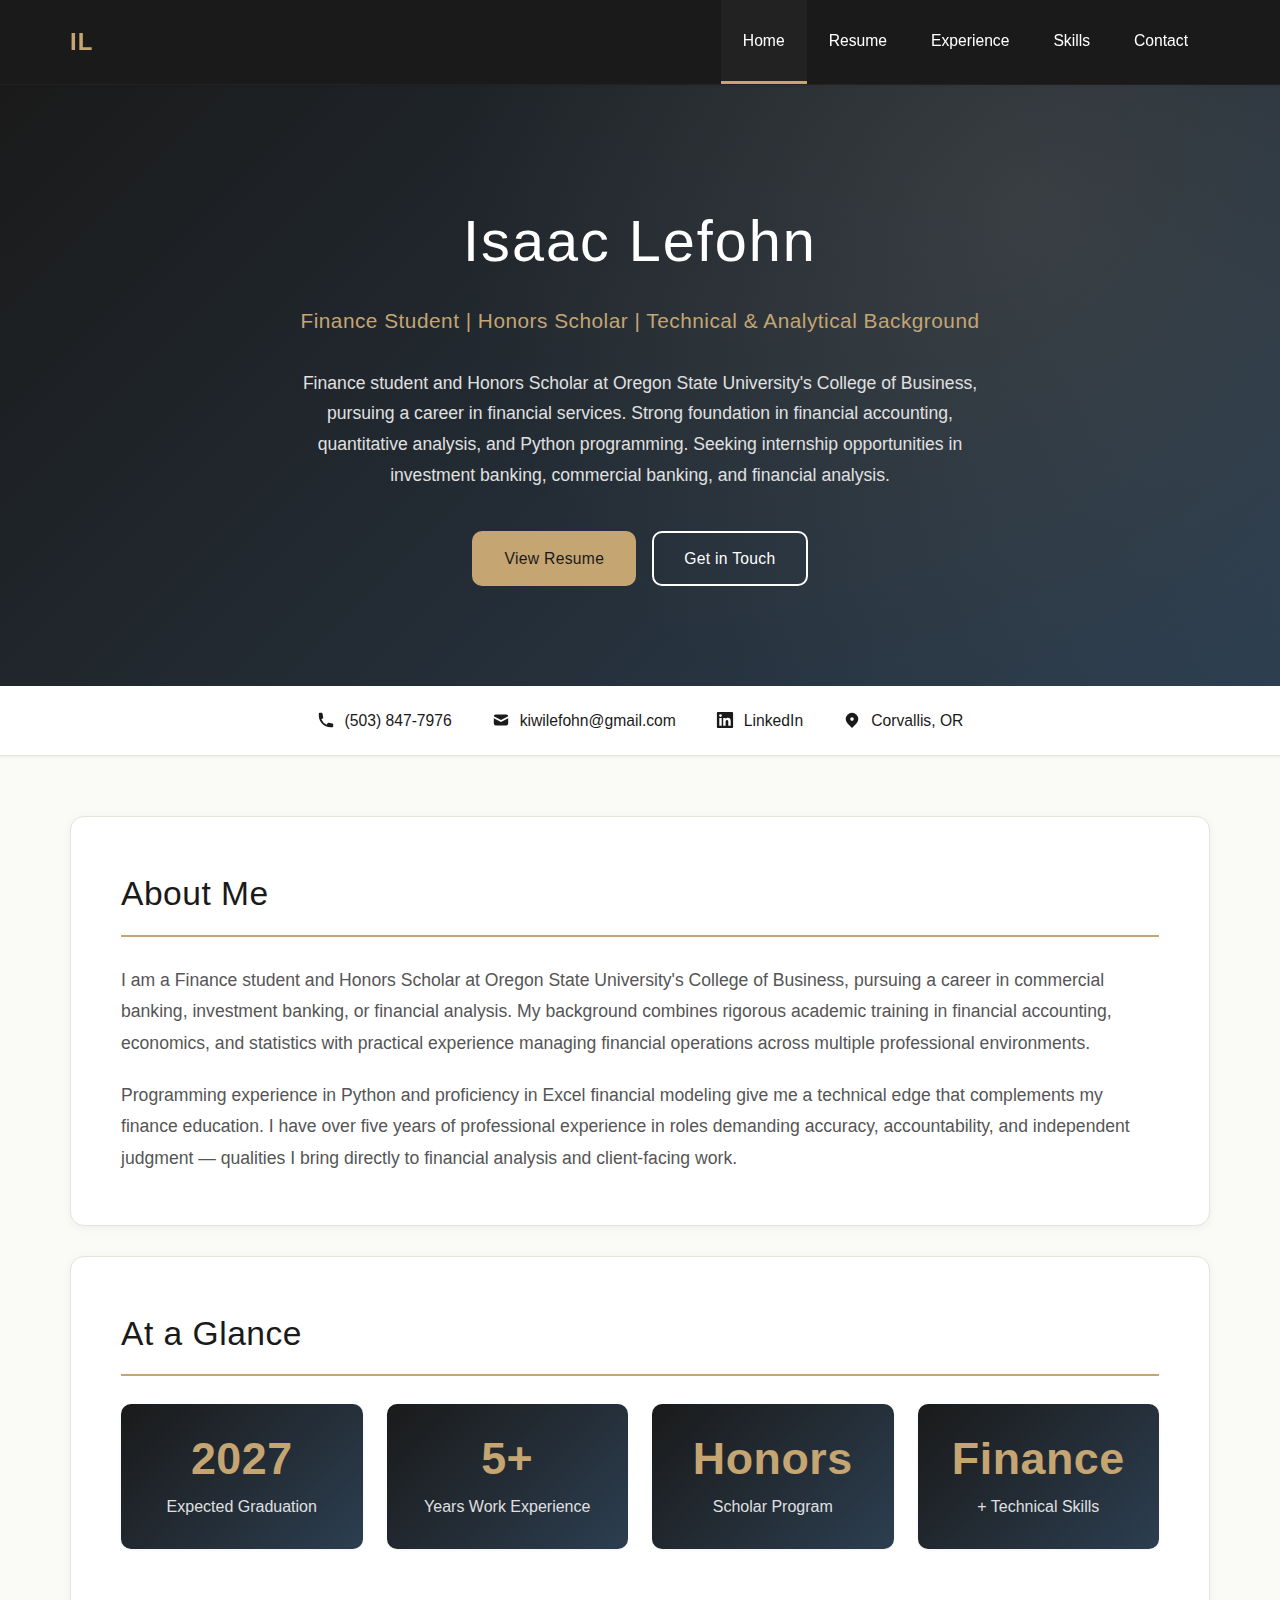
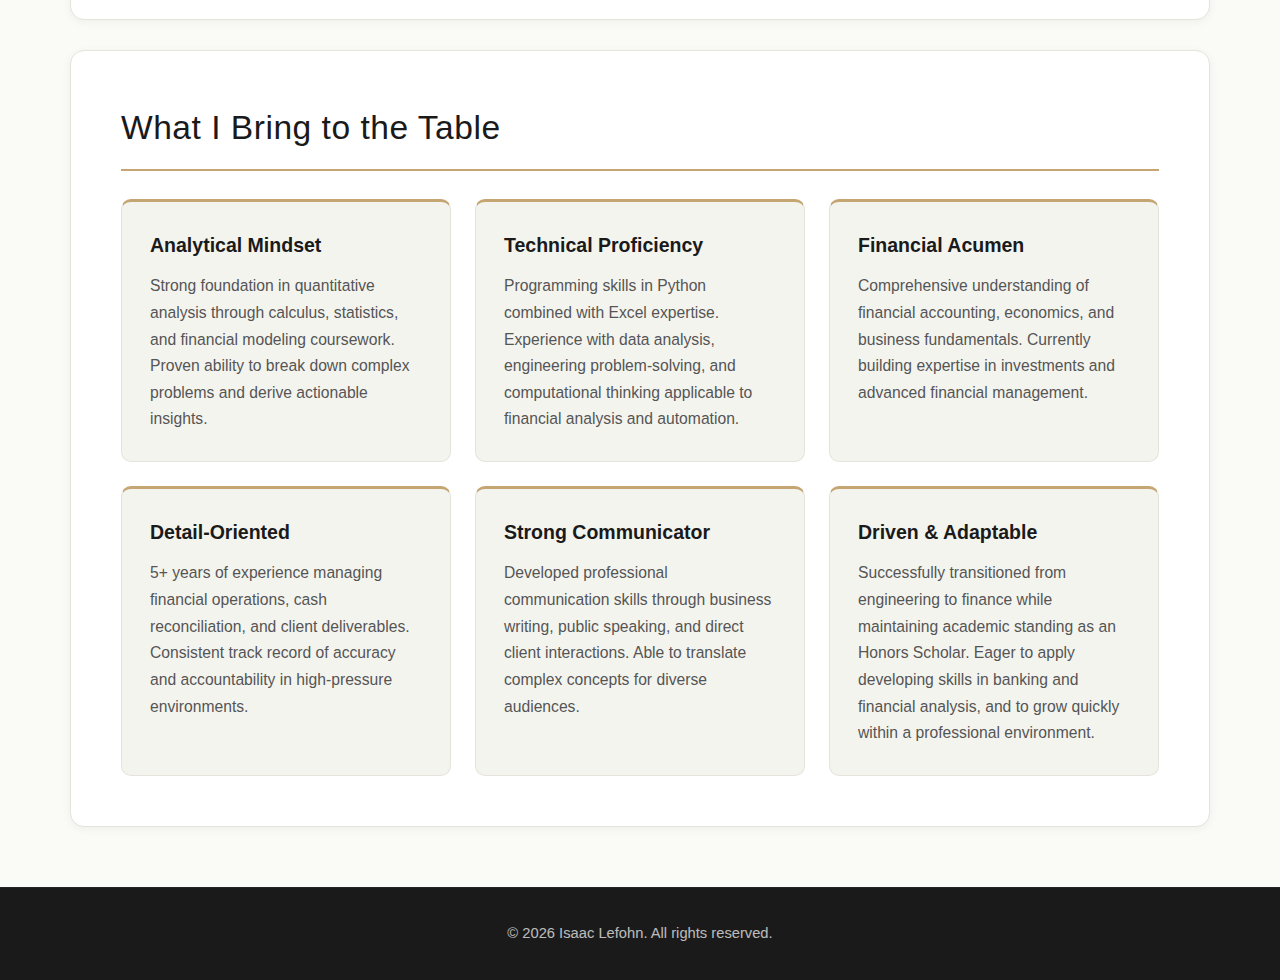
<file: index.html>
<!DOCTYPE html>
<html lang="en">
<head>
    <meta charset="UTF-8">
    <meta name="viewport" content="width=device-width, initial-scale=1.0">
    <meta name="description" content="Isaac Lefohn - Finance Student at Oregon State University with technical and analytical background. Seeking opportunities in financial services.">
    <meta name="keywords" content="Isaac Lefohn, Finance Student, Oregon State University, Financial Analysis, Python Programming">
    <title>Isaac Lefohn | Finance Student</title>
    <link rel="stylesheet" href="styles.css">
</head>
<body>
    <!-- Navigation -->
    <nav>
        <div class="nav-container">
            <a href="index.html" class="logo">IL</a>
            <button class="mobile-menu-btn" onclick="toggleMenu()">☰</button>
            <ul class="nav-links" id="navLinks">
                <li><a href="index.html" class="active">Home</a></li>
                <li><a href="resume.html">Resume</a></li>
                <li><a href="experience.html">Experience</a></li>
                <li><a href="skills.html">Skills</a></li>
                <li><a href="contact.html">Contact</a></li>
            </ul>
        </div>
    </nav>

    <!-- Hero Section -->
    <div class="hero">
        <h1>Isaac Lefohn</h1>
        <p class="subtitle">Finance Student | Honors Scholar | Technical & Analytical Background</p>
        <p>Finance student and Honors Scholar at Oregon State University's College of Business, pursuing a career in financial services. Strong foundation in financial accounting, quantitative analysis, and Python programming. Seeking internship opportunities in investment banking, commercial banking, and financial analysis.</p>
        <div class="cta-buttons">
            <a href="resume.html" class="btn btn-primary">View Resume</a>
            <a href="contact.html" class="btn btn-secondary">Get in Touch</a>
        </div>
    </div>

    <!-- Contact Bar -->
    <div class="contact-bar">
        <div class="contact-container">
            <a href="tel:5038477976" class="contact-item">
                <svg fill="currentColor" viewBox="0 0 20 20"><path d="M2 3a1 1 0 011-1h2.153a1 1 0 01.986.836l.74 4.435a1 1 0 01-.54 1.06l-1.548.773a11.037 11.037 0 006.105 6.105l.774-1.548a1 1 0 011.059-.54l4.435.74a1 1 0 01.836.986V17a1 1 0 01-1 1h-2C7.82 18 2 12.18 2 5V3z"/></svg>
                (503) 847-7976
            </a>
            <a href="mailto:kiwilefohn@gmail.com" class="contact-item">
                <svg fill="currentColor" viewBox="0 0 20 20"><path d="M2.003 5.884L10 9.882l7.997-3.998A2 2 0 0016 4H4a2 2 0 00-1.997 1.884z"/><path d="M18 8.118l-8 4-8-4V14a2 2 0 002 2h12a2 2 0 002-2V8.118z"/></svg>
                kiwilefohn@gmail.com
            </a>
            <a href="https://www.linkedin.com/in/isaac-lefohn-472a152b0" target="_blank" class="contact-item">
                <svg fill="currentColor" viewBox="0 0 20 20"><path fill-rule="evenodd" d="M16.338 16.338H13.67V12.16c0-.995-.017-2.277-1.387-2.277-1.39 0-1.601 1.086-1.601 2.207v4.248H8.014v-8.59h2.559v1.174h.037c.356-.675 1.227-1.387 2.526-1.387 2.703 0 3.203 1.778 3.203 4.092v4.711zM5.005 6.575a1.548 1.548 0 11-.003-3.096 1.548 1.548 0 01.003 3.096zm-1.337 9.763H6.34v-8.59H3.667v8.59zM17.668 1H2.328C1.595 1 1 1.581 1 2.298v15.403C1 18.418 1.595 19 2.328 19h15.34c.734 0 1.332-.582 1.332-1.299V2.298C19 1.581 18.402 1 17.668 1z" clip-rule="evenodd"/></svg>
                LinkedIn
            </a>
            <span class="contact-item">
                <svg fill="currentColor" viewBox="0 0 20 20"><path fill-rule="evenodd" d="M5.05 4.05a7 7 0 119.9 9.9L10 18.9l-4.95-4.95a7 7 0 010-9.9zM10 11a2 2 0 100-4 2 2 0 000 4z" clip-rule="evenodd"/></svg>
                Corvallis, OR
            </span>
        </div>
    </div>

    <!-- Main Content -->
    <div class="container">
        <!-- About Section -->
        <div class="section">
            <h2>About Me</h2>
            <p style="font-size: 1.1em; line-height: 1.8; color: #555;">
                I am a Finance student and Honors Scholar at Oregon State University's College of Business, pursuing a career in commercial banking, investment banking, or financial analysis. My background combines rigorous academic training in financial accounting, economics, and statistics with practical experience managing financial operations across multiple professional environments.
            </p>
            <p style="font-size: 1.1em; line-height: 1.8; color: #555; margin-top: 20px;">
                Programming experience in Python and proficiency in Excel financial modeling give me a technical edge that complements my finance education. I have over five years of professional experience in roles demanding accuracy, accountability, and independent judgment — qualities I bring directly to financial analysis and client-facing work.
            </p>
        </div>

        <!-- Key Stats -->
        <div class="section">
            <h2>At a Glance</h2>
            <div class="stats">
                <div class="stat-card">
                    <span class="stat-number">2027</span>
                    <span class="stat-label">Expected Graduation</span>
                </div>
                <div class="stat-card">
                    <span class="stat-number">5+</span>
                    <span class="stat-label">Years Work Experience</span>
                </div>
                <div class="stat-card">
                    <span class="stat-number">Honors</span>
                    <span class="stat-label">Scholar Program</span>
                </div>
                <div class="stat-card">
                    <span class="stat-number">Finance</span>
                    <span class="stat-label">+ Technical Skills</span>
                </div>
            </div>
        </div>

        <!-- What I Offer -->
        <div class="section">
            <h2>What I Bring to the Table</h2>
            <div class="features">
                <div class="feature-card">
                    <h3>Analytical Mindset</h3>
                    <p>Strong foundation in quantitative analysis through calculus, statistics, and financial modeling coursework. Proven ability to break down complex problems and derive actionable insights.</p>
                </div>
                <div class="feature-card">
                    <h3>Technical Proficiency</h3>
                    <p>Programming skills in Python combined with Excel expertise. Experience with data analysis, engineering problem-solving, and computational thinking applicable to financial analysis and automation.</p>
                </div>
                <div class="feature-card">
                    <h3>Financial Acumen</h3>
                    <p>Comprehensive understanding of financial accounting, economics, and business fundamentals. Currently building expertise in investments and advanced financial management.</p>
                </div>
                <div class="feature-card">
                    <h3>Detail-Oriented</h3>
                    <p>5+ years of experience managing financial operations, cash reconciliation, and client deliverables. Consistent track record of accuracy and accountability in high-pressure environments.</p>
                </div>
                <div class="feature-card">
                    <h3>Strong Communicator</h3>
                    <p>Developed professional communication skills through business writing, public speaking, and direct client interactions. Able to translate complex concepts for diverse audiences.</p>
                </div>
                <div class="feature-card">
                    <h3>Driven & Adaptable</h3>
                    <p>Successfully transitioned from engineering to finance while maintaining academic standing as an Honors Scholar. Eager to apply developing skills in banking and financial analysis, and to grow quickly within a professional environment.</p>
                </div>
            </div>
        </div>
    </div>

    <!-- Footer -->
    <footer>
        <p>&copy; 2026 Isaac Lefohn. All rights reserved.</p>
    </footer>

    <script src="script.js"></script>
</body>
</html>
</file>
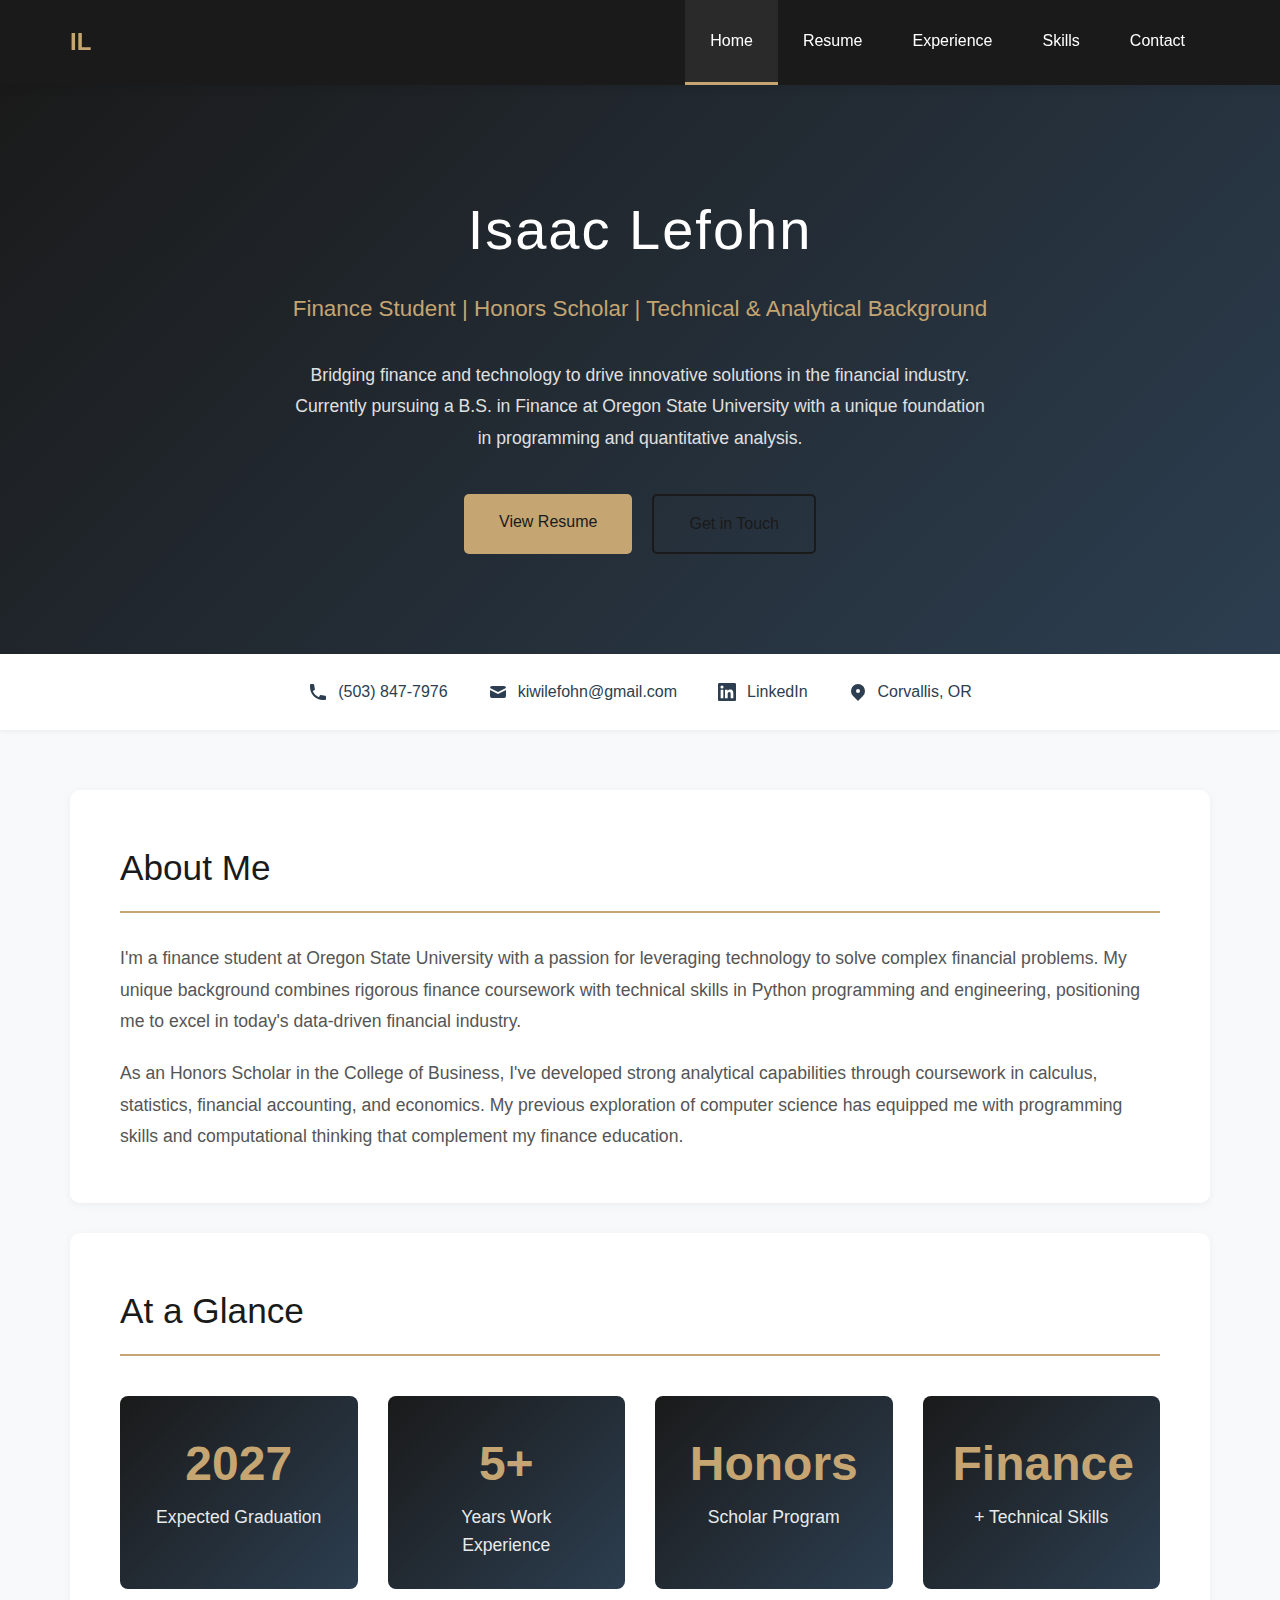
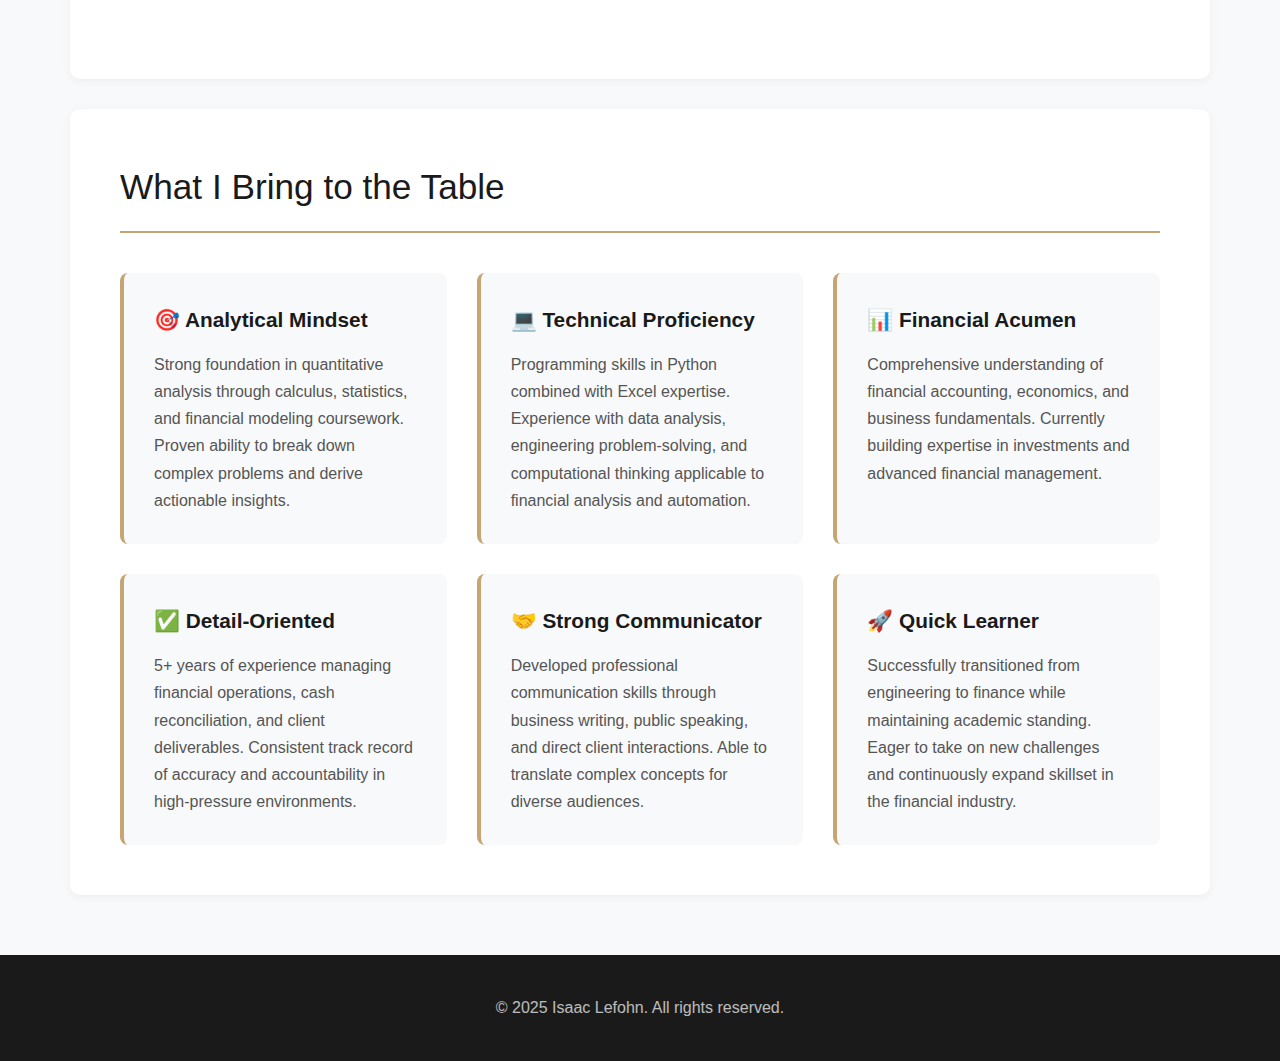
<file: files/index.html>
<!DOCTYPE html>
<html lang="en">
<head>
    <meta charset="UTF-8">
    <meta name="viewport" content="width=device-width, initial-scale=1.0">
    <meta name="description" content="Isaac Lefohn - Finance Student at Oregon State University with technical and analytical background. Seeking opportunities in financial services.">
    <meta name="keywords" content="Isaac Lefohn, Finance Student, Oregon State University, Financial Analysis, Python Programming">
    <title>Isaac Lefohn | Finance Student</title>
    <link rel="stylesheet" href="styles.css">
</head>
<body>
    <!-- Navigation -->
    <nav>
        <div class="nav-container">
            <a href="index.html" class="logo">IL</a>
            <button class="mobile-menu-btn" onclick="toggleMenu()">☰</button>
            <ul class="nav-links" id="navLinks">
                <li><a href="index.html" class="active">Home</a></li>
                <li><a href="resume.html">Resume</a></li>
                <li><a href="experience.html">Experience</a></li>
                <li><a href="skills.html">Skills</a></li>
                <li><a href="contact.html">Contact</a></li>
            </ul>
        </div>
    </nav>

    <!-- Hero Section -->
    <div class="hero">
        <h1>Isaac Lefohn</h1>
        <p class="subtitle">Finance Student | Honors Scholar | Technical & Analytical Background</p>
        <p>Bridging finance and technology to drive innovative solutions in the financial industry. Currently pursuing a B.S. in Finance at Oregon State University with a unique foundation in programming and quantitative analysis.</p>
        <div class="cta-buttons">
            <a href="resume.html" class="btn btn-primary">View Resume</a>
            <a href="contact.html" class="btn btn-secondary">Get in Touch</a>
        </div>
    </div>

    <!-- Contact Bar -->
    <div class="contact-bar">
        <div class="contact-container">
            <a href="tel:5038477976" class="contact-item">
                <svg fill="currentColor" viewBox="0 0 20 20"><path d="M2 3a1 1 0 011-1h2.153a1 1 0 01.986.836l.74 4.435a1 1 0 01-.54 1.06l-1.548.773a11.037 11.037 0 006.105 6.105l.774-1.548a1 1 0 011.059-.54l4.435.74a1 1 0 01.836.986V17a1 1 0 01-1 1h-2C7.82 18 2 12.18 2 5V3z"/></svg>
                (503) 847-7976
            </a>
            <a href="mailto:kiwilefohn@gmail.com" class="contact-item">
                <svg fill="currentColor" viewBox="0 0 20 20"><path d="M2.003 5.884L10 9.882l7.997-3.998A2 2 0 0016 4H4a2 2 0 00-1.997 1.884z"/><path d="M18 8.118l-8 4-8-4V14a2 2 0 002 2h12a2 2 0 002-2V8.118z"/></svg>
                kiwilefohn@gmail.com
            </a>
            <a href="https://www.linkedin.com/in/isaac-lefohn-472a152b0" target="_blank" class="contact-item">
                <svg fill="currentColor" viewBox="0 0 20 20"><path fill-rule="evenodd" d="M16.338 16.338H13.67V12.16c0-.995-.017-2.277-1.387-2.277-1.39 0-1.601 1.086-1.601 2.207v4.248H8.014v-8.59h2.559v1.174h.037c.356-.675 1.227-1.387 2.526-1.387 2.703 0 3.203 1.778 3.203 4.092v4.711zM5.005 6.575a1.548 1.548 0 11-.003-3.096 1.548 1.548 0 01.003 3.096zm-1.337 9.763H6.34v-8.59H3.667v8.59zM17.668 1H2.328C1.595 1 1 1.581 1 2.298v15.403C1 18.418 1.595 19 2.328 19h15.34c.734 0 1.332-.582 1.332-1.299V2.298C19 1.581 18.402 1 17.668 1z" clip-rule="evenodd"/></svg>
                LinkedIn
            </a>
            <span class="contact-item">
                <svg fill="currentColor" viewBox="0 0 20 20"><path fill-rule="evenodd" d="M5.05 4.05a7 7 0 119.9 9.9L10 18.9l-4.95-4.95a7 7 0 010-9.9zM10 11a2 2 0 100-4 2 2 0 000 4z" clip-rule="evenodd"/></svg>
                Corvallis, OR
            </span>
        </div>
    </div>

    <!-- Main Content -->
    <div class="container">
        <!-- About Section -->
        <div class="section">
            <h2>About Me</h2>
            <p style="font-size: 1.1em; line-height: 1.8; color: #555;">
                I'm a finance student at Oregon State University with a passion for leveraging technology to solve complex financial problems. My unique background combines rigorous finance coursework with technical skills in Python programming and engineering, positioning me to excel in today's data-driven financial industry.
            </p>
            <p style="font-size: 1.1em; line-height: 1.8; color: #555; margin-top: 20px;">
                As an Honors Scholar in the College of Business, I've developed strong analytical capabilities through coursework in calculus, statistics, financial accounting, and economics. My previous exploration of computer science has equipped me with programming skills and computational thinking that complement my finance education.
            </p>
        </div>

        <!-- Key Stats -->
        <div class="section">
            <h2>At a Glance</h2>
            <div class="stats">
                <div class="stat-card">
                    <span class="stat-number">2027</span>
                    <span class="stat-label">Expected Graduation</span>
                </div>
                <div class="stat-card">
                    <span class="stat-number">5+</span>
                    <span class="stat-label">Years Work Experience</span>
                </div>
                <div class="stat-card">
                    <span class="stat-number">Honors</span>
                    <span class="stat-label">Scholar Program</span>
                </div>
                <div class="stat-card">
                    <span class="stat-number">Finance</span>
                    <span class="stat-label">+ Technical Skills</span>
                </div>
            </div>
        </div>

        <!-- What I Offer -->
        <div class="section">
            <h2>What I Bring to the Table</h2>
            <div class="features">
                <div class="feature-card">
                    <h3>🎯 Analytical Mindset</h3>
                    <p>Strong foundation in quantitative analysis through calculus, statistics, and financial modeling coursework. Proven ability to break down complex problems and derive actionable insights.</p>
                </div>
                <div class="feature-card">
                    <h3>💻 Technical Proficiency</h3>
                    <p>Programming skills in Python combined with Excel expertise. Experience with data analysis, engineering problem-solving, and computational thinking applicable to financial analysis and automation.</p>
                </div>
                <div class="feature-card">
                    <h3>📊 Financial Acumen</h3>
                    <p>Comprehensive understanding of financial accounting, economics, and business fundamentals. Currently building expertise in investments and advanced financial management.</p>
                </div>
                <div class="feature-card">
                    <h3>✅ Detail-Oriented</h3>
                    <p>5+ years of experience managing financial operations, cash reconciliation, and client deliverables. Consistent track record of accuracy and accountability in high-pressure environments.</p>
                </div>
                <div class="feature-card">
                    <h3>🤝 Strong Communicator</h3>
                    <p>Developed professional communication skills through business writing, public speaking, and direct client interactions. Able to translate complex concepts for diverse audiences.</p>
                </div>
                <div class="feature-card">
                    <h3>🚀 Quick Learner</h3>
                    <p>Successfully transitioned from engineering to finance while maintaining academic standing. Eager to take on new challenges and continuously expand skillset in the financial industry.</p>
                </div>
            </div>
        </div>
    </div>

    <!-- Footer -->
    <footer>
        <p>&copy; 2025 Isaac Lefohn. All rights reserved.</p>
    </footer>

    <script src="script.js"></script>
</body>
</html>
</file>
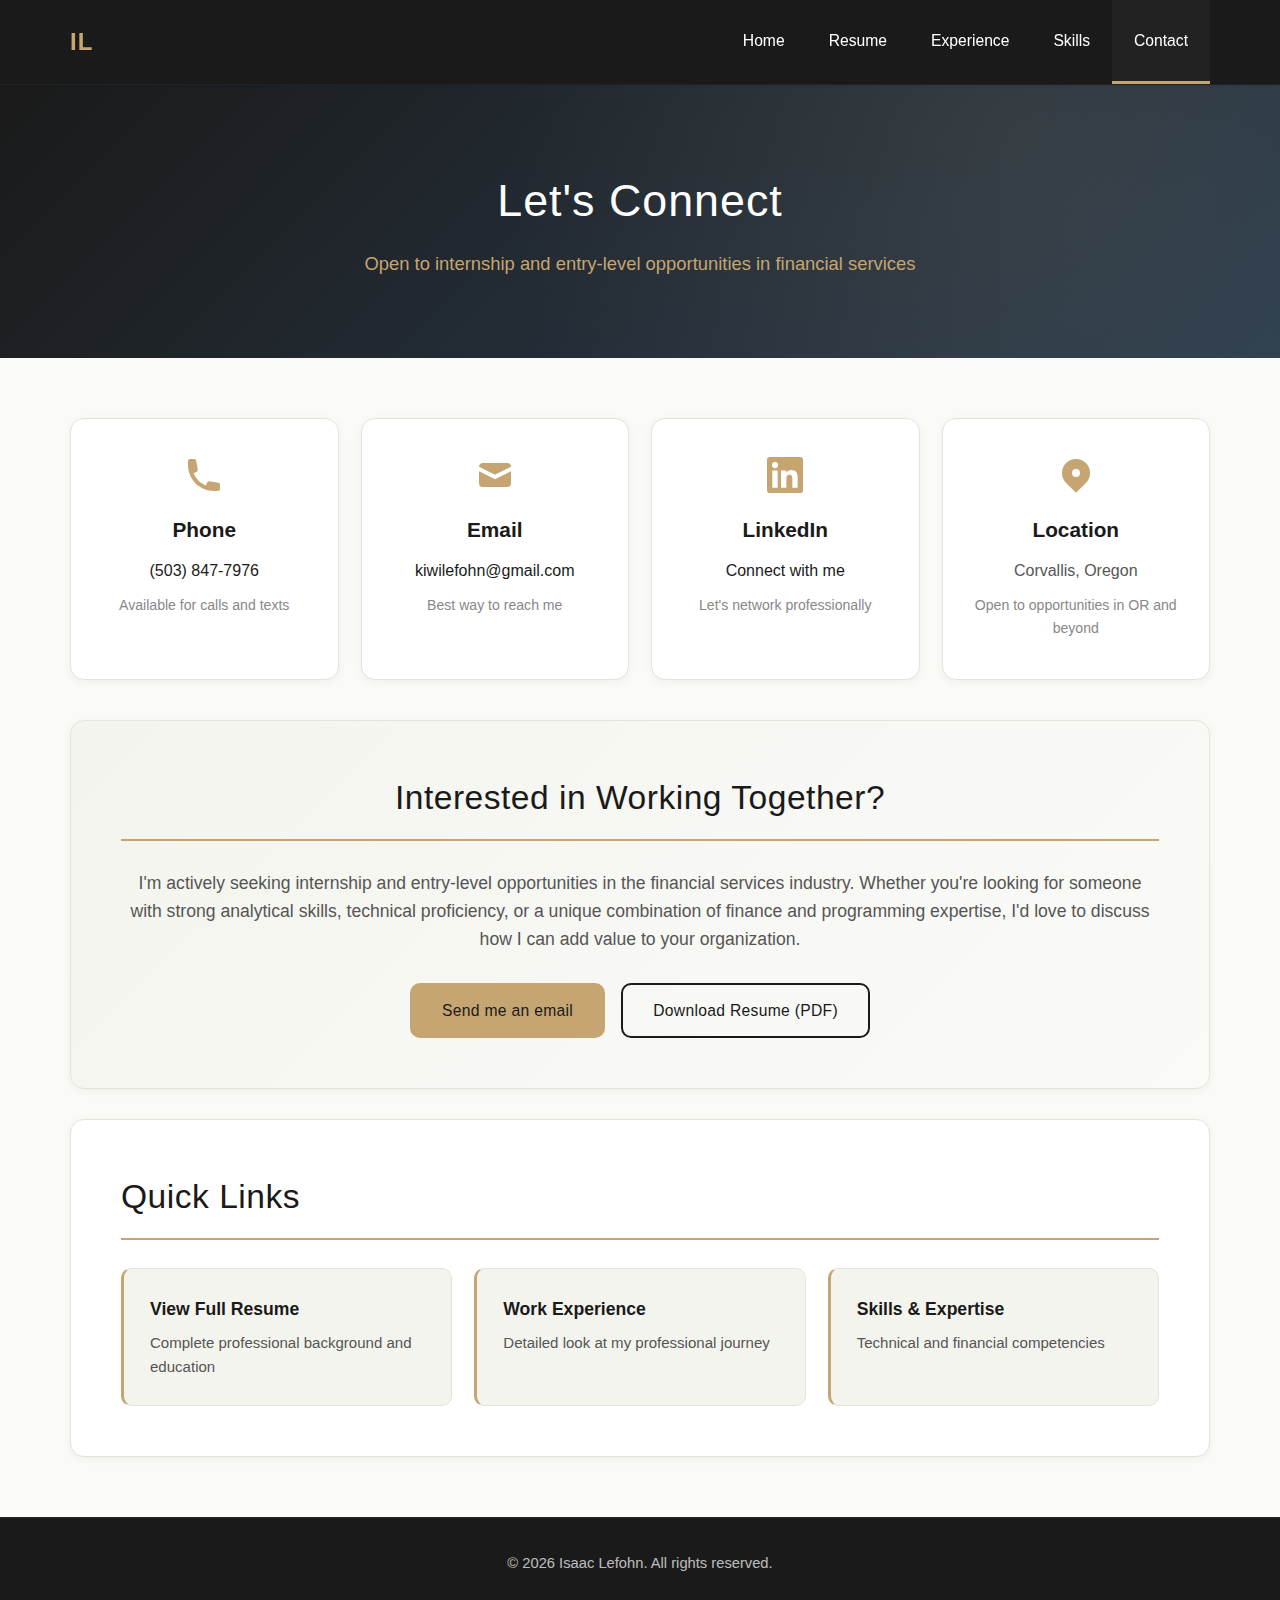
<file: contact.html>
<!DOCTYPE html>
<html lang="en">
<head>
    <meta charset="UTF-8">
    <meta name="viewport" content="width=device-width, initial-scale=1.0">
    <meta name="description" content="Contact Isaac Lefohn - Finance student at Oregon State University. Open to internship and entry-level opportunities in financial services.">
    <meta name="keywords" content="Isaac Lefohn, Contact, Finance Student, Oregon State University, Hire">
    <title>Contact | Isaac Lefohn</title>
    <link rel="stylesheet" href="styles.css">
</head>
<body>
    <!-- Navigation -->
    <nav>
        <div class="nav-container">
            <a href="index.html" class="logo">IL</a>
            <button class="mobile-menu-btn" onclick="toggleMenu()">☰</button>
            <ul class="nav-links" id="navLinks">
                <li><a href="index.html">Home</a></li>
                <li><a href="resume.html">Resume</a></li>
                <li><a href="experience.html">Experience</a></li>
                <li><a href="skills.html">Skills</a></li>
                <li><a href="contact.html" class="active">Contact</a></li>
            </ul>
        </div>
    </nav>

    <!-- Page Header -->
    <div class="page-header">
        <h1>Let's Connect</h1>
        <p>Open to internship and entry-level opportunities in financial services</p>
    </div>

    <!-- Main Content -->
    <div class="container">
        <div class="contact-grid">
            <div class="contact-card">
                <div class="contact-icon">
                    <svg fill="currentColor" viewBox="0 0 20 20" width="40" height="40">
                        <path d="M2 3a1 1 0 011-1h2.153a1 1 0 01.986.836l.74 4.435a1 1 0 01-.54 1.06l-1.548.773a11.037 11.037 0 006.105 6.105l.774-1.548a1 1 0 011.059-.54l4.435.74a1 1 0 01.836.986V17a1 1 0 01-1 1h-2C7.82 18 2 12.18 2 5V3z"/>
                    </svg>
                </div>
                <h3>Phone</h3>
                <p><a href="tel:5038477976">(503) 847-7976</a></p>
                <p class="description">Available for calls and texts</p>
            </div>

            <div class="contact-card">
                <div class="contact-icon">
                    <svg fill="currentColor" viewBox="0 0 20 20" width="40" height="40">
                        <path d="M2.003 5.884L10 9.882l7.997-3.998A2 2 0 0016 4H4a2 2 0 00-1.997 1.884z"/>
                        <path d="M18 8.118l-8 4-8-4V14a2 2 0 002 2h12a2 2 0 002-2V8.118z"/>
                    </svg>
                </div>
                <h3>Email</h3>
                <p><a href="mailto:kiwilefohn@gmail.com">kiwilefohn@gmail.com</a></p>
                <p class="description">Best way to reach me</p>
            </div>

            <div class="contact-card">
                <div class="contact-icon">
                    <svg fill="currentColor" viewBox="0 0 20 20" width="40" height="40">
                        <path fill-rule="evenodd" d="M16.338 16.338H13.67V12.16c0-.995-.017-2.277-1.387-2.277-1.39 0-1.601 1.086-1.601 2.207v4.248H8.014v-8.59h2.559v1.174h.037c.356-.675 1.227-1.387 2.526-1.387 2.703 0 3.203 1.778 3.203 4.092v4.711zM5.005 6.575a1.548 1.548 0 11-.003-3.096 1.548 1.548 0 01.003 3.096zm-1.337 9.763H6.34v-8.59H3.667v8.59zM17.668 1H2.328C1.595 1 1 1.581 1 2.298v15.403C1 18.418 1.595 19 2.328 19h15.34c.734 0 1.332-.582 1.332-1.299V2.298C19 1.581 18.402 1 17.668 1z" clip-rule="evenodd"/>
                    </svg>
                </div>
                <h3>LinkedIn</h3>
                <p><a href="https://www.linkedin.com/in/isaac-lefohn-472a152b0" target="_blank">Connect with me</a></p>
                <p class="description">Let's network professionally</p>
            </div>

            <div class="contact-card">
                <div class="contact-icon">
                    <svg fill="currentColor" viewBox="0 0 20 20" width="40" height="40">
                        <path fill-rule="evenodd" d="M5.05 4.05a7 7 0 119.9 9.9L10 18.9l-4.95-4.95a7 7 0 010-9.9zM10 11a2 2 0 100-4 2 2 0 000 4z" clip-rule="evenodd"/>
                    </svg>
                </div>
                <h3>Location</h3>
                <p>Corvallis, Oregon</p>
                <p class="description">Open to opportunities in OR and beyond</p>
            </div>
        </div>

        <!-- CTA Section -->
        <div class="section cta-section">
            <h2>Interested in Working Together?</h2>
            <p style="font-size: 1.1em; margin-bottom: 30px; color: #555;">
                I'm actively seeking internship and entry-level opportunities in the financial services industry. Whether you're looking for someone with strong analytical skills, technical proficiency, or a unique combination of finance and programming expertise, I'd love to discuss how I can add value to your organization.
            </p>
            <div class="cta-buttons">
                <a href="mailto:kiwilefohn@gmail.com?subject=Opportunity%20Inquiry" class="btn btn-primary">Send me an email</a>
                <a href="Isaac_Lefohn_Resume.pdf" download class="btn btn-secondary">Download Resume (PDF)</a>
            </div>
        </div>

        <!-- Quick Links -->
        <div class="section">
            <h2>Quick Links</h2>
            <div class="quick-links-grid">
                <a href="resume.html" class="quick-link-card">
                    <h4>View Full Resume</h4>
                    <p>Complete professional background and education</p>
                </a>
                <a href="experience.html" class="quick-link-card">
                    <h4>Work Experience</h4>
                    <p>Detailed look at my professional journey</p>
                </a>
                <a href="skills.html" class="quick-link-card">
                    <h4>Skills & Expertise</h4>
                    <p>Technical and financial competencies</p>
                </a>
            </div>
        </div>
    </div>

    <!-- Footer -->
    <footer>
        <p>&copy; 2026 Isaac Lefohn. All rights reserved.</p>
    </footer>

    <script src="script.js"></script>
</body>
</html>
</file>
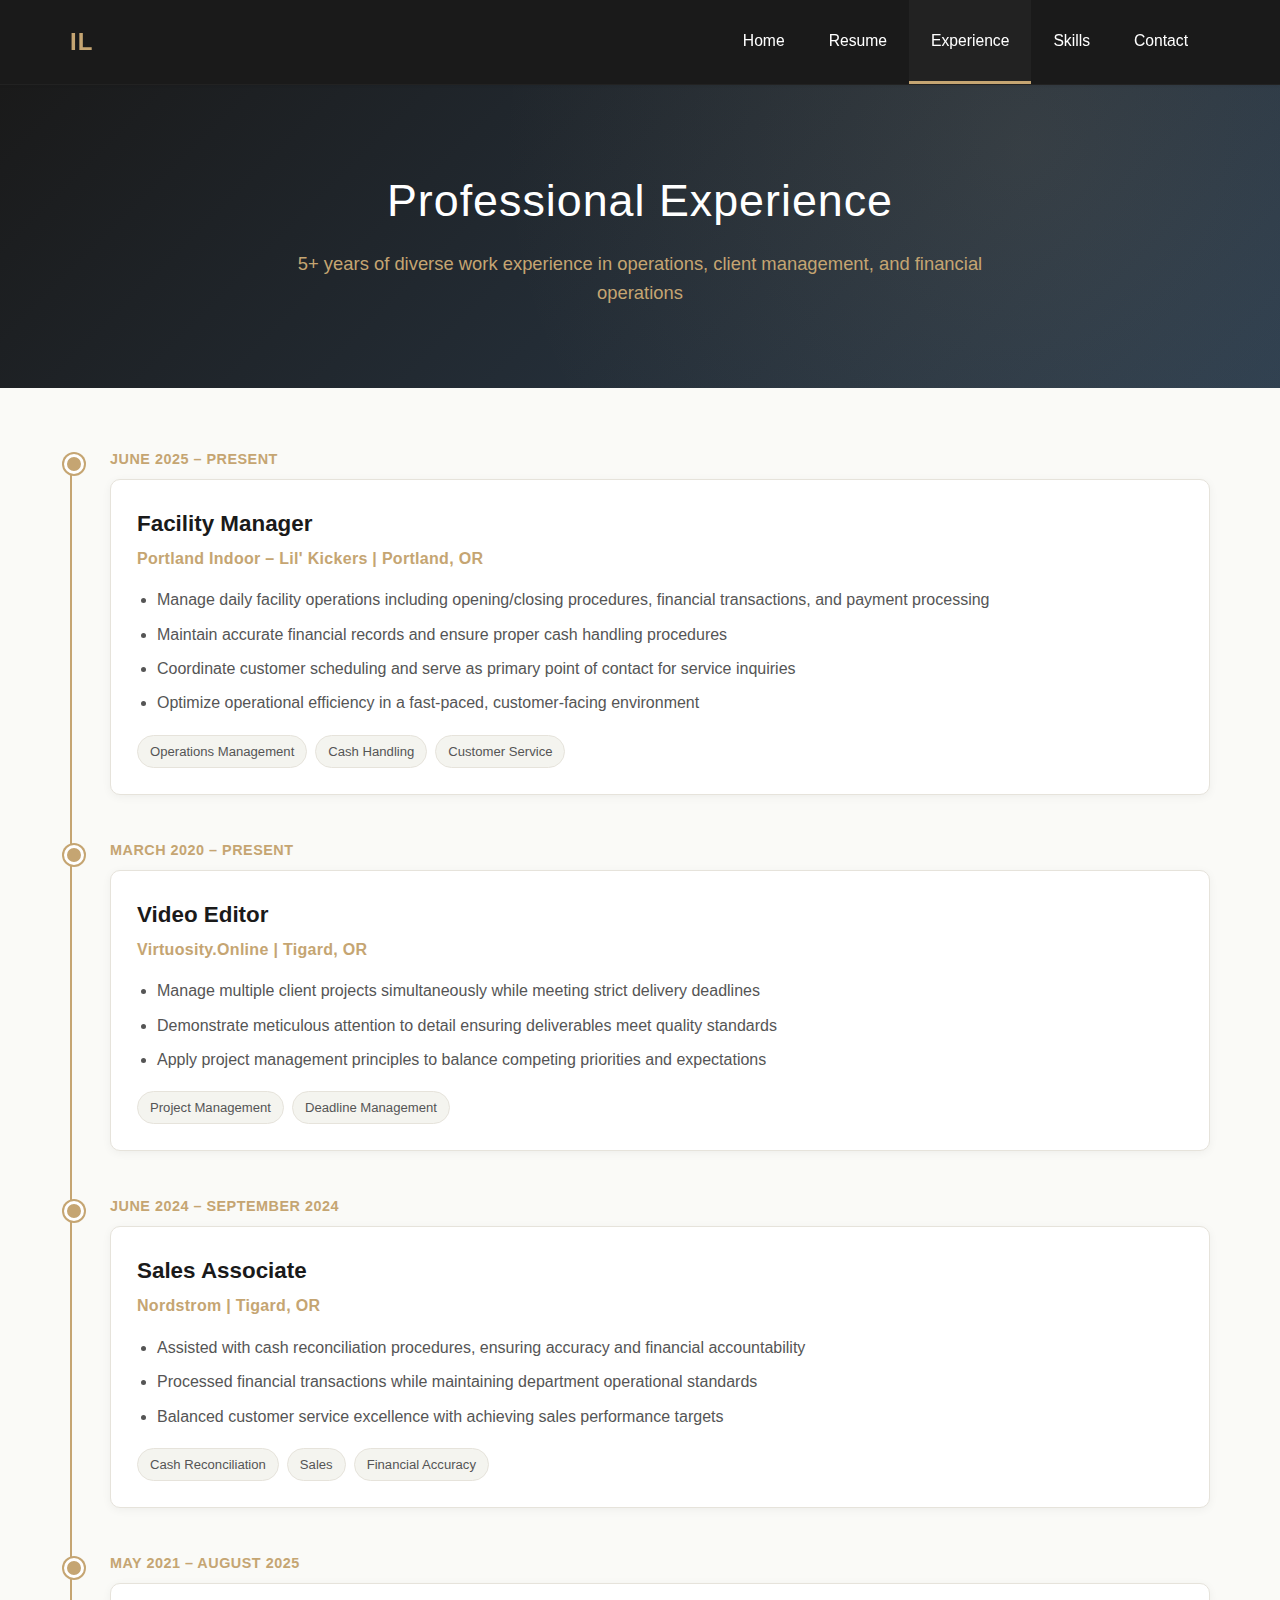
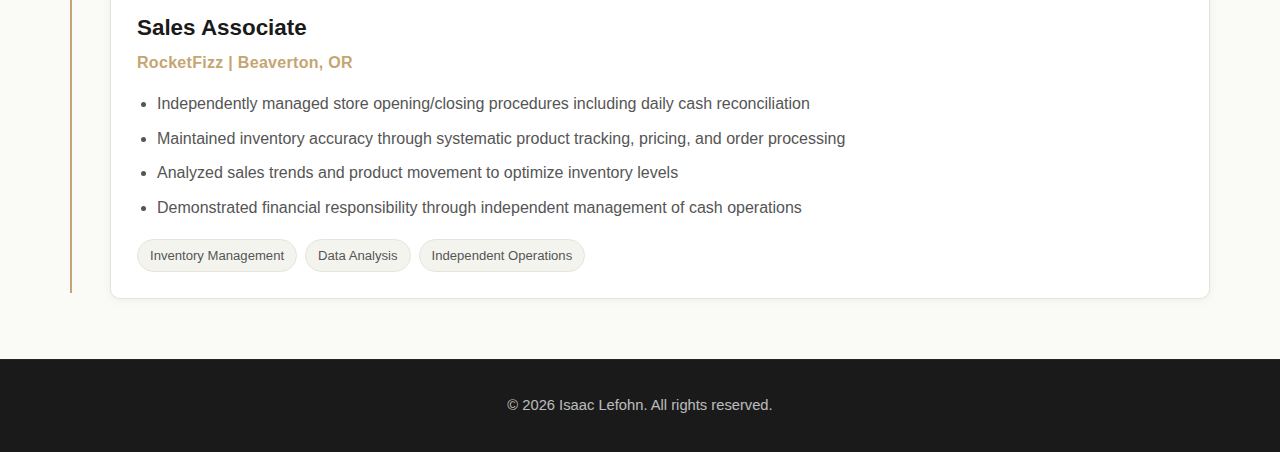
<file: experience.html>
<!DOCTYPE html>
<html lang="en">
<head>
    <meta charset="UTF-8">
    <meta name="viewport" content="width=device-width, initial-scale=1.0">
    <meta name="description" content="Isaac Lefohn's professional experience - Facility management, video editing, retail sales, and financial operations across multiple industries.">
    <meta name="keywords" content="Isaac Lefohn, Experience, Work History, Finance, Operations Management">
    <title>Experience | Isaac Lefohn</title>
    <link rel="stylesheet" href="styles.css">
</head>
<body>
    <!-- Navigation -->
    <nav>
        <div class="nav-container">
            <a href="index.html" class="logo">IL</a>
            <button class="mobile-menu-btn" onclick="toggleMenu()">☰</button>
            <ul class="nav-links" id="navLinks">
                <li><a href="index.html">Home</a></li>
                <li><a href="resume.html">Resume</a></li>
                <li><a href="experience.html" class="active">Experience</a></li>
                <li><a href="skills.html">Skills</a></li>
                <li><a href="contact.html">Contact</a></li>
            </ul>
        </div>
    </nav>

    <!-- Page Header -->
    <div class="page-header">
        <h1>Professional Experience</h1>
        <p>5+ years of diverse work experience in operations, client management, and financial operations</p>
    </div>

    <!-- Main Content -->
    <div class="container">
        <div class="timeline">
            <div class="timeline-item">
                <div class="timeline-date">June 2025 – Present</div>
                <div class="timeline-content">
                    <h3>Facility Manager</h3>
                    <h4>Portland Indoor – Lil' Kickers | Portland, OR</h4>
                    <ul>
                        <li>Manage daily facility operations including opening/closing procedures, financial transactions, and payment processing</li>
                        <li>Maintain accurate financial records and ensure proper cash handling procedures</li>
                        <li>Coordinate customer scheduling and serve as primary point of contact for service inquiries</li>
                        <li>Optimize operational efficiency in a fast-paced, customer-facing environment</li>
                    </ul>
                    <div class="skills-tags">
                        <span>Operations Management</span>
                        <span>Cash Handling</span>
                        <span>Customer Service</span>
                    </div>
                </div>
            </div>

            <div class="timeline-item">
                <div class="timeline-date">March 2020 – Present</div>
                <div class="timeline-content">
                    <h3>Video Editor</h3>
                    <h4>Virtuosity.Online | Tigard, OR</h4>
                    <ul>
                        <li>Manage multiple client projects simultaneously while meeting strict delivery deadlines</li>
                        <li>Demonstrate meticulous attention to detail ensuring deliverables meet quality standards</li>
                        <li>Apply project management principles to balance competing priorities and expectations</li>
                    </ul>
                    <div class="skills-tags">
                        <span>Project Management</span>
                        <span>Deadline Management</span>
                    </div>
                </div>
            </div>

            <div class="timeline-item">
                <div class="timeline-date">June 2024 – September 2024</div>
                <div class="timeline-content">
                    <h3>Sales Associate</h3>
                    <h4>Nordstrom | Tigard, OR</h4>
                    <ul>
                        <li>Assisted with cash reconciliation procedures, ensuring accuracy and financial accountability</li>
                        <li>Processed financial transactions while maintaining department operational standards</li>
                        <li>Balanced customer service excellence with achieving sales performance targets</li>
                    </ul>
                    <div class="skills-tags">
                        <span>Cash Reconciliation</span>
                        <span>Sales</span>
                        <span>Financial Accuracy</span>
                    </div>
                </div>
            </div>

            <div class="timeline-item">
                <div class="timeline-date">May 2021 – August 2025</div>
                <div class="timeline-content">
                    <h3>Sales Associate</h3>
                    <h4>RocketFizz | Beaverton, OR</h4>
                    <ul>
                        <li>Independently managed store opening/closing procedures including daily cash reconciliation</li>
                        <li>Maintained inventory accuracy through systematic product tracking, pricing, and order processing</li>
                        <li>Analyzed sales trends and product movement to optimize inventory levels</li>
                        <li>Demonstrated financial responsibility through independent management of cash operations</li>
                    </ul>
                    <div class="skills-tags">
                        <span>Inventory Management</span>
                        <span>Data Analysis</span>
                        <span>Independent Operations</span>
                    </div>
                </div>
            </div>
        </div>
    </div>

    <!-- Footer -->
    <footer>
        <p>&copy; 2026 Isaac Lefohn. All rights reserved.</p>
    </footer>

    <script src="script.js"></script>
</body>
</html>
</file>
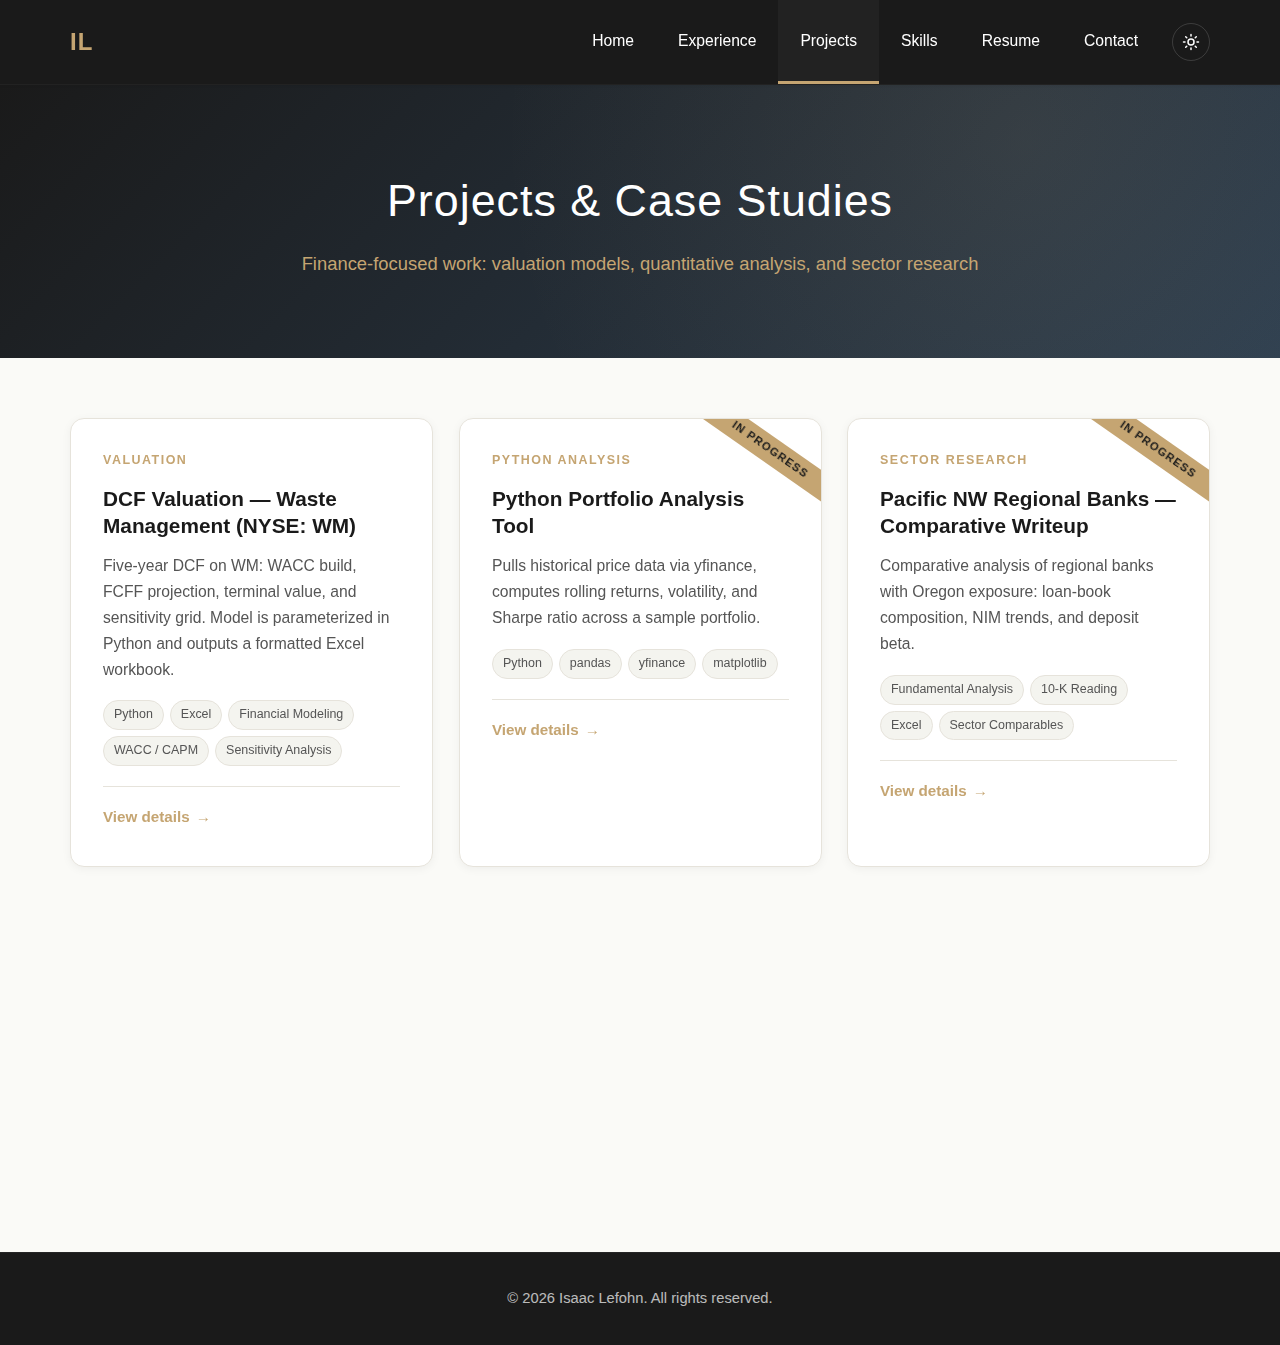
<file: projects.html>
<!DOCTYPE html>
<html lang="en">
<head>
    <meta charset="UTF-8">
    <meta name="viewport" content="width=device-width, initial-scale=1.0">
    <meta name="description" content="Isaac Lefohn's finance projects: DCF valuation models, Python portfolio analysis, and sector research writeups.">
    <meta name="author" content="Isaac Lefohn">
    <title>Projects | Isaac Lefohn</title>
    <link rel="canonical" href="https://isaaclefohn.github.io/projects.html">

    <meta property="og:type" content="profile">
    <meta property="og:title" content="Projects | Isaac Lefohn">
    <meta property="og:description" content="Finance projects: valuation models, Python-based portfolio analysis, and regional bank sector research.">
    <meta property="og:url" content="https://isaaclefohn.github.io/projects.html">
    <meta property="og:site_name" content="Isaac Lefohn">
    <meta name="twitter:card" content="summary">

    <link rel="stylesheet" href="styles.css">
    <link rel="icon" href="data:image/svg+xml,%3Csvg xmlns='http://www.w3.org/2000/svg' viewBox='0 0 64 64'%3E%3Crect width='64' height='64' rx='12' fill='%231a1a1a'/%3E%3Ctext x='32' y='44' font-family='-apple-system,sans-serif' font-size='32' font-weight='600' text-anchor='middle' fill='%23c5a572'%3EIL%3C/text%3E%3C/svg%3E">

    <script>
        (function() {
            try {
                var stored = localStorage.getItem('theme');
                var prefersDark = window.matchMedia && window.matchMedia('(prefers-color-scheme: dark)').matches;
                document.documentElement.setAttribute('data-theme', stored || (prefersDark ? 'dark' : 'light'));
            } catch (e) {}
        })();
    </script>
</head>
<body>
    <a href="#main" class="skip-link">Skip to main content</a>

    <nav aria-label="Primary">
        <div class="nav-container">
            <a href="index.html" class="logo">IL</a>
            <div class="nav-right">
                <ul class="nav-links" id="navLinks">
                    <li><a href="index.html">Home</a></li>
                    <li><a href="experience.html">Experience</a></li>
                    <li><a href="projects.html" class="active" aria-current="page">Projects</a></li>
                    <li><a href="skills.html">Skills</a></li>
                    <li><a href="resume.html">Resume</a></li>
                    <li><a href="contact.html">Contact</a></li>
                </ul>
                <button id="theme-toggle" class="theme-toggle" type="button" aria-label="Toggle color theme" aria-pressed="false">
                    <svg class="icon-sun" fill="none" stroke="currentColor" stroke-width="2" stroke-linecap="round" stroke-linejoin="round" viewBox="0 0 24 24" aria-hidden="true"><circle cx="12" cy="12" r="4"/><path d="M12 2v2M12 20v2M4.93 4.93l1.41 1.41M17.66 17.66l1.41 1.41M2 12h2M20 12h2M4.93 19.07l1.41-1.41M17.66 6.34l1.41-1.41"/></svg>
                    <svg class="icon-moon" fill="none" stroke="currentColor" stroke-width="2" stroke-linecap="round" stroke-linejoin="round" viewBox="0 0 24 24" aria-hidden="true"><path d="M21 12.79A9 9 0 1 1 11.21 3 7 7 0 0 0 21 12.79z"/></svg>
                </button>
                <button class="mobile-menu-btn" onclick="toggleMenu()" aria-label="Toggle navigation menu" aria-expanded="false" aria-controls="navLinks">&#9776;</button>
            </div>
        </div>
    </nav>

    <main id="main">
        <div class="page-header">
            <h1>Projects &amp; Case Studies</h1>
            <p>Finance-focused work: valuation models, quantitative analysis, and sector research</p>
        </div>

        <div class="container">
            <div id="project-grid" class="project-grid" aria-live="polite">
                <!-- Projects render here from projects-data.js -->
            </div>

            <section class="cta-block fade-in" aria-labelledby="cta-heading">
                <h3 id="cta-heading">Want to dig into any of these?</h3>
                <p>Happy to walk through the modeling assumptions or share the underlying spreadsheet / notebook.</p>
                <div class="cta-buttons">
                    <a href="contact.html" class="btn btn-primary">Get in Touch</a>
                    <a href="experience.html" class="btn btn-secondary">View Experience</a>
                </div>
            </section>
        </div>
    </main>

    <footer>
        <p>&copy; 2026 Isaac Lefohn. All rights reserved.</p>
    </footer>

    <script src="projects-data.js"></script>
    <script src="script.js"></script>
</body>
</html>
</file>
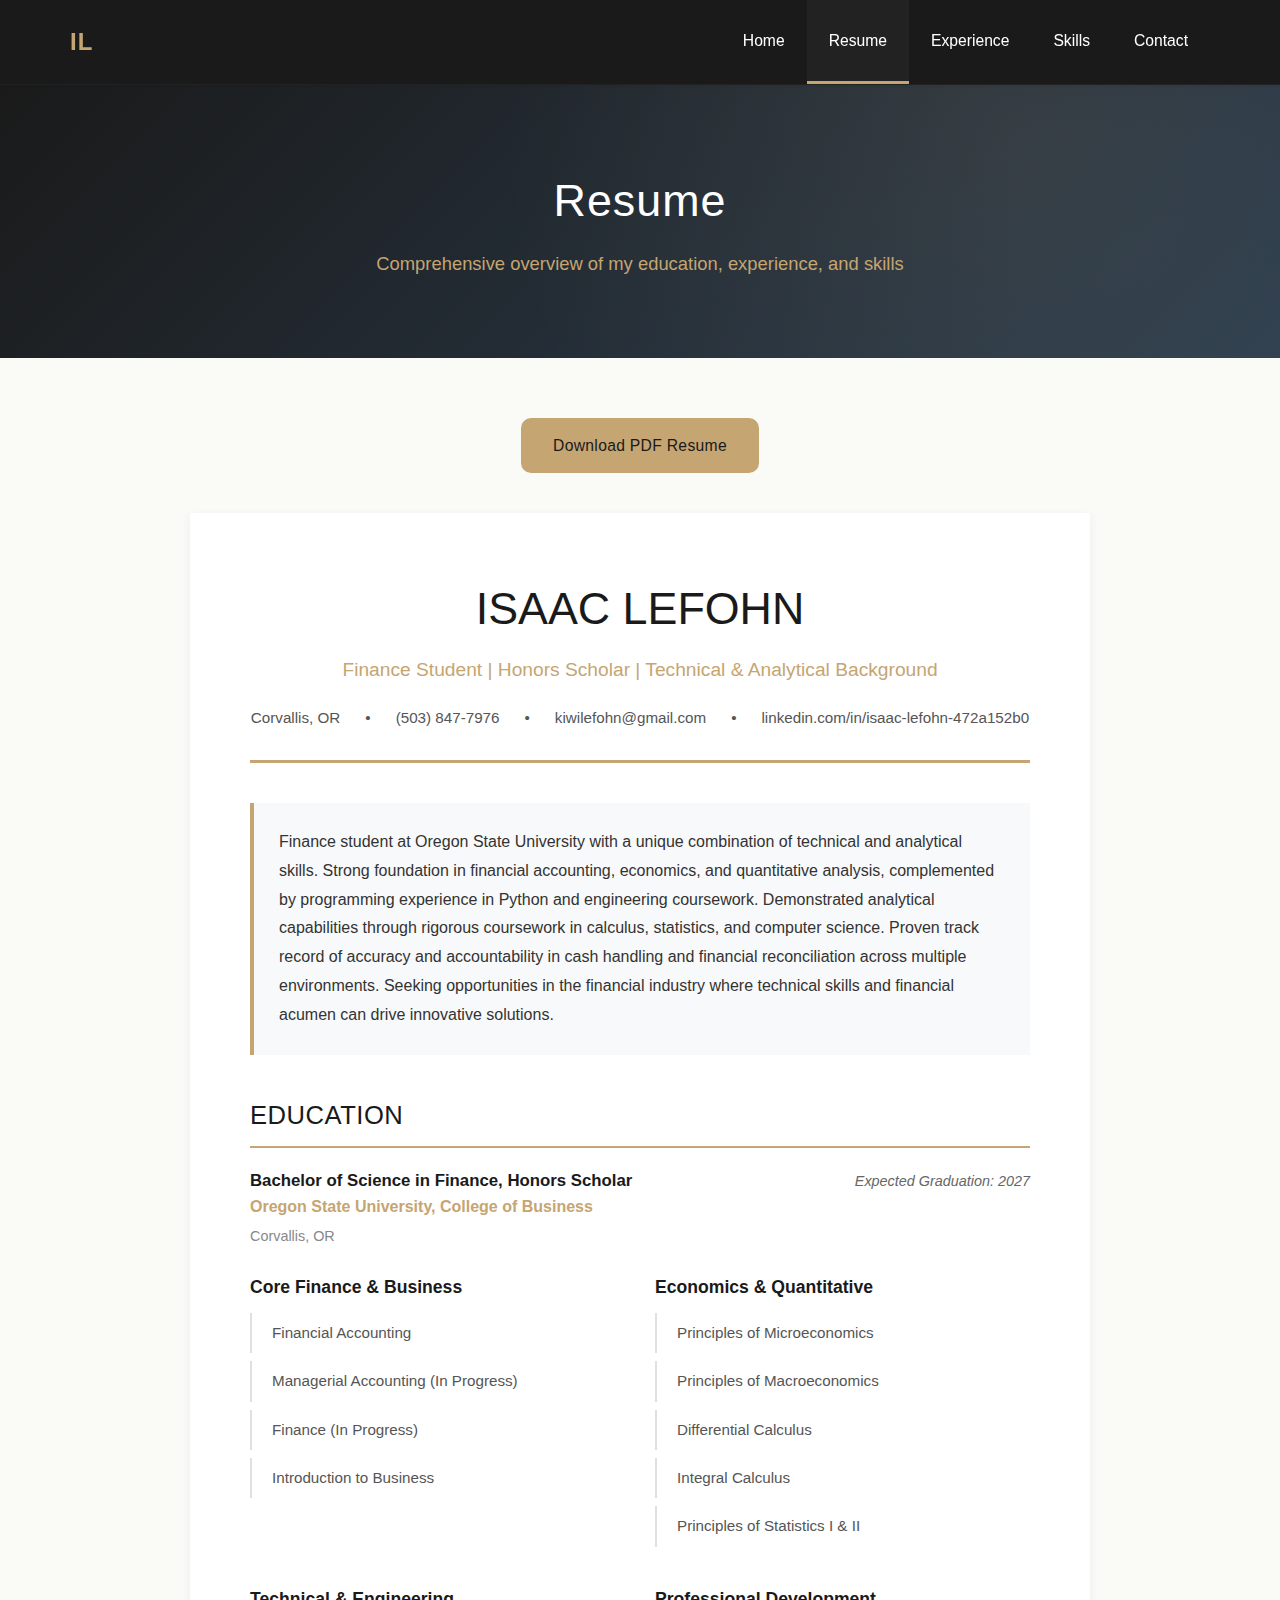
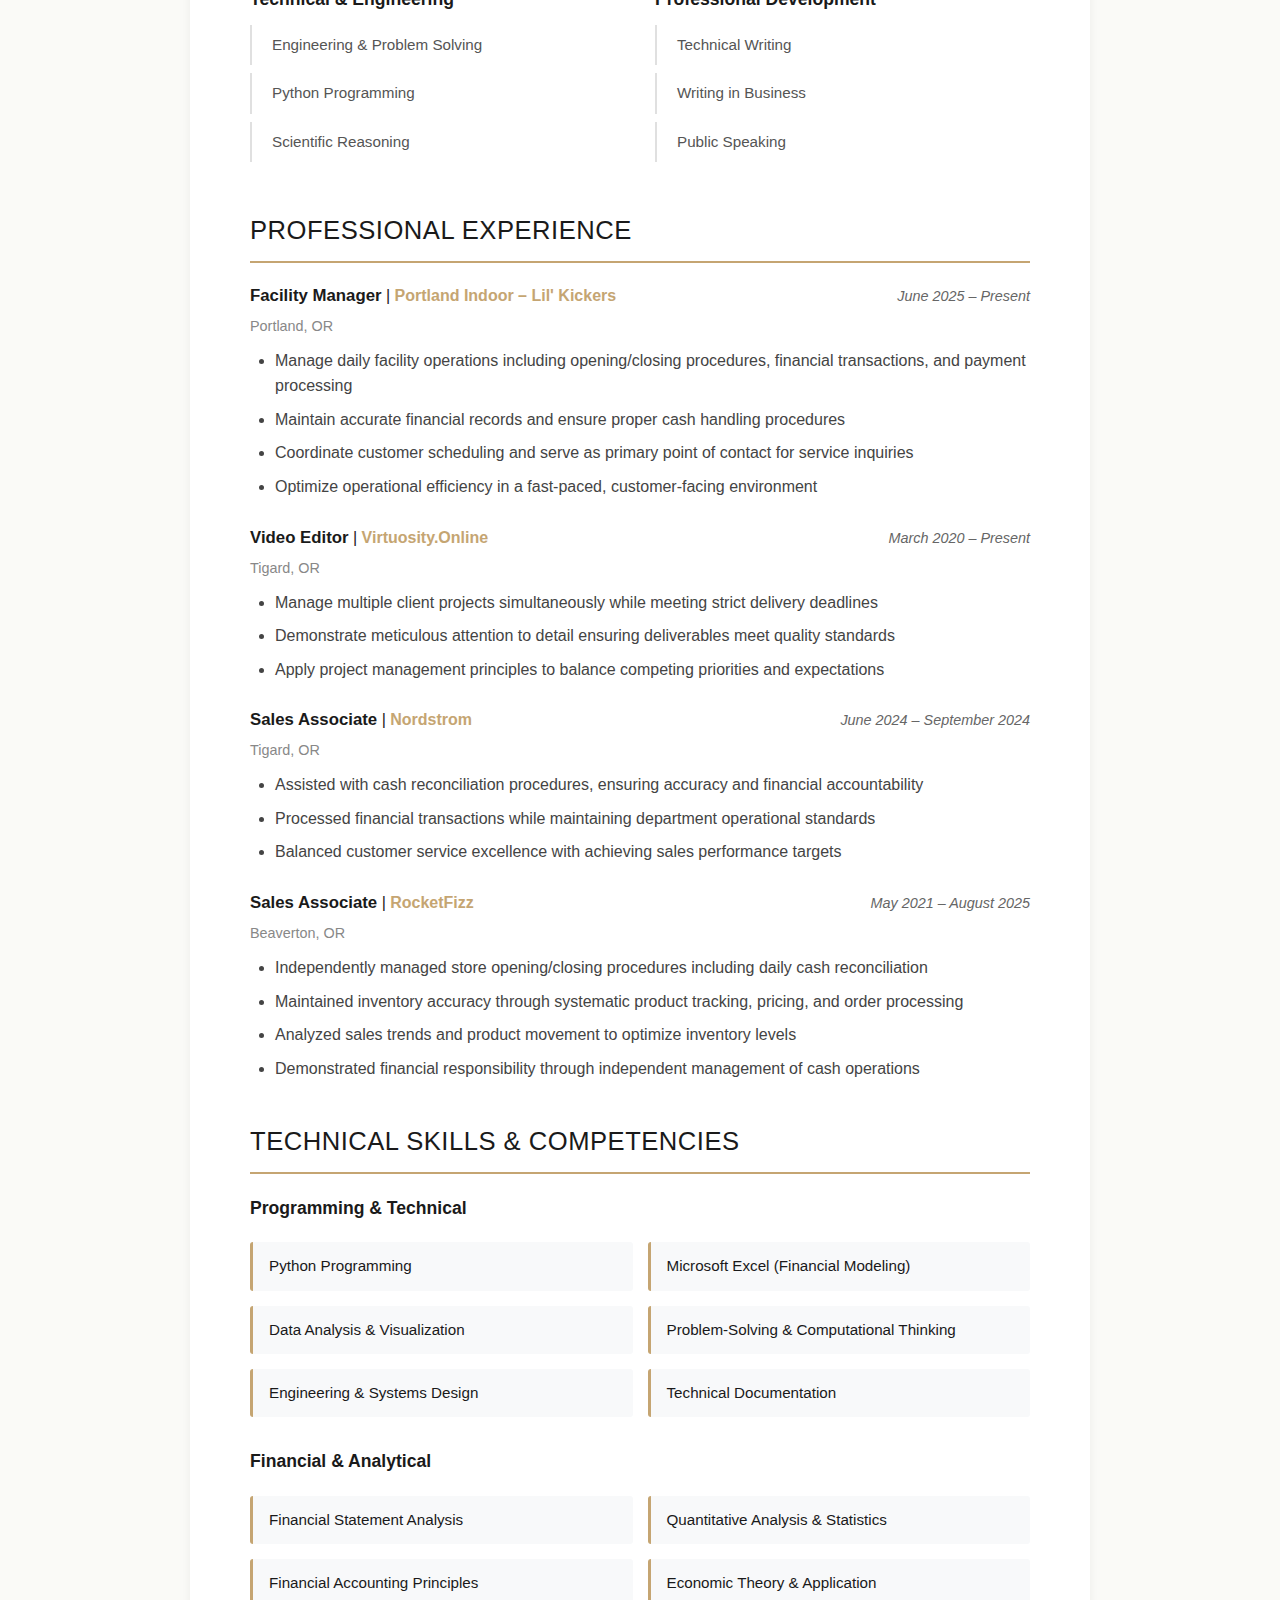
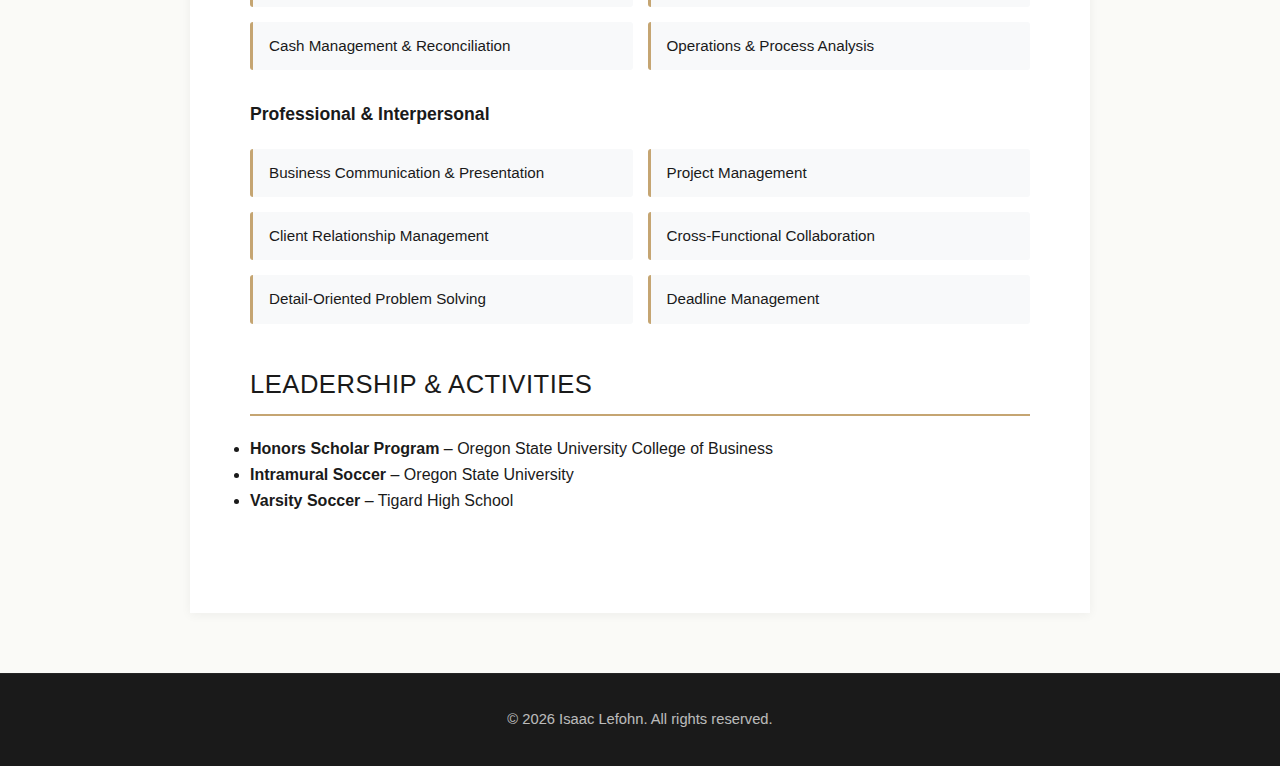
<file: resume.html>
<!DOCTYPE html>
<html lang="en">
<head>
    <meta charset="UTF-8">
    <meta name="viewport" content="width=device-width, initial-scale=1.0">
    <meta name="description" content="Isaac Lefohn's Resume - Finance Student at Oregon State University with technical and analytical background in Python, financial analysis, and quantitative skills.">
    <meta name="keywords" content="Isaac Lefohn, Resume, Finance Student, Oregon State University, Python, Financial Analysis">
    <title>Resume | Isaac Lefohn</title>
    <link rel="stylesheet" href="styles.css">
    <style>
        .resume-container {
            max-width: 900px;
            margin: 0 auto;
            background: white;
            padding: 60px;
            box-shadow: 0 2px 10px rgba(0,0,0,0.05);
        }

        .resume-header {
            text-align: center;
            padding-bottom: 30px;
            border-bottom: 3px solid #c5a572;
            margin-bottom: 40px;
        }

        .resume-header h1 {
            font-size: 2.8em;
            margin-bottom: 10px;
            color: #1a1a1a;
            font-weight: 300;
        }

        .resume-header .tagline {
            font-size: 1.2em;
            color: #c5a572;
            margin-bottom: 20px;
        }

        .resume-contact {
            display: flex;
            justify-content: center;
            gap: 25px;
            flex-wrap: wrap;
            font-size: 0.95em;
            color: #555;
        }

        .resume-section {
            margin-bottom: 40px;
        }

        .resume-section h2 {
            font-size: 1.6em;
            color: #1a1a1a;
            margin-bottom: 20px;
            padding-bottom: 10px;
            border-bottom: 2px solid #c5a572;
            text-transform: uppercase;
            letter-spacing: 0.5px;
            font-weight: 400;
        }

        .resume-item {
            margin-bottom: 25px;
        }

        .resume-item-header {
            display: flex;
            justify-content: space-between;
            align-items: baseline;
            margin-bottom: 5px;
            flex-wrap: wrap;
        }

        .job-title {
            font-weight: 600;
            font-size: 1.05em;
            color: #1a1a1a;
        }

        .company {
            color: #c5a572;
            font-weight: 600;
        }

        .date {
            color: #666;
            font-style: italic;
            font-size: 0.9em;
        }

        .location {
            color: #888;
            font-size: 0.9em;
            margin-bottom: 10px;
        }

        .resume-item ul {
            margin-left: 25px;
            margin-top: 10px;
        }

        .resume-item li {
            margin-bottom: 8px;
            color: #444;
            line-height: 1.6;
        }

        .summary {
            background: #f8f9fa;
            padding: 25px;
            border-left: 4px solid #c5a572;
            margin-bottom: 40px;
            line-height: 1.8;
            color: #333;
        }

        .coursework-grid {
            display: grid;
            grid-template-columns: repeat(2, 1fr);
            gap: 30px;
            margin-top: 20px;
        }

        .coursework-category h3 {
            color: #1a1a1a;
            margin-bottom: 12px;
            font-size: 1.1em;
            font-weight: 600;
        }

        .coursework-list {
            list-style: none;
            margin-left: 0;
        }

        .coursework-list li {
            padding: 8px 0 8px 20px;
            border-left: 2px solid #e0e0e0;
            margin-bottom: 8px;
            color: #555;
            font-size: 0.95em;
        }

        .skills-grid {
            display: grid;
            grid-template-columns: repeat(2, 1fr);
            gap: 15px;
            margin-top: 20px;
        }

        .skill-item {
            background: #f8f9fa;
            padding: 12px 16px;
            border-radius: 3px;
            border-left: 3px solid #c5a572;
            font-size: 0.95em;
        }

        .download-btn {
            text-align: center;
            margin: 40px 0;
        }

        @media (max-width: 768px) {
            .resume-container {
                padding: 30px 25px;
            }

            .resume-header h1 {
                font-size: 2em;
            }

            .resume-contact {
                flex-direction: column;
                gap: 10px;
            }

            .resume-item-header {
                flex-direction: column;
                align-items: flex-start;
            }

            .date {
                margin-top: 5px;
            }

            .coursework-grid,
            .skills-grid {
                grid-template-columns: 1fr;
            }
        }
    </style>
</head>
<body>
    <!-- Navigation -->
    <nav>
        <div class="nav-container">
            <a href="index.html" class="logo">IL</a>
            <button class="mobile-menu-btn" onclick="toggleMenu()">☰</button>
            <ul class="nav-links" id="navLinks">
                <li><a href="index.html">Home</a></li>
                <li><a href="resume.html" class="active">Resume</a></li>
                <li><a href="experience.html">Experience</a></li>
                <li><a href="skills.html">Skills</a></li>
                <li><a href="contact.html">Contact</a></li>
            </ul>
        </div>
    </nav>

    <!-- Page Header -->
    <div class="page-header">
        <h1>Resume</h1>
        <p>Comprehensive overview of my education, experience, and skills</p>
    </div>

    <!-- Download Button -->
    <div class="container">
        <div class="download-btn">
            <a href="Isaac_Lefohn_Resume.pdf" download class="btn btn-primary">Download PDF Resume</a>
        </div>

        <!-- Resume Content -->
        <div class="resume-container">
            <!-- Header -->
            <div class="resume-header">
                <h1>ISAAC LEFOHN</h1>
                <p class="tagline">Finance Student | Honors Scholar | Technical & Analytical Background</p>
                <div class="resume-contact">
                    <span>Corvallis, OR</span>
                    <span>•</span>
                    <span>(503) 847-7976</span>
                    <span>•</span>
                    <span>kiwilefohn@gmail.com</span>
                    <span>•</span>
                    <span>linkedin.com/in/isaac-lefohn-472a152b0</span>
                </div>
            </div>

            <!-- Professional Summary -->
            <div class="summary">
                Finance student at Oregon State University with a unique combination of technical and analytical skills. Strong foundation in financial accounting, economics, and quantitative analysis, complemented by programming experience in Python and engineering coursework. Demonstrated analytical capabilities through rigorous coursework in calculus, statistics, and computer science. Proven track record of accuracy and accountability in cash handling and financial reconciliation across multiple environments. Seeking opportunities in the financial industry where technical skills and financial acumen can drive innovative solutions.
            </div>

            <!-- Education -->
            <div class="resume-section">
                <h2>Education</h2>
                <div class="resume-item">
                    <div class="resume-item-header">
                        <div>
                            <div class="job-title">Bachelor of Science in Finance, Honors Scholar</div>
                            <div class="company">Oregon State University, College of Business</div>
                        </div>
                        <div class="date">Expected Graduation: 2027</div>
                    </div>
                    <div class="location">Corvallis, OR</div>
                </div>

                <div class="coursework-grid">
                    <div class="coursework-category">
                        <h3>Core Finance & Business</h3>
                        <ul class="coursework-list">
                            <li>Financial Accounting</li>
                            <li>Managerial Accounting (In Progress)</li>
                            <li>Finance (In Progress)</li>
                            <li>Introduction to Business</li>
                        </ul>
                    </div>
                    
                    <div class="coursework-category">
                        <h3>Economics & Quantitative</h3>
                        <ul class="coursework-list">
                            <li>Principles of Microeconomics</li>
                            <li>Principles of Macroeconomics</li>
                            <li>Differential Calculus</li>
                            <li>Integral Calculus</li>
                            <li>Principles of Statistics I & II</li>
                        </ul>
                    </div>

                    <div class="coursework-category">
                        <h3>Technical & Engineering</h3>
                        <ul class="coursework-list">
                            <li>Engineering & Problem Solving</li>
                            <li>Python Programming</li>
                            <li>Scientific Reasoning</li>
                        </ul>
                    </div>

                    <div class="coursework-category">
                        <h3>Professional Development</h3>
                        <ul class="coursework-list">
                            <li>Technical Writing</li>
                            <li>Writing in Business</li>
                            <li>Public Speaking</li>
                        </ul>
                    </div>
                </div>
            </div>

            <!-- Experience -->
            <div class="resume-section">
                <h2>Professional Experience</h2>
                
                <div class="resume-item">
                    <div class="resume-item-header">
                        <div>
                            <span class="job-title">Facility Manager</span> | <span class="company">Portland Indoor – Lil' Kickers</span>
                        </div>
                        <div class="date">June 2025 – Present</div>
                    </div>
                    <div class="location">Portland, OR</div>
                    <ul>
                        <li>Manage daily facility operations including opening/closing procedures, financial transactions, and payment processing</li>
                        <li>Maintain accurate financial records and ensure proper cash handling procedures</li>
                        <li>Coordinate customer scheduling and serve as primary point of contact for service inquiries</li>
                        <li>Optimize operational efficiency in a fast-paced, customer-facing environment</li>
                    </ul>
                </div>

                <div class="resume-item">
                    <div class="resume-item-header">
                        <div>
                            <span class="job-title">Video Editor</span> | <span class="company">Virtuosity.Online</span>
                        </div>
                        <div class="date">March 2020 – Present</div>
                    </div>
                    <div class="location">Tigard, OR</div>
                    <ul>
                        <li>Manage multiple client projects simultaneously while meeting strict delivery deadlines</li>
                        <li>Demonstrate meticulous attention to detail ensuring deliverables meet quality standards</li>
                        <li>Apply project management principles to balance competing priorities and expectations</li>
                    </ul>
                </div>

                <div class="resume-item">
                    <div class="resume-item-header">
                        <div>
                            <span class="job-title">Sales Associate</span> | <span class="company">Nordstrom</span>
                        </div>
                        <div class="date">June 2024 – September 2024</div>
                    </div>
                    <div class="location">Tigard, OR</div>
                    <ul>
                        <li>Assisted with cash reconciliation procedures, ensuring accuracy and financial accountability</li>
                        <li>Processed financial transactions while maintaining department operational standards</li>
                        <li>Balanced customer service excellence with achieving sales performance targets</li>
                    </ul>
                </div>

                <div class="resume-item">
                    <div class="resume-item-header">
                        <div>
                            <span class="job-title">Sales Associate</span> | <span class="company">RocketFizz</span>
                        </div>
                        <div class="date">May 2021 – August 2025</div>
                    </div>
                    <div class="location">Beaverton, OR</div>
                    <ul>
                        <li>Independently managed store opening/closing procedures including daily cash reconciliation</li>
                        <li>Maintained inventory accuracy through systematic product tracking, pricing, and order processing</li>
                        <li>Analyzed sales trends and product movement to optimize inventory levels</li>
                        <li>Demonstrated financial responsibility through independent management of cash operations</li>
                    </ul>
                </div>
            </div>

            <!-- Skills -->
            <div class="resume-section">
                <h2>Technical Skills & Competencies</h2>
                
                <h3 style="margin-top: 20px; margin-bottom: 15px; font-size: 1.1em; color: #1a1a1a;">Programming & Technical</h3>
                <div class="skills-grid">
                    <div class="skill-item">Python Programming</div>
                    <div class="skill-item">Microsoft Excel (Financial Modeling)</div>
                    <div class="skill-item">Data Analysis & Visualization</div>
                    <div class="skill-item">Problem-Solving & Computational Thinking</div>
                    <div class="skill-item">Engineering & Systems Design</div>
                    <div class="skill-item">Technical Documentation</div>
                </div>

                <h3 style="margin-top: 30px; margin-bottom: 15px; font-size: 1.1em; color: #1a1a1a;">Financial & Analytical</h3>
                <div class="skills-grid">
                    <div class="skill-item">Financial Statement Analysis</div>
                    <div class="skill-item">Quantitative Analysis & Statistics</div>
                    <div class="skill-item">Financial Accounting Principles</div>
                    <div class="skill-item">Economic Theory & Application</div>
                    <div class="skill-item">Cash Management & Reconciliation</div>
                    <div class="skill-item">Operations & Process Analysis</div>
                </div>

                <h3 style="margin-top: 30px; margin-bottom: 15px; font-size: 1.1em; color: #1a1a1a;">Professional & Interpersonal</h3>
                <div class="skills-grid">
                    <div class="skill-item">Business Communication & Presentation</div>
                    <div class="skill-item">Project Management</div>
                    <div class="skill-item">Client Relationship Management</div>
                    <div class="skill-item">Cross-Functional Collaboration</div>
                    <div class="skill-item">Detail-Oriented Problem Solving</div>
                    <div class="skill-item">Deadline Management</div>
                </div>
            </div>

            <!-- Activities -->
            <div class="resume-section">
                <h2>Leadership & Activities</h2>
                <ul>
                    <li><strong>Honors Scholar Program</strong> – Oregon State University College of Business</li>
                    <li><strong>Intramural Soccer</strong> – Oregon State University</li>
                    <li><strong>Varsity Soccer</strong> – Tigard High School</li>
                </ul>
            </div>
        </div>
    </div>

    <!-- Footer -->
    <footer>
        <p>&copy; 2026 Isaac Lefohn. All rights reserved.</p>
    </footer>

    <script src="script.js"></script>
</body>
</html>
</file>
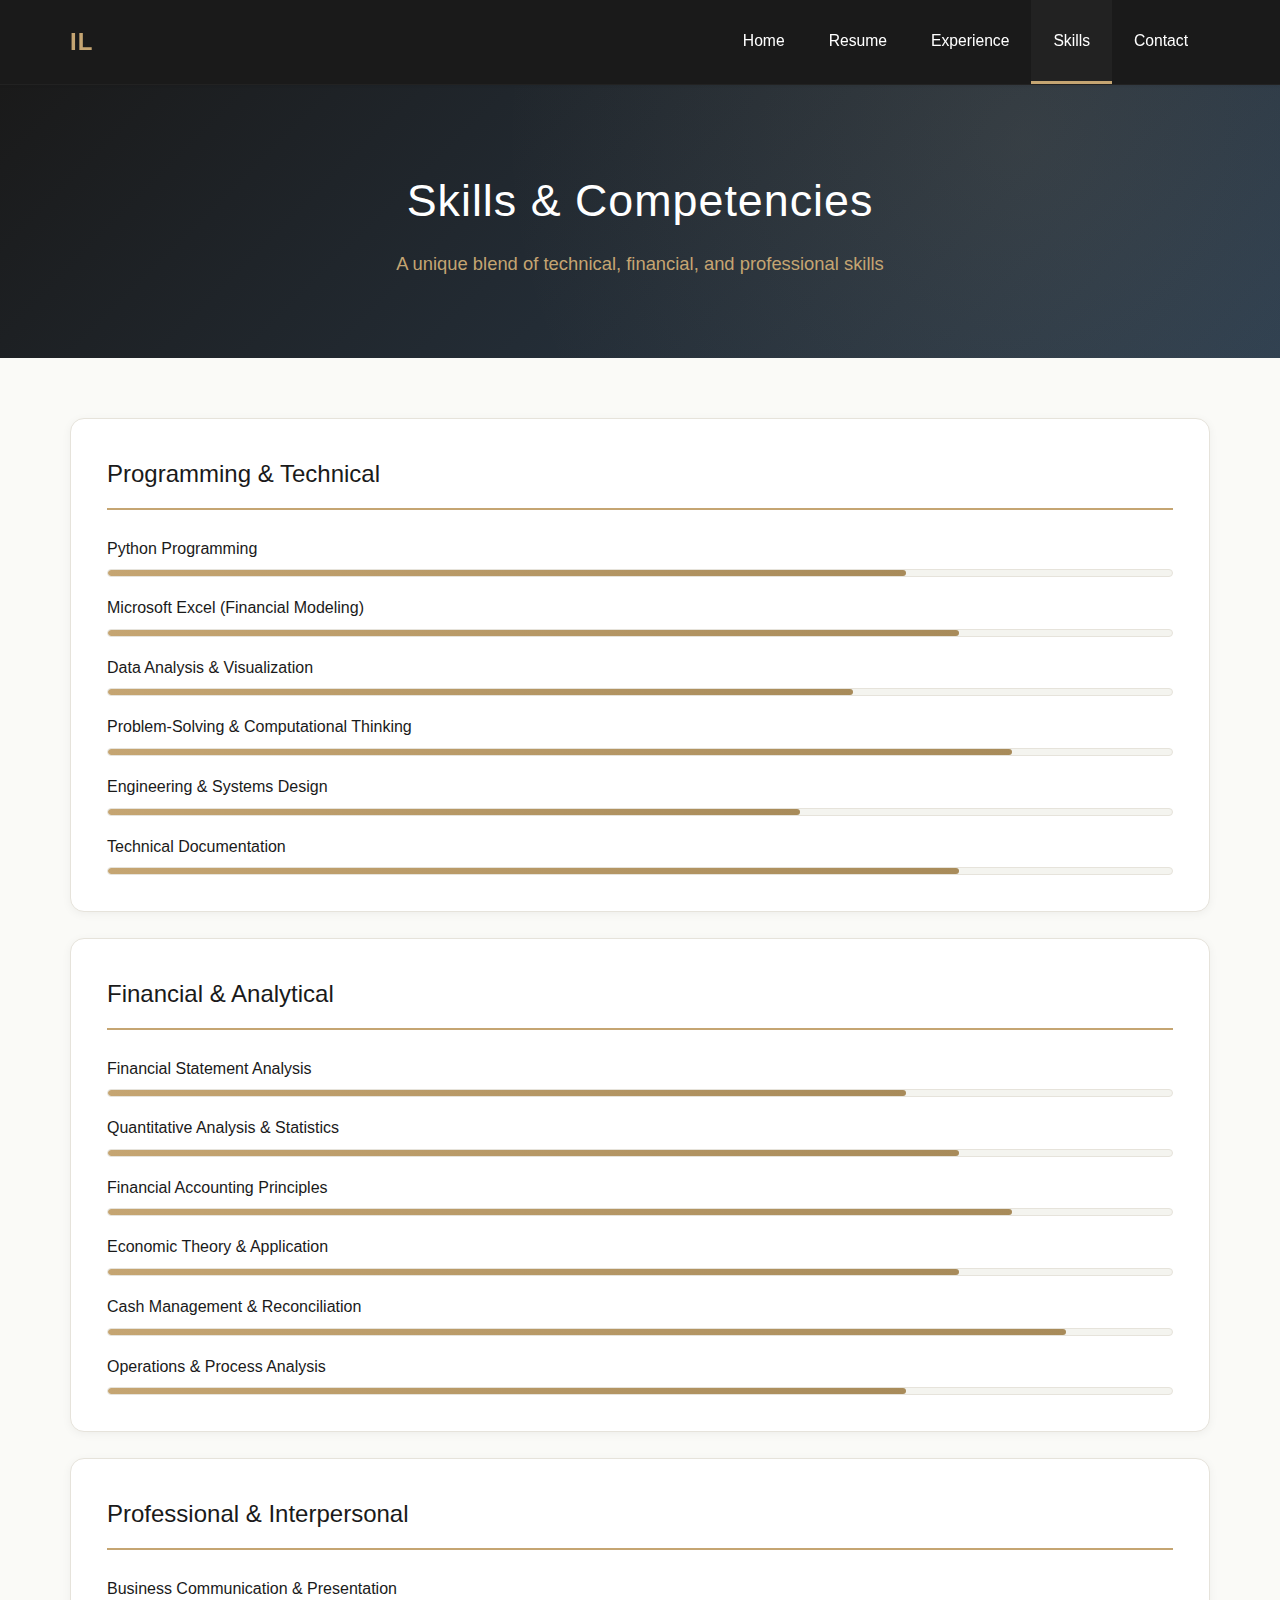
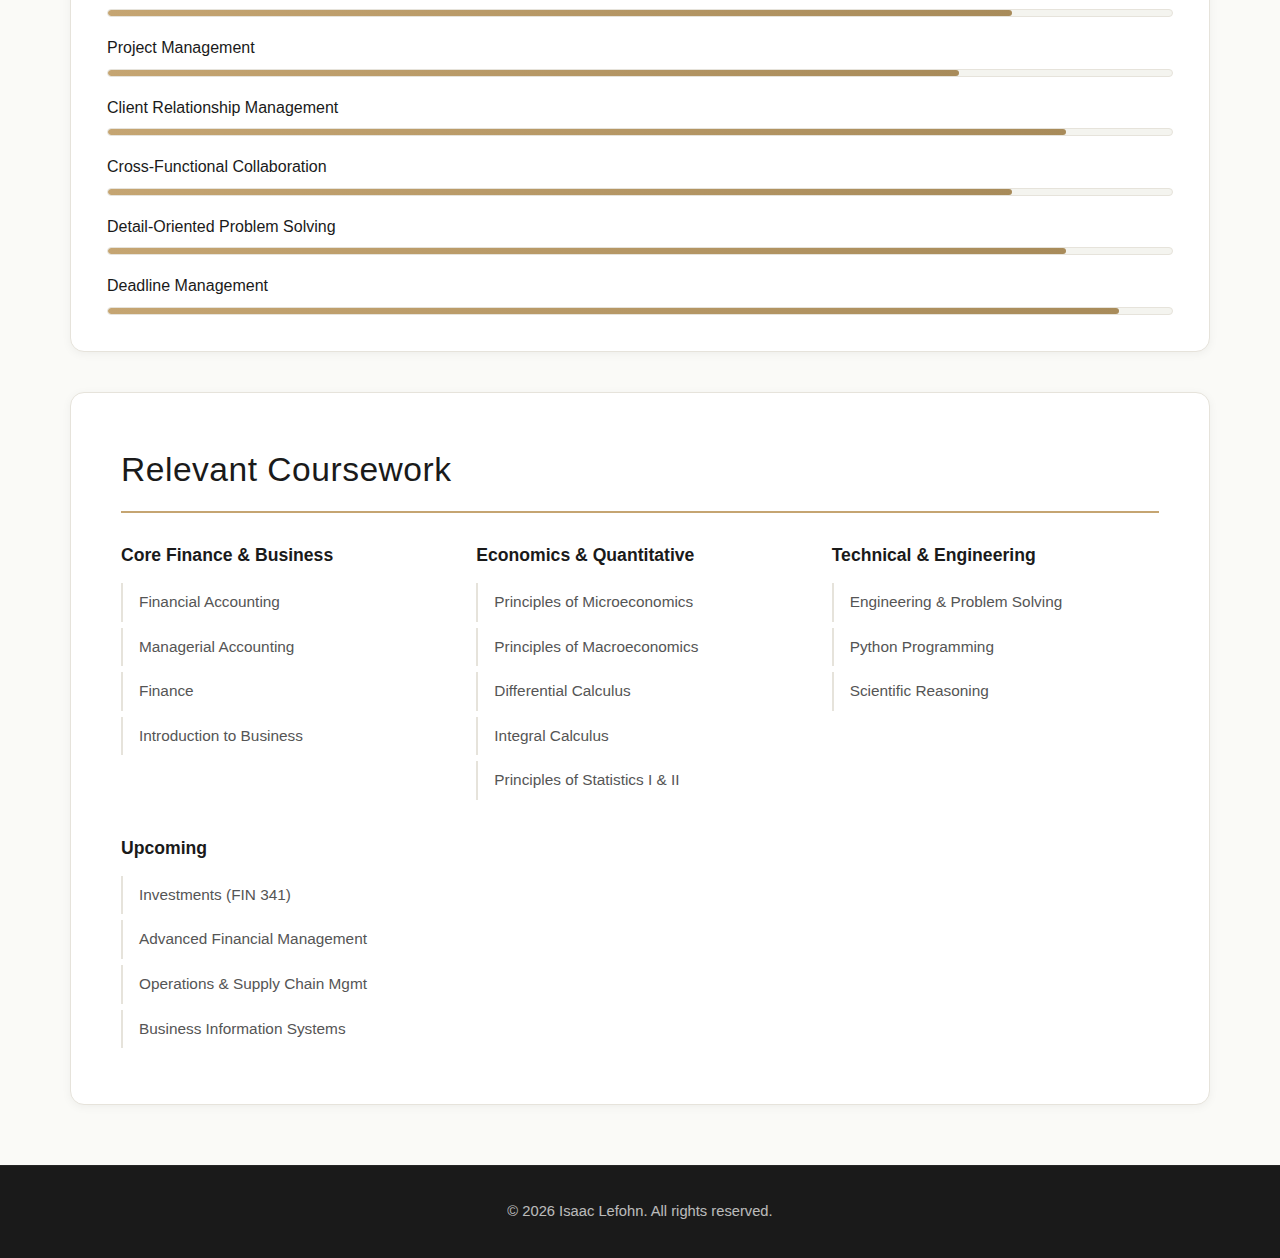
<file: skills.html>
<!DOCTYPE html>
<html lang="en">
<head>
    <meta charset="UTF-8">
    <meta name="viewport" content="width=device-width, initial-scale=1.0">
    <meta name="description" content="Isaac Lefohn's skills and competencies - Python programming, financial analysis, data visualization, project management, and more.">
    <meta name="keywords" content="Isaac Lefohn, Skills, Python, Financial Analysis, Data Analysis, Project Management">
    <title>Skills | Isaac Lefohn</title>
    <link rel="stylesheet" href="styles.css">
</head>
<body>
    <!-- Navigation -->
    <nav>
        <div class="nav-container">
            <a href="index.html" class="logo">IL</a>
            <button class="mobile-menu-btn" onclick="toggleMenu()">☰</button>
            <ul class="nav-links" id="navLinks">
                <li><a href="index.html">Home</a></li>
                <li><a href="resume.html">Resume</a></li>
                <li><a href="experience.html">Experience</a></li>
                <li><a href="skills.html" class="active">Skills</a></li>
                <li><a href="contact.html">Contact</a></li>
            </ul>
        </div>
    </nav>

    <!-- Page Header -->
    <div class="page-header">
        <h1>Skills & Competencies</h1>
        <p>A unique blend of technical, financial, and professional skills</p>
    </div>

    <!-- Main Content -->
    <div class="container">
        <div class="skills-section">
            <div class="skill-category-card">
                <div class="category-header">
                    <h3>Programming & Technical</h3>
                </div>
                <div class="skill-list">
                    <div class="skill-item">
                        <span class="skill-name">Python Programming</span>
                        <div class="skill-bar">
                            <div class="skill-progress" style="width: 75%"></div>
                        </div>
                    </div>
                    <div class="skill-item">
                        <span class="skill-name">Microsoft Excel (Financial Modeling)</span>
                        <div class="skill-bar">
                            <div class="skill-progress" style="width: 80%"></div>
                        </div>
                    </div>
                    <div class="skill-item">
                        <span class="skill-name">Data Analysis & Visualization</span>
                        <div class="skill-bar">
                            <div class="skill-progress" style="width: 70%"></div>
                        </div>
                    </div>
                    <div class="skill-item">
                        <span class="skill-name">Problem-Solving & Computational Thinking</span>
                        <div class="skill-bar">
                            <div class="skill-progress" style="width: 85%"></div>
                        </div>
                    </div>
                    <div class="skill-item">
                        <span class="skill-name">Engineering & Systems Design</span>
                        <div class="skill-bar">
                            <div class="skill-progress" style="width: 65%"></div>
                        </div>
                    </div>
                    <div class="skill-item">
                        <span class="skill-name">Technical Documentation</span>
                        <div class="skill-bar">
                            <div class="skill-progress" style="width: 80%"></div>
                        </div>
                    </div>
                </div>
            </div>

            <div class="skill-category-card">
                <div class="category-header">
                    <h3>Financial & Analytical</h3>
                </div>
                <div class="skill-list">
                    <div class="skill-item">
                        <span class="skill-name">Financial Statement Analysis</span>
                        <div class="skill-bar">
                            <div class="skill-progress" style="width: 75%"></div>
                        </div>
                    </div>
                    <div class="skill-item">
                        <span class="skill-name">Quantitative Analysis & Statistics</span>
                        <div class="skill-bar">
                            <div class="skill-progress" style="width: 80%"></div>
                        </div>
                    </div>
                    <div class="skill-item">
                        <span class="skill-name">Financial Accounting Principles</span>
                        <div class="skill-bar">
                            <div class="skill-progress" style="width: 85%"></div>
                        </div>
                    </div>
                    <div class="skill-item">
                        <span class="skill-name">Economic Theory & Application</span>
                        <div class="skill-bar">
                            <div class="skill-progress" style="width: 80%"></div>
                        </div>
                    </div>
                    <div class="skill-item">
                        <span class="skill-name">Cash Management & Reconciliation</span>
                        <div class="skill-bar">
                            <div class="skill-progress" style="width: 90%"></div>
                        </div>
                    </div>
                    <div class="skill-item">
                        <span class="skill-name">Operations & Process Analysis</span>
                        <div class="skill-bar">
                            <div class="skill-progress" style="width: 75%"></div>
                        </div>
                    </div>
                </div>
            </div>

            <div class="skill-category-card">
                <div class="category-header">
                    <h3>Professional & Interpersonal</h3>
                </div>
                <div class="skill-list">
                    <div class="skill-item">
                        <span class="skill-name">Business Communication & Presentation</span>
                        <div class="skill-bar">
                            <div class="skill-progress" style="width: 85%"></div>
                        </div>
                    </div>
                    <div class="skill-item">
                        <span class="skill-name">Project Management</span>
                        <div class="skill-bar">
                            <div class="skill-progress" style="width: 80%"></div>
                        </div>
                    </div>
                    <div class="skill-item">
                        <span class="skill-name">Client Relationship Management</span>
                        <div class="skill-bar">
                            <div class="skill-progress" style="width: 90%"></div>
                        </div>
                    </div>
                    <div class="skill-item">
                        <span class="skill-name">Cross-Functional Collaboration</span>
                        <div class="skill-bar">
                            <div class="skill-progress" style="width: 85%"></div>
                        </div>
                    </div>
                    <div class="skill-item">
                        <span class="skill-name">Detail-Oriented Problem Solving</span>
                        <div class="skill-bar">
                            <div class="skill-progress" style="width: 90%"></div>
                        </div>
                    </div>
                    <div class="skill-item">
                        <span class="skill-name">Deadline Management</span>
                        <div class="skill-bar">
                            <div class="skill-progress" style="width: 95%"></div>
                        </div>
                    </div>
                </div>
            </div>
        </div>

        <!-- Coursework Section -->
        <div class="section" style="margin-top: 40px;">
            <h2>Relevant Coursework</h2>
            <div class="coursework-grid">
                <div class="coursework-category">
                    <h4>Core Finance & Business</h4>
                    <ul>
                        <li>Financial Accounting</li>
                        <li>Managerial Accounting</li>
                        <li>Finance</li>
                        <li>Introduction to Business</li>
                    </ul>
                </div>
                <div class="coursework-category">
                    <h4>Economics & Quantitative</h4>
                    <ul>
                        <li>Principles of Microeconomics</li>
                        <li>Principles of Macroeconomics</li>
                        <li>Differential Calculus</li>
                        <li>Integral Calculus</li>
                        <li>Principles of Statistics I & II</li>
                    </ul>
                </div>
                <div class="coursework-category">
                    <h4>Technical & Engineering</h4>
                    <ul>
                        <li>Engineering & Problem Solving</li>
                        <li>Python Programming</li>
                        <li>Scientific Reasoning</li>
                    </ul>
                </div>
                <div class="coursework-category">
                    <h4>Upcoming</h4>
                    <ul>
                        <li>Investments (FIN 341)</li>
                        <li>Advanced Financial Management</li>
                        <li>Operations & Supply Chain Mgmt</li>
                        <li>Business Information Systems</li>
                    </ul>
                </div>
            </div>
        </div>
    </div>

    <!-- Footer -->
    <footer>
        <p>&copy; 2026 Isaac Lefohn. All rights reserved.</p>
    </footer>

    <script src="script.js"></script>
</body>
</html>
</file>
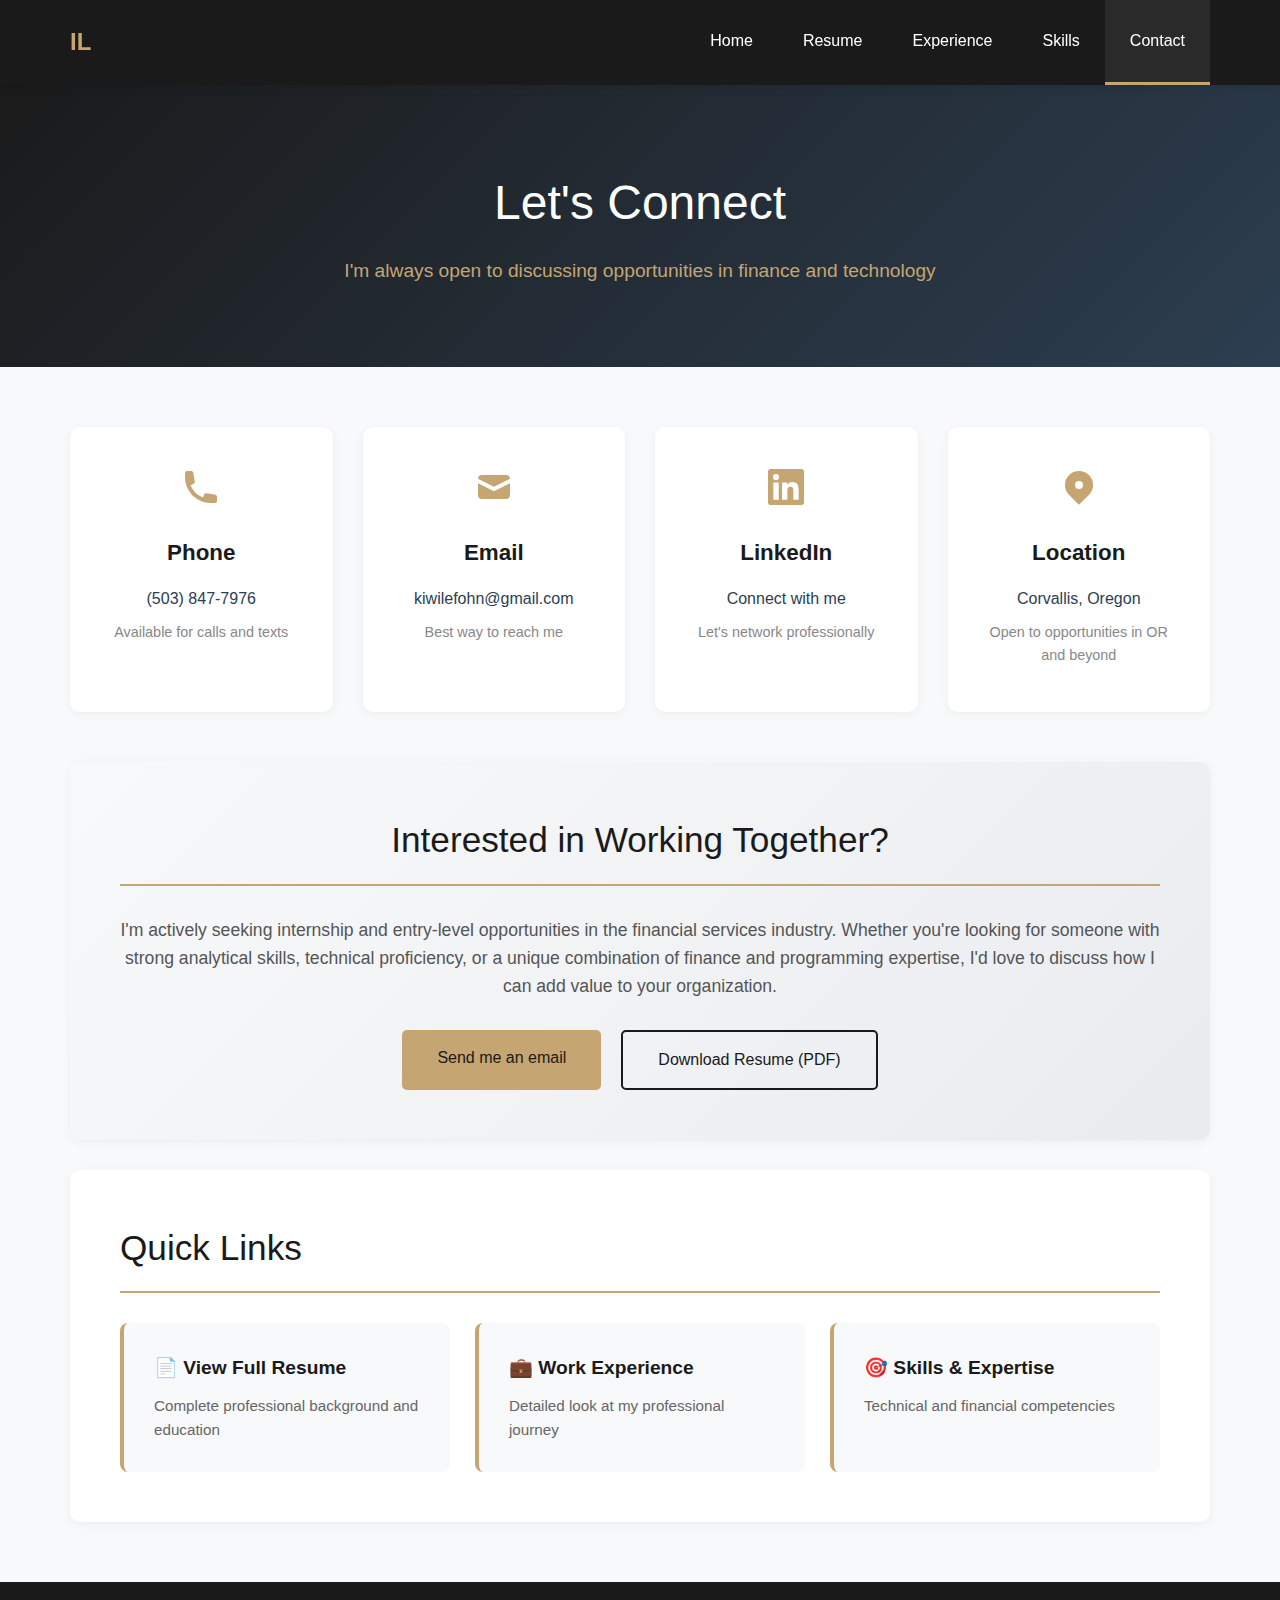
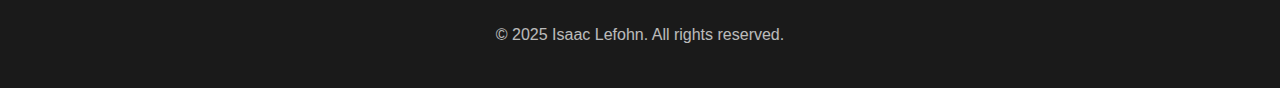
<file: files/contact.html>
<!DOCTYPE html>
<html lang="en">
<head>
    <meta charset="UTF-8">
    <meta name="viewport" content="width=device-width, initial-scale=1.0">
    <title>Contact | Isaac Lefohn</title>
    <link rel="stylesheet" href="styles.css">
</head>
<body>
    <!-- Navigation -->
    <nav>
        <div class="nav-container">
            <a href="index.html" class="logo">IL</a>
            <button class="mobile-menu-btn" onclick="toggleMenu()">☰</button>
            <ul class="nav-links" id="navLinks">
                <li><a href="index.html">Home</a></li>
                <li><a href="resume.html">Resume</a></li>
                <li><a href="experience.html">Experience</a></li>
                <li><a href="skills.html">Skills</a></li>
                <li><a href="contact.html" class="active">Contact</a></li>
            </ul>
        </div>
    </nav>

    <!-- Page Header -->
    <div class="page-header">
        <h1>Let's Connect</h1>
        <p>I'm always open to discussing opportunities in finance and technology</p>
    </div>

    <!-- Main Content -->
    <div class="container">
        <div class="contact-grid">
            <div class="contact-card">
                <div class="contact-icon">
                    <svg fill="currentColor" viewBox="0 0 20 20" width="40" height="40">
                        <path d="M2 3a1 1 0 011-1h2.153a1 1 0 01.986.836l.74 4.435a1 1 0 01-.54 1.06l-1.548.773a11.037 11.037 0 006.105 6.105l.774-1.548a1 1 0 011.059-.54l4.435.74a1 1 0 01.836.986V17a1 1 0 01-1 1h-2C7.82 18 2 12.18 2 5V3z"/>
                    </svg>
                </div>
                <h3>Phone</h3>
                <p><a href="tel:5038477976">(503) 847-7976</a></p>
                <p class="description">Available for calls and texts</p>
            </div>

            <div class="contact-card">
                <div class="contact-icon">
                    <svg fill="currentColor" viewBox="0 0 20 20" width="40" height="40">
                        <path d="M2.003 5.884L10 9.882l7.997-3.998A2 2 0 0016 4H4a2 2 0 00-1.997 1.884z"/>
                        <path d="M18 8.118l-8 4-8-4V14a2 2 0 002 2h12a2 2 0 002-2V8.118z"/>
                    </svg>
                </div>
                <h3>Email</h3>
                <p><a href="mailto:kiwilefohn@gmail.com">kiwilefohn@gmail.com</a></p>
                <p class="description">Best way to reach me</p>
            </div>

            <div class="contact-card">
                <div class="contact-icon">
                    <svg fill="currentColor" viewBox="0 0 20 20" width="40" height="40">
                        <path fill-rule="evenodd" d="M16.338 16.338H13.67V12.16c0-.995-.017-2.277-1.387-2.277-1.39 0-1.601 1.086-1.601 2.207v4.248H8.014v-8.59h2.559v1.174h.037c.356-.675 1.227-1.387 2.526-1.387 2.703 0 3.203 1.778 3.203 4.092v4.711zM5.005 6.575a1.548 1.548 0 11-.003-3.096 1.548 1.548 0 01.003 3.096zm-1.337 9.763H6.34v-8.59H3.667v8.59zM17.668 1H2.328C1.595 1 1 1.581 1 2.298v15.403C1 18.418 1.595 19 2.328 19h15.34c.734 0 1.332-.582 1.332-1.299V2.298C19 1.581 18.402 1 17.668 1z" clip-rule="evenodd"/>
                    </svg>
                </div>
                <h3>LinkedIn</h3>
                <p><a href="https://www.linkedin.com/in/isaac-lefohn-472a152b0" target="_blank">Connect with me</a></p>
                <p class="description">Let's network professionally</p>
            </div>

            <div class="contact-card">
                <div class="contact-icon">
                    <svg fill="currentColor" viewBox="0 0 20 20" width="40" height="40">
                        <path fill-rule="evenodd" d="M5.05 4.05a7 7 0 119.9 9.9L10 18.9l-4.95-4.95a7 7 0 010-9.9zM10 11a2 2 0 100-4 2 2 0 000 4z" clip-rule="evenodd"/>
                    </svg>
                </div>
                <h3>Location</h3>
                <p>Corvallis, Oregon</p>
                <p class="description">Open to opportunities in OR and beyond</p>
            </div>
        </div>

        <!-- CTA Section -->
        <div class="section cta-section">
            <h2>Interested in Working Together?</h2>
            <p style="font-size: 1.1em; margin-bottom: 30px; color: #555;">
                I'm actively seeking internship and entry-level opportunities in the financial services industry. Whether you're looking for someone with strong analytical skills, technical proficiency, or a unique combination of finance and programming expertise, I'd love to discuss how I can add value to your organization.
            </p>
            <div class="cta-buttons">
                <a href="mailto:kiwilefohn@gmail.com?subject=Opportunity%20Inquiry" class="btn btn-primary">Send me an email</a>
                <a href="Isaac_Lefohn_Resume.pdf" download class="btn btn-secondary">Download Resume (PDF)</a>
            </div>
        </div>

        <!-- Quick Links -->
        <div class="section">
            <h2>Quick Links</h2>
            <div class="quick-links-grid">
                <a href="resume.html" class="quick-link-card">
                    <h4>📄 View Full Resume</h4>
                    <p>Complete professional background and education</p>
                </a>
                <a href="experience.html" class="quick-link-card">
                    <h4>💼 Work Experience</h4>
                    <p>Detailed look at my professional journey</p>
                </a>
                <a href="skills.html" class="quick-link-card">
                    <h4>🎯 Skills & Expertise</h4>
                    <p>Technical and financial competencies</p>
                </a>
            </div>
        </div>
    </div>

    <!-- Footer -->
    <footer>
        <p>&copy; 2025 Isaac Lefohn. All rights reserved.</p>
    </footer>

    <script src="script.js"></script>
</body>
</html>
</file>
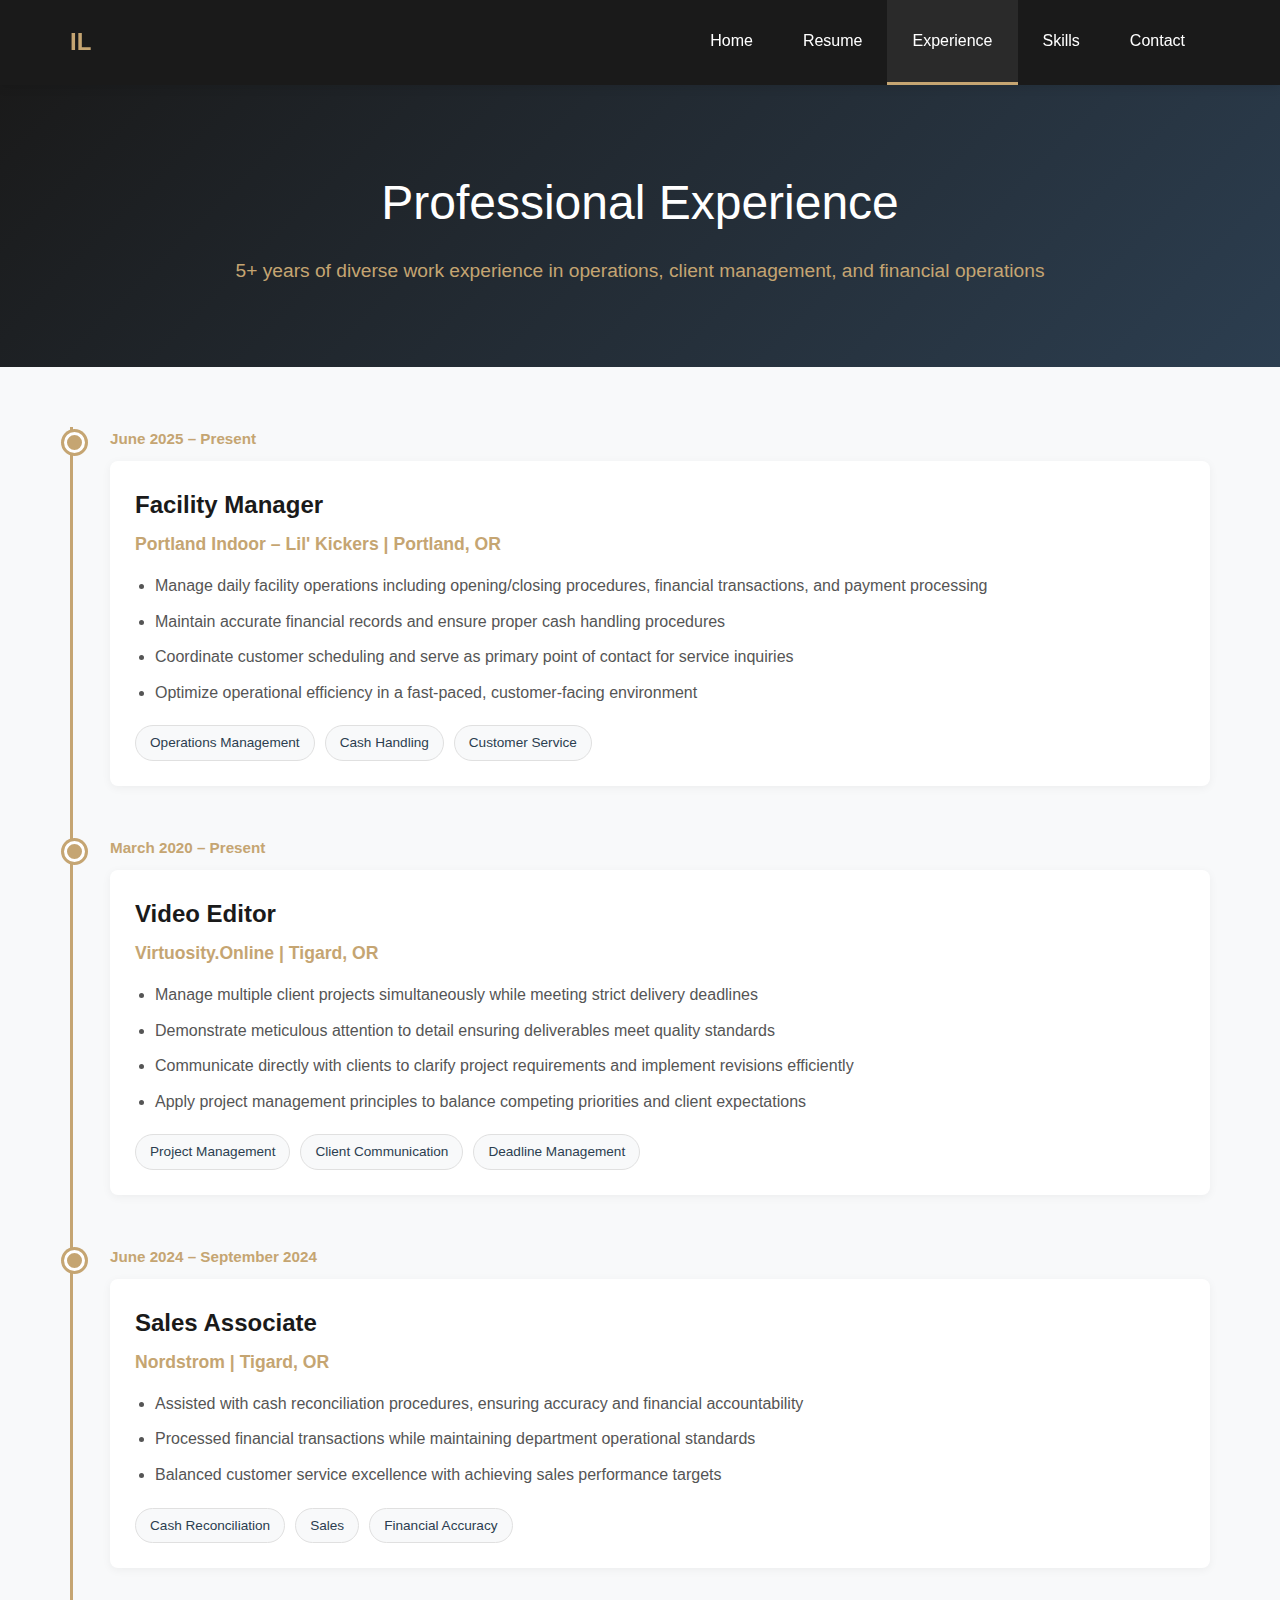
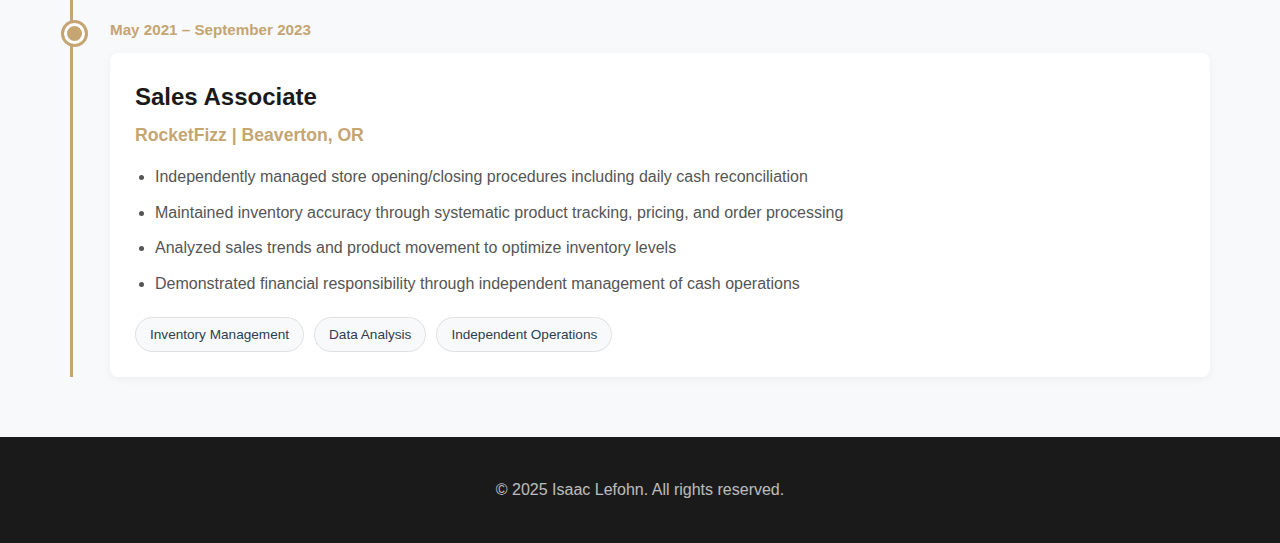
<file: files/experience.html>
<!DOCTYPE html>
<html lang="en">
<head>
    <meta charset="UTF-8">
    <meta name="viewport" content="width=device-width, initial-scale=1.0">
    <title>Experience | Isaac Lefohn</title>
    <link rel="stylesheet" href="styles.css">
</head>
<body>
    <!-- Navigation -->
    <nav>
        <div class="nav-container">
            <a href="index.html" class="logo">IL</a>
            <button class="mobile-menu-btn" onclick="toggleMenu()">☰</button>
            <ul class="nav-links" id="navLinks">
                <li><a href="index.html">Home</a></li>
                <li><a href="resume.html">Resume</a></li>
                <li><a href="experience.html" class="active">Experience</a></li>
                <li><a href="skills.html">Skills</a></li>
                <li><a href="contact.html">Contact</a></li>
            </ul>
        </div>
    </nav>

    <!-- Page Header -->
    <div class="page-header">
        <h1>Professional Experience</h1>
        <p>5+ years of diverse work experience in operations, client management, and financial operations</p>
    </div>

    <!-- Main Content -->
    <div class="container">
        <div class="timeline">
            <div class="timeline-item">
                <div class="timeline-date">June 2025 – Present</div>
                <div class="timeline-content">
                    <h3>Facility Manager</h3>
                    <h4>Portland Indoor – Lil' Kickers | Portland, OR</h4>
                    <ul>
                        <li>Manage daily facility operations including opening/closing procedures, financial transactions, and payment processing</li>
                        <li>Maintain accurate financial records and ensure proper cash handling procedures</li>
                        <li>Coordinate customer scheduling and serve as primary point of contact for service inquiries</li>
                        <li>Optimize operational efficiency in a fast-paced, customer-facing environment</li>
                    </ul>
                    <div class="skills-tags">
                        <span>Operations Management</span>
                        <span>Cash Handling</span>
                        <span>Customer Service</span>
                    </div>
                </div>
            </div>

            <div class="timeline-item">
                <div class="timeline-date">March 2020 – Present</div>
                <div class="timeline-content">
                    <h3>Video Editor</h3>
                    <h4>Virtuosity.Online | Tigard, OR</h4>
                    <ul>
                        <li>Manage multiple client projects simultaneously while meeting strict delivery deadlines</li>
                        <li>Demonstrate meticulous attention to detail ensuring deliverables meet quality standards</li>
                        <li>Communicate directly with clients to clarify project requirements and implement revisions efficiently</li>
                        <li>Apply project management principles to balance competing priorities and client expectations</li>
                    </ul>
                    <div class="skills-tags">
                        <span>Project Management</span>
                        <span>Client Communication</span>
                        <span>Deadline Management</span>
                    </div>
                </div>
            </div>

            <div class="timeline-item">
                <div class="timeline-date">June 2024 – September 2024</div>
                <div class="timeline-content">
                    <h3>Sales Associate</h3>
                    <h4>Nordstrom | Tigard, OR</h4>
                    <ul>
                        <li>Assisted with cash reconciliation procedures, ensuring accuracy and financial accountability</li>
                        <li>Processed financial transactions while maintaining department operational standards</li>
                        <li>Balanced customer service excellence with achieving sales performance targets</li>
                    </ul>
                    <div class="skills-tags">
                        <span>Cash Reconciliation</span>
                        <span>Sales</span>
                        <span>Financial Accuracy</span>
                    </div>
                </div>
            </div>

            <div class="timeline-item">
                <div class="timeline-date">May 2021 – September 2023</div>
                <div class="timeline-content">
                    <h3>Sales Associate</h3>
                    <h4>RocketFizz | Beaverton, OR</h4>
                    <ul>
                        <li>Independently managed store opening/closing procedures including daily cash reconciliation</li>
                        <li>Maintained inventory accuracy through systematic product tracking, pricing, and order processing</li>
                        <li>Analyzed sales trends and product movement to optimize inventory levels</li>
                        <li>Demonstrated financial responsibility through independent management of cash operations</li>
                    </ul>
                    <div class="skills-tags">
                        <span>Inventory Management</span>
                        <span>Data Analysis</span>
                        <span>Independent Operations</span>
                    </div>
                </div>
            </div>
        </div>
    </div>

    <!-- Footer -->
    <footer>
        <p>&copy; 2025 Isaac Lefohn. All rights reserved.</p>
    </footer>

    <script src="script.js"></script>
</body>
</html>
</file>
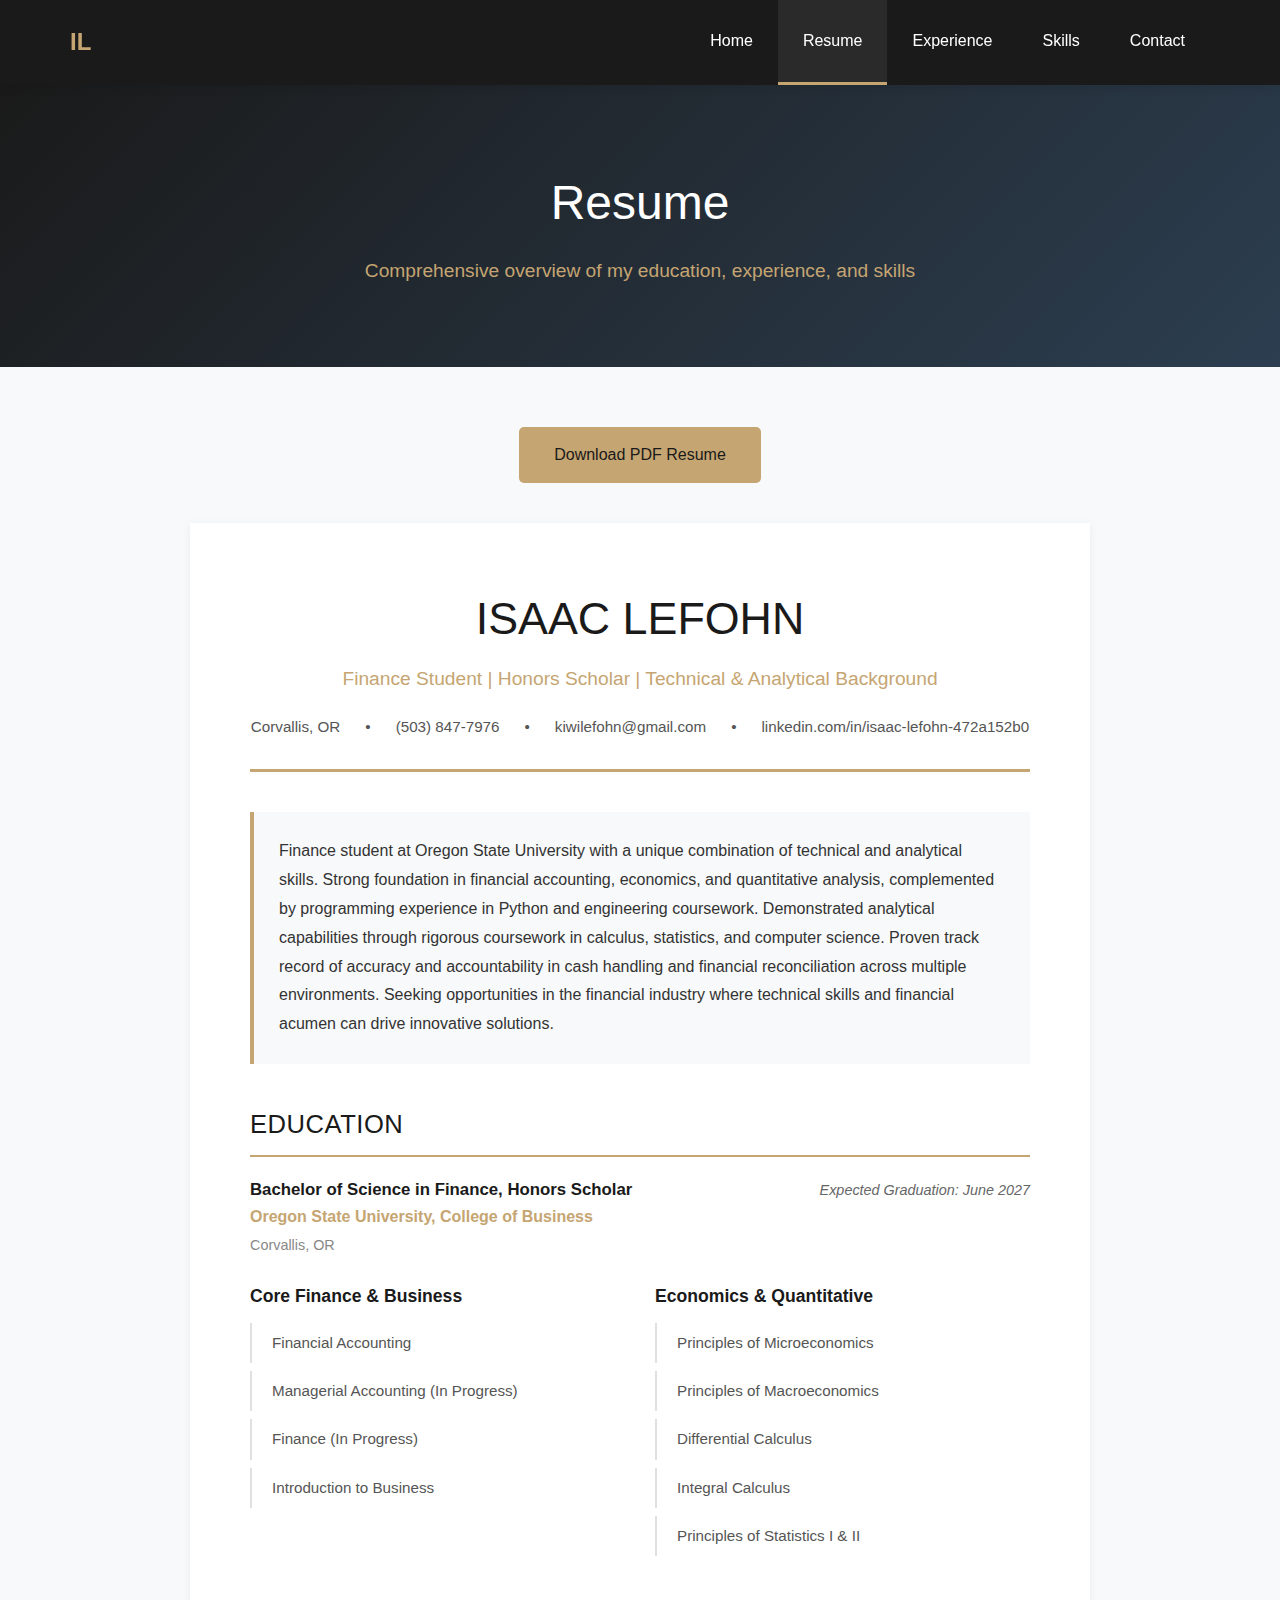
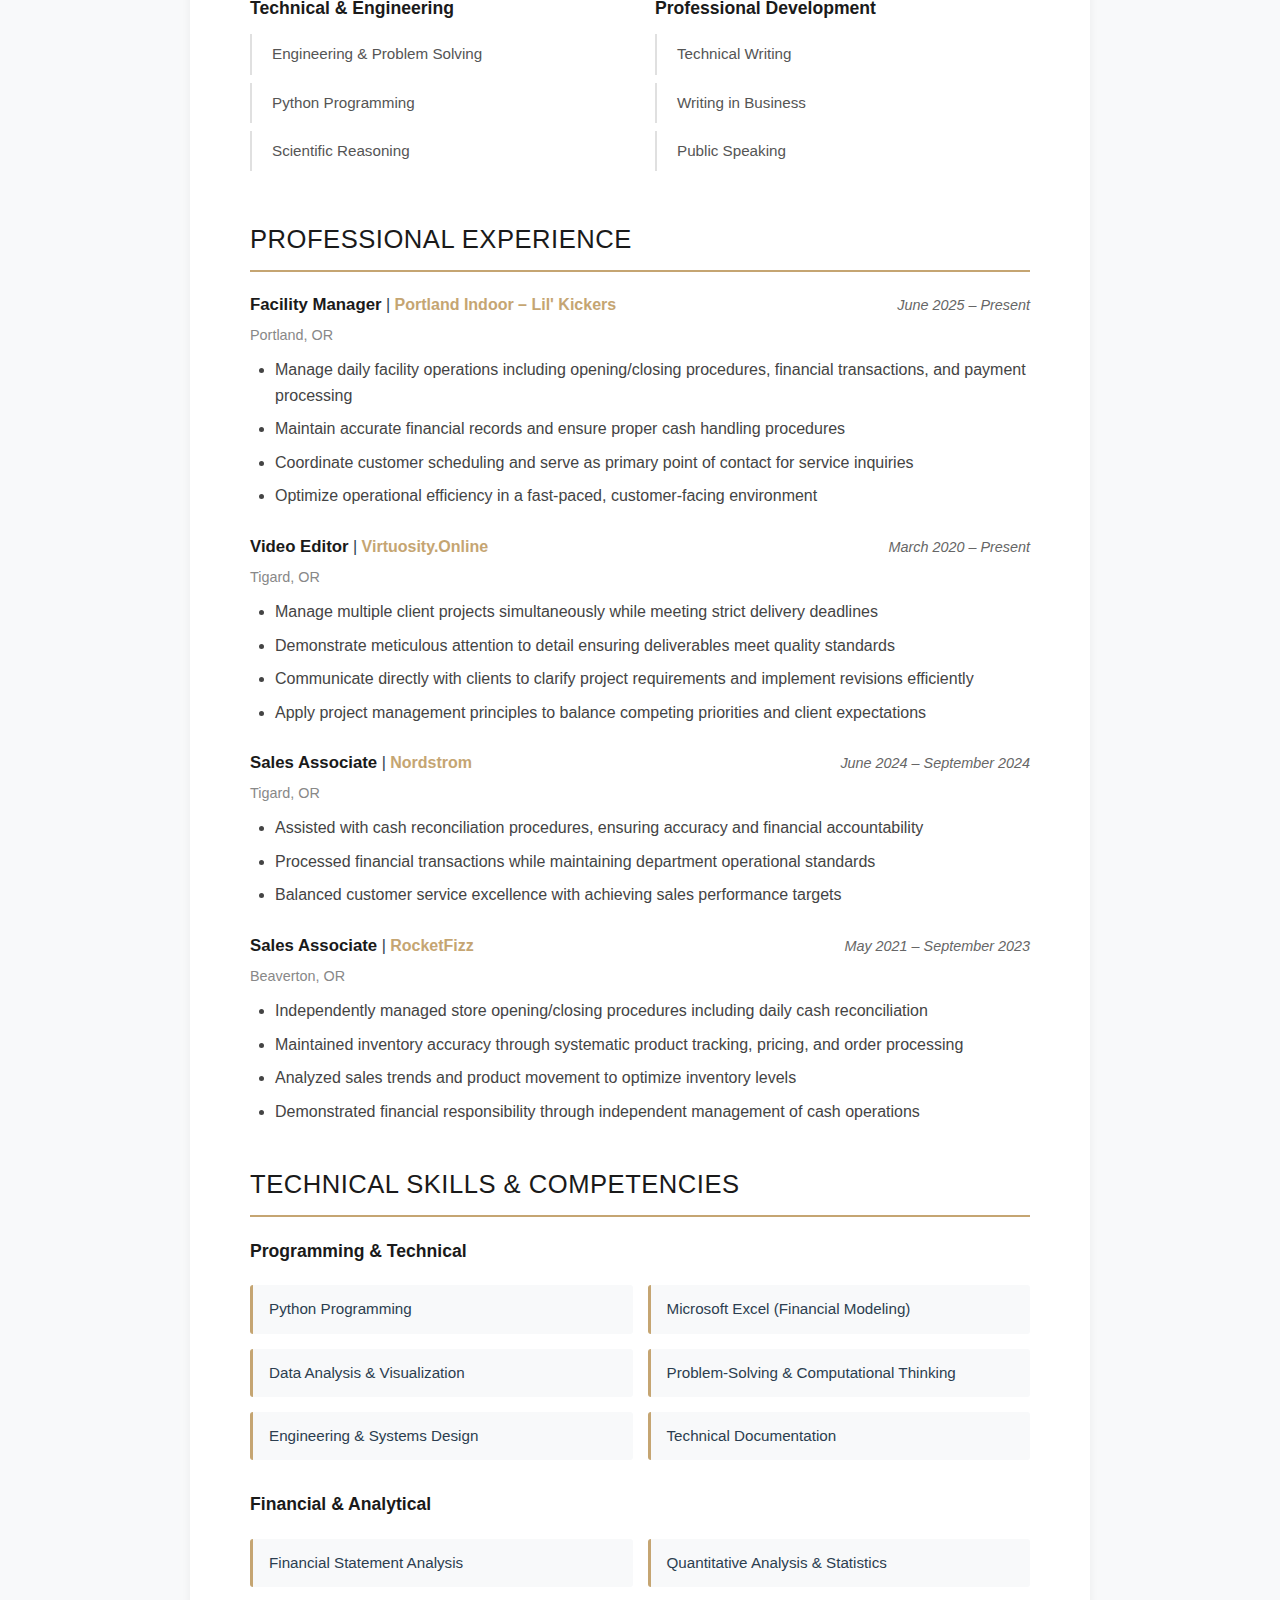
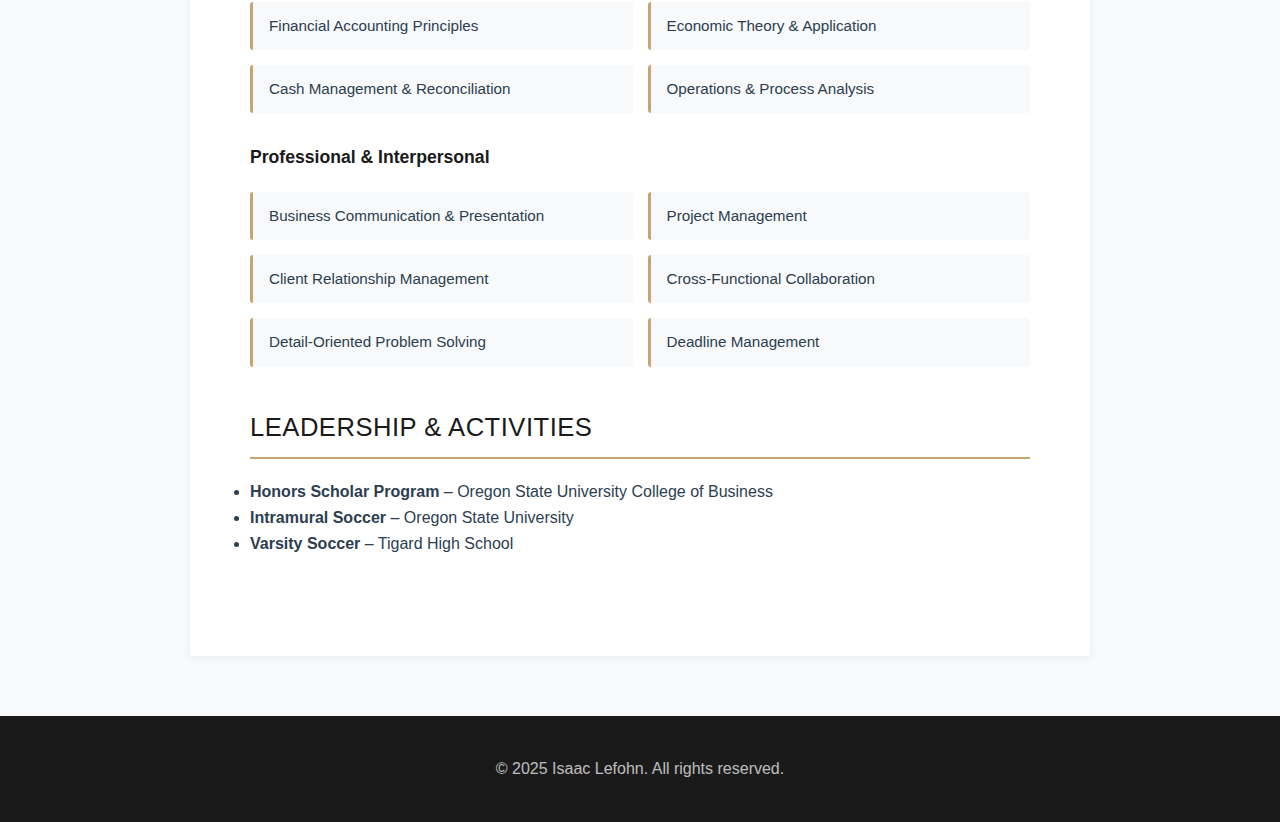
<file: files/resume.html>
<!DOCTYPE html>
<html lang="en">
<head>
    <meta charset="UTF-8">
    <meta name="viewport" content="width=device-width, initial-scale=1.0">
    <meta name="description" content="Isaac Lefohn's Resume - Finance Student with Technical Background">
    <title>Resume | Isaac Lefohn</title>
    <link rel="stylesheet" href="styles.css">
    <style>
        .resume-container {
            max-width: 900px;
            margin: 0 auto;
            background: white;
            padding: 60px;
            box-shadow: 0 2px 10px rgba(0,0,0,0.05);
        }

        .resume-header {
            text-align: center;
            padding-bottom: 30px;
            border-bottom: 3px solid #c5a572;
            margin-bottom: 40px;
        }

        .resume-header h1 {
            font-size: 2.8em;
            margin-bottom: 10px;
            color: #1a1a1a;
            font-weight: 300;
        }

        .resume-header .tagline {
            font-size: 1.2em;
            color: #c5a572;
            margin-bottom: 20px;
        }

        .resume-contact {
            display: flex;
            justify-content: center;
            gap: 25px;
            flex-wrap: wrap;
            font-size: 0.95em;
            color: #555;
        }

        .resume-section {
            margin-bottom: 40px;
        }

        .resume-section h2 {
            font-size: 1.6em;
            color: #1a1a1a;
            margin-bottom: 20px;
            padding-bottom: 10px;
            border-bottom: 2px solid #c5a572;
            text-transform: uppercase;
            letter-spacing: 0.5px;
            font-weight: 400;
        }

        .resume-item {
            margin-bottom: 25px;
        }

        .resume-item-header {
            display: flex;
            justify-content: space-between;
            align-items: baseline;
            margin-bottom: 5px;
            flex-wrap: wrap;
        }

        .job-title {
            font-weight: 600;
            font-size: 1.05em;
            color: #1a1a1a;
        }

        .company {
            color: #c5a572;
            font-weight: 600;
        }

        .date {
            color: #666;
            font-style: italic;
            font-size: 0.9em;
        }

        .location {
            color: #888;
            font-size: 0.9em;
            margin-bottom: 10px;
        }

        .resume-item ul {
            margin-left: 25px;
            margin-top: 10px;
        }

        .resume-item li {
            margin-bottom: 8px;
            color: #444;
            line-height: 1.6;
        }

        .summary {
            background: #f8f9fa;
            padding: 25px;
            border-left: 4px solid #c5a572;
            margin-bottom: 40px;
            line-height: 1.8;
            color: #333;
        }

        .coursework-grid {
            display: grid;
            grid-template-columns: repeat(2, 1fr);
            gap: 30px;
            margin-top: 20px;
        }

        .coursework-category h3 {
            color: #1a1a1a;
            margin-bottom: 12px;
            font-size: 1.1em;
            font-weight: 600;
        }

        .coursework-list {
            list-style: none;
            margin-left: 0;
        }

        .coursework-list li {
            padding: 8px 0 8px 20px;
            border-left: 2px solid #e0e0e0;
            margin-bottom: 8px;
            color: #555;
            font-size: 0.95em;
        }

        .skills-grid {
            display: grid;
            grid-template-columns: repeat(2, 1fr);
            gap: 15px;
            margin-top: 20px;
        }

        .skill-item {
            background: #f8f9fa;
            padding: 12px 16px;
            border-radius: 3px;
            border-left: 3px solid #c5a572;
            font-size: 0.95em;
        }

        .download-btn {
            text-align: center;
            margin: 40px 0;
        }

        @media (max-width: 768px) {
            .resume-container {
                padding: 30px 25px;
            }

            .resume-header h1 {
                font-size: 2em;
            }

            .resume-contact {
                flex-direction: column;
                gap: 10px;
            }

            .resume-item-header {
                flex-direction: column;
                align-items: flex-start;
            }

            .date {
                margin-top: 5px;
            }

            .coursework-grid,
            .skills-grid {
                grid-template-columns: 1fr;
            }
        }
    </style>
</head>
<body>
    <!-- Navigation -->
    <nav>
        <div class="nav-container">
            <a href="index.html" class="logo">IL</a>
            <button class="mobile-menu-btn" onclick="toggleMenu()">☰</button>
            <ul class="nav-links" id="navLinks">
                <li><a href="index.html">Home</a></li>
                <li><a href="resume.html" class="active">Resume</a></li>
                <li><a href="experience.html">Experience</a></li>
                <li><a href="skills.html">Skills</a></li>
                <li><a href="contact.html">Contact</a></li>
            </ul>
        </div>
    </nav>

    <!-- Page Header -->
    <div class="page-header">
        <h1>Resume</h1>
        <p>Comprehensive overview of my education, experience, and skills</p>
    </div>

    <!-- Download Button -->
    <div class="container">
        <div class="download-btn">
            <a href="Isaac_Lefohn_Resume.pdf" download class="btn btn-primary">Download PDF Resume</a>
        </div>

        <!-- Resume Content -->
        <div class="resume-container">
            <!-- Header -->
            <div class="resume-header">
                <h1>ISAAC LEFOHN</h1>
                <p class="tagline">Finance Student | Honors Scholar | Technical & Analytical Background</p>
                <div class="resume-contact">
                    <span>Corvallis, OR</span>
                    <span>•</span>
                    <span>(503) 847-7976</span>
                    <span>•</span>
                    <span>kiwilefohn@gmail.com</span>
                    <span>•</span>
                    <span>linkedin.com/in/isaac-lefohn-472a152b0</span>
                </div>
            </div>

            <!-- Professional Summary -->
            <div class="summary">
                Finance student at Oregon State University with a unique combination of technical and analytical skills. Strong foundation in financial accounting, economics, and quantitative analysis, complemented by programming experience in Python and engineering coursework. Demonstrated analytical capabilities through rigorous coursework in calculus, statistics, and computer science. Proven track record of accuracy and accountability in cash handling and financial reconciliation across multiple environments. Seeking opportunities in the financial industry where technical skills and financial acumen can drive innovative solutions.
            </div>

            <!-- Education -->
            <div class="resume-section">
                <h2>Education</h2>
                <div class="resume-item">
                    <div class="resume-item-header">
                        <div>
                            <div class="job-title">Bachelor of Science in Finance, Honors Scholar</div>
                            <div class="company">Oregon State University, College of Business</div>
                        </div>
                        <div class="date">Expected Graduation: June 2027</div>
                    </div>
                    <div class="location">Corvallis, OR</div>
                </div>

                <div class="coursework-grid">
                    <div class="coursework-category">
                        <h3>Core Finance & Business</h3>
                        <ul class="coursework-list">
                            <li>Financial Accounting</li>
                            <li>Managerial Accounting (In Progress)</li>
                            <li>Finance (In Progress)</li>
                            <li>Introduction to Business</li>
                        </ul>
                    </div>
                    
                    <div class="coursework-category">
                        <h3>Economics & Quantitative</h3>
                        <ul class="coursework-list">
                            <li>Principles of Microeconomics</li>
                            <li>Principles of Macroeconomics</li>
                            <li>Differential Calculus</li>
                            <li>Integral Calculus</li>
                            <li>Principles of Statistics I & II</li>
                        </ul>
                    </div>

                    <div class="coursework-category">
                        <h3>Technical & Engineering</h3>
                        <ul class="coursework-list">
                            <li>Engineering & Problem Solving</li>
                            <li>Python Programming</li>
                            <li>Scientific Reasoning</li>
                        </ul>
                    </div>

                    <div class="coursework-category">
                        <h3>Professional Development</h3>
                        <ul class="coursework-list">
                            <li>Technical Writing</li>
                            <li>Writing in Business</li>
                            <li>Public Speaking</li>
                        </ul>
                    </div>
                </div>
            </div>

            <!-- Experience -->
            <div class="resume-section">
                <h2>Professional Experience</h2>
                
                <div class="resume-item">
                    <div class="resume-item-header">
                        <div>
                            <span class="job-title">Facility Manager</span> | <span class="company">Portland Indoor – Lil' Kickers</span>
                        </div>
                        <div class="date">June 2025 – Present</div>
                    </div>
                    <div class="location">Portland, OR</div>
                    <ul>
                        <li>Manage daily facility operations including opening/closing procedures, financial transactions, and payment processing</li>
                        <li>Maintain accurate financial records and ensure proper cash handling procedures</li>
                        <li>Coordinate customer scheduling and serve as primary point of contact for service inquiries</li>
                        <li>Optimize operational efficiency in a fast-paced, customer-facing environment</li>
                    </ul>
                </div>

                <div class="resume-item">
                    <div class="resume-item-header">
                        <div>
                            <span class="job-title">Video Editor</span> | <span class="company">Virtuosity.Online</span>
                        </div>
                        <div class="date">March 2020 – Present</div>
                    </div>
                    <div class="location">Tigard, OR</div>
                    <ul>
                        <li>Manage multiple client projects simultaneously while meeting strict delivery deadlines</li>
                        <li>Demonstrate meticulous attention to detail ensuring deliverables meet quality standards</li>
                        <li>Communicate directly with clients to clarify project requirements and implement revisions efficiently</li>
                        <li>Apply project management principles to balance competing priorities and client expectations</li>
                    </ul>
                </div>

                <div class="resume-item">
                    <div class="resume-item-header">
                        <div>
                            <span class="job-title">Sales Associate</span> | <span class="company">Nordstrom</span>
                        </div>
                        <div class="date">June 2024 – September 2024</div>
                    </div>
                    <div class="location">Tigard, OR</div>
                    <ul>
                        <li>Assisted with cash reconciliation procedures, ensuring accuracy and financial accountability</li>
                        <li>Processed financial transactions while maintaining department operational standards</li>
                        <li>Balanced customer service excellence with achieving sales performance targets</li>
                    </ul>
                </div>

                <div class="resume-item">
                    <div class="resume-item-header">
                        <div>
                            <span class="job-title">Sales Associate</span> | <span class="company">RocketFizz</span>
                        </div>
                        <div class="date">May 2021 – September 2023</div>
                    </div>
                    <div class="location">Beaverton, OR</div>
                    <ul>
                        <li>Independently managed store opening/closing procedures including daily cash reconciliation</li>
                        <li>Maintained inventory accuracy through systematic product tracking, pricing, and order processing</li>
                        <li>Analyzed sales trends and product movement to optimize inventory levels</li>
                        <li>Demonstrated financial responsibility through independent management of cash operations</li>
                    </ul>
                </div>
            </div>

            <!-- Skills -->
            <div class="resume-section">
                <h2>Technical Skills & Competencies</h2>
                
                <h3 style="margin-top: 20px; margin-bottom: 15px; font-size: 1.1em; color: #1a1a1a;">Programming & Technical</h3>
                <div class="skills-grid">
                    <div class="skill-item">Python Programming</div>
                    <div class="skill-item">Microsoft Excel (Financial Modeling)</div>
                    <div class="skill-item">Data Analysis & Visualization</div>
                    <div class="skill-item">Problem-Solving & Computational Thinking</div>
                    <div class="skill-item">Engineering & Systems Design</div>
                    <div class="skill-item">Technical Documentation</div>
                </div>

                <h3 style="margin-top: 30px; margin-bottom: 15px; font-size: 1.1em; color: #1a1a1a;">Financial & Analytical</h3>
                <div class="skills-grid">
                    <div class="skill-item">Financial Statement Analysis</div>
                    <div class="skill-item">Quantitative Analysis & Statistics</div>
                    <div class="skill-item">Financial Accounting Principles</div>
                    <div class="skill-item">Economic Theory & Application</div>
                    <div class="skill-item">Cash Management & Reconciliation</div>
                    <div class="skill-item">Operations & Process Analysis</div>
                </div>

                <h3 style="margin-top: 30px; margin-bottom: 15px; font-size: 1.1em; color: #1a1a1a;">Professional & Interpersonal</h3>
                <div class="skills-grid">
                    <div class="skill-item">Business Communication & Presentation</div>
                    <div class="skill-item">Project Management</div>
                    <div class="skill-item">Client Relationship Management</div>
                    <div class="skill-item">Cross-Functional Collaboration</div>
                    <div class="skill-item">Detail-Oriented Problem Solving</div>
                    <div class="skill-item">Deadline Management</div>
                </div>
            </div>

            <!-- Activities -->
            <div class="resume-section">
                <h2>Leadership & Activities</h2>
                <ul>
                    <li><strong>Honors Scholar Program</strong> – Oregon State University College of Business</li>
                    <li><strong>Intramural Soccer</strong> – Oregon State University</li>
                    <li><strong>Varsity Soccer</strong> – Tigard High School</li>
                </ul>
            </div>
        </div>
    </div>

    <!-- Footer -->
    <footer>
        <p>&copy; 2025 Isaac Lefohn. All rights reserved.</p>
    </footer>

    <script src="script.js"></script>
</body>
</html>
</file>
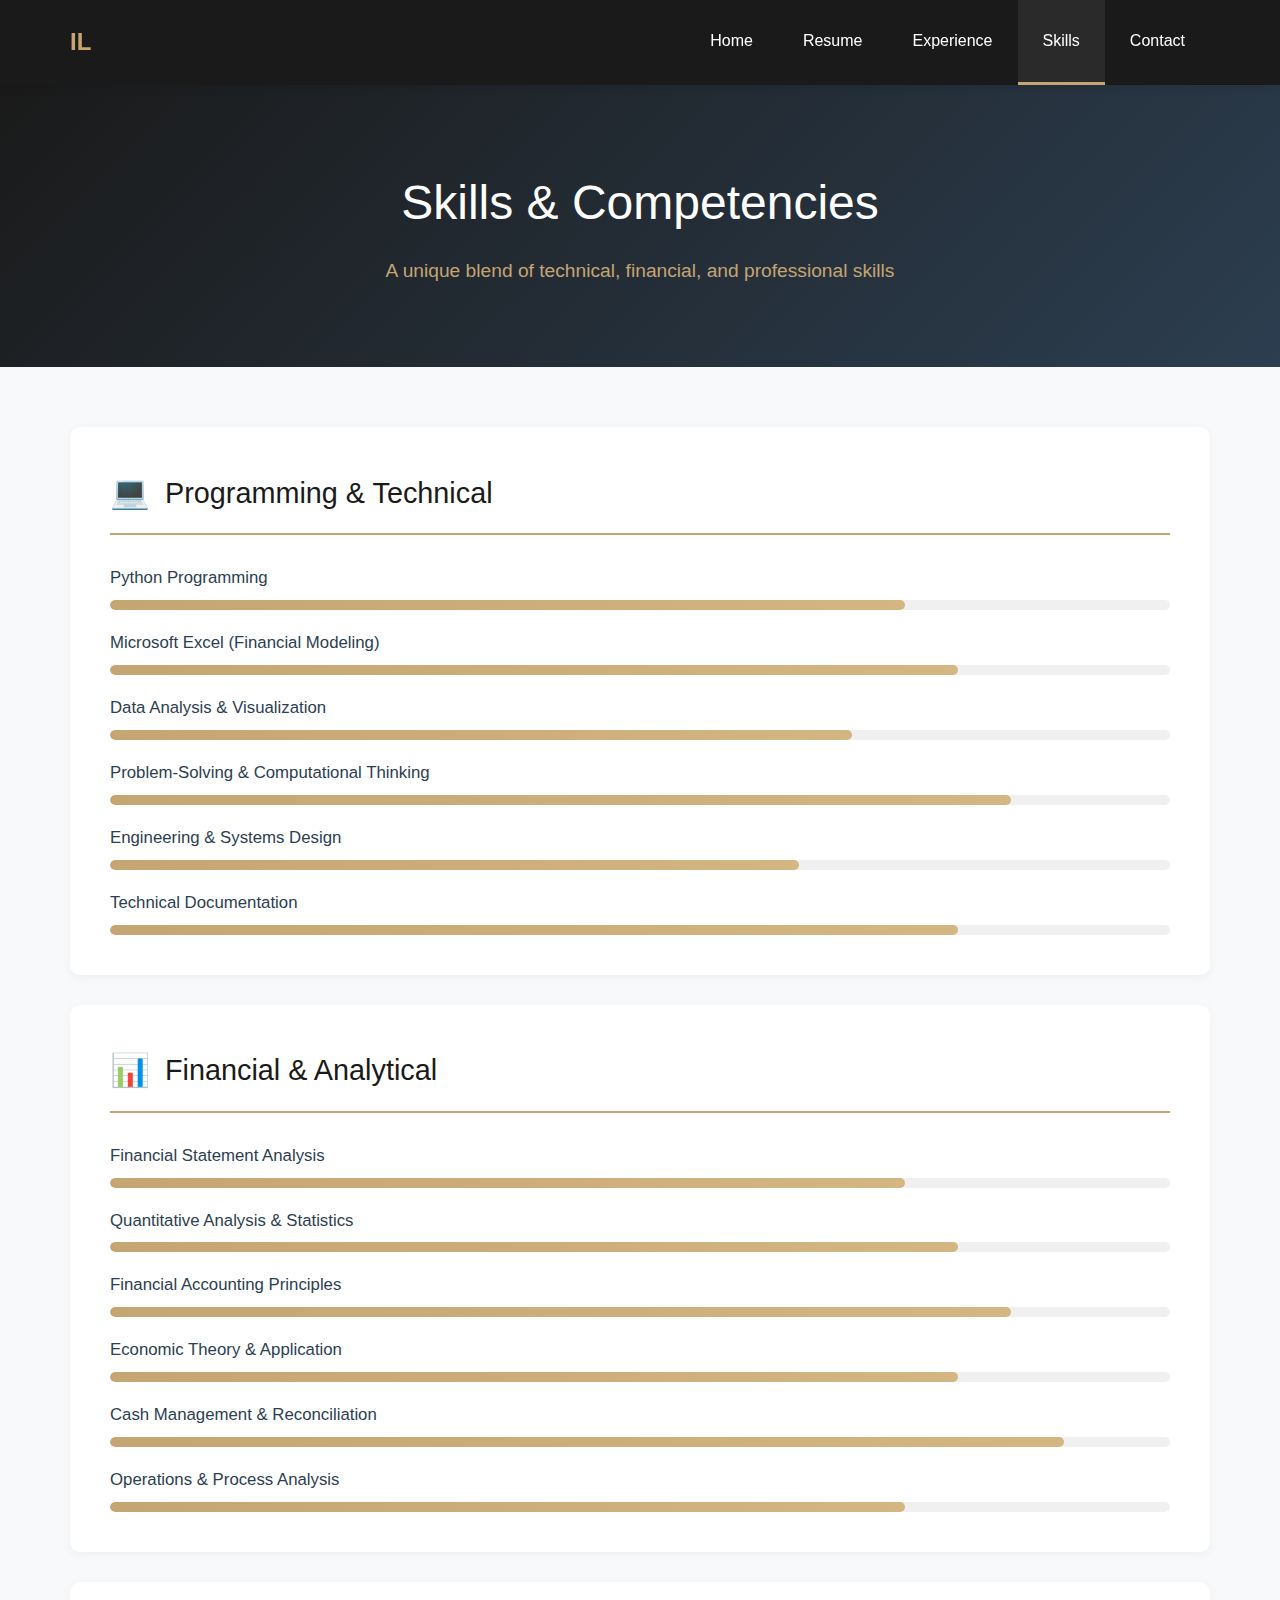
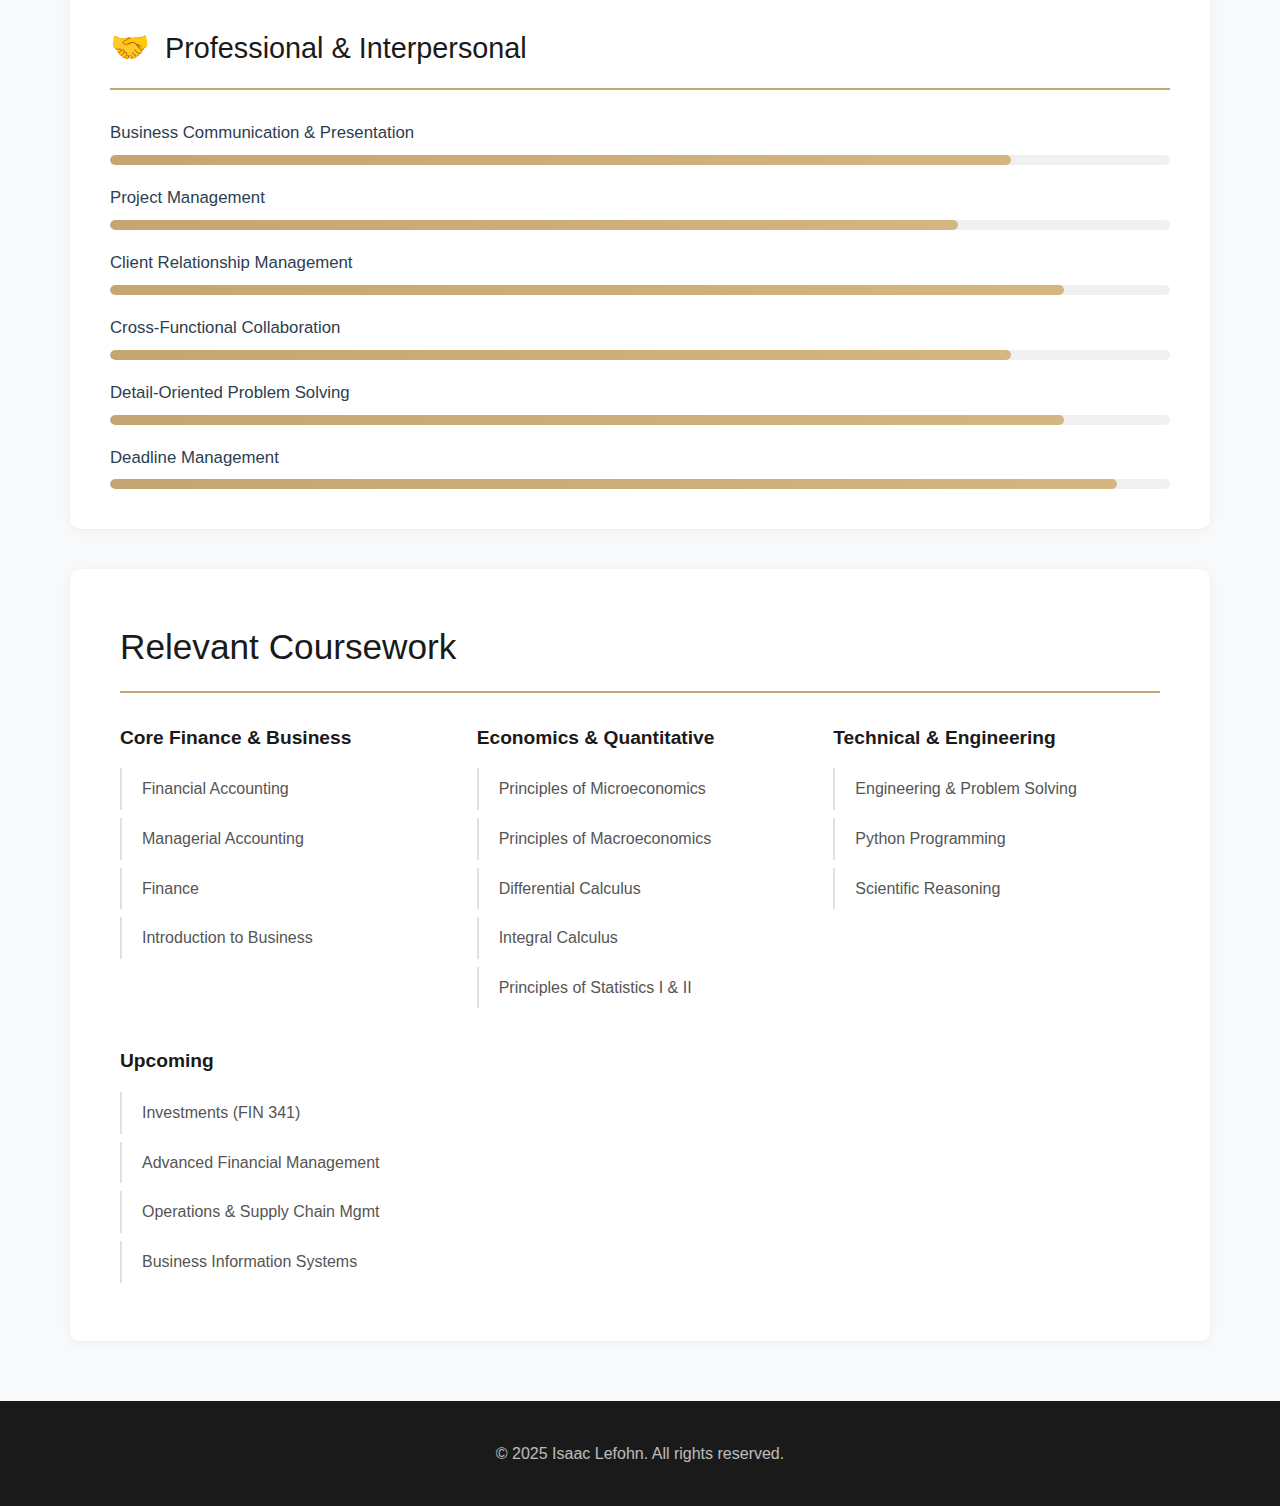
<file: files/skills.html>
<!DOCTYPE html>
<html lang="en">
<head>
    <meta charset="UTF-8">
    <meta name="viewport" content="width=device-width, initial-scale=1.0">
    <title>Skills | Isaac Lefohn</title>
    <link rel="stylesheet" href="styles.css">
</head>
<body>
    <!-- Navigation -->
    <nav>
        <div class="nav-container">
            <a href="index.html" class="logo">IL</a>
            <button class="mobile-menu-btn" onclick="toggleMenu()">☰</button>
            <ul class="nav-links" id="navLinks">
                <li><a href="index.html">Home</a></li>
                <li><a href="resume.html">Resume</a></li>
                <li><a href="experience.html">Experience</a></li>
                <li><a href="skills.html" class="active">Skills</a></li>
                <li><a href="contact.html">Contact</a></li>
            </ul>
        </div>
    </nav>

    <!-- Page Header -->
    <div class="page-header">
        <h1>Skills & Competencies</h1>
        <p>A unique blend of technical, financial, and professional skills</p>
    </div>

    <!-- Main Content -->
    <div class="container">
        <div class="skills-section">
            <div class="skill-category-card">
                <div class="category-header">
                    <span class="category-icon">💻</span>
                    <h3>Programming & Technical</h3>
                </div>
                <div class="skill-list">
                    <div class="skill-item">
                        <span class="skill-name">Python Programming</span>
                        <div class="skill-bar">
                            <div class="skill-progress" style="width: 75%"></div>
                        </div>
                    </div>
                    <div class="skill-item">
                        <span class="skill-name">Microsoft Excel (Financial Modeling)</span>
                        <div class="skill-bar">
                            <div class="skill-progress" style="width: 80%"></div>
                        </div>
                    </div>
                    <div class="skill-item">
                        <span class="skill-name">Data Analysis & Visualization</span>
                        <div class="skill-bar">
                            <div class="skill-progress" style="width: 70%"></div>
                        </div>
                    </div>
                    <div class="skill-item">
                        <span class="skill-name">Problem-Solving & Computational Thinking</span>
                        <div class="skill-bar">
                            <div class="skill-progress" style="width: 85%"></div>
                        </div>
                    </div>
                    <div class="skill-item">
                        <span class="skill-name">Engineering & Systems Design</span>
                        <div class="skill-bar">
                            <div class="skill-progress" style="width: 65%"></div>
                        </div>
                    </div>
                    <div class="skill-item">
                        <span class="skill-name">Technical Documentation</span>
                        <div class="skill-bar">
                            <div class="skill-progress" style="width: 80%"></div>
                        </div>
                    </div>
                </div>
            </div>

            <div class="skill-category-card">
                <div class="category-header">
                    <span class="category-icon">📊</span>
                    <h3>Financial & Analytical</h3>
                </div>
                <div class="skill-list">
                    <div class="skill-item">
                        <span class="skill-name">Financial Statement Analysis</span>
                        <div class="skill-bar">
                            <div class="skill-progress" style="width: 75%"></div>
                        </div>
                    </div>
                    <div class="skill-item">
                        <span class="skill-name">Quantitative Analysis & Statistics</span>
                        <div class="skill-bar">
                            <div class="skill-progress" style="width: 80%"></div>
                        </div>
                    </div>
                    <div class="skill-item">
                        <span class="skill-name">Financial Accounting Principles</span>
                        <div class="skill-bar">
                            <div class="skill-progress" style="width: 85%"></div>
                        </div>
                    </div>
                    <div class="skill-item">
                        <span class="skill-name">Economic Theory & Application</span>
                        <div class="skill-bar">
                            <div class="skill-progress" style="width: 80%"></div>
                        </div>
                    </div>
                    <div class="skill-item">
                        <span class="skill-name">Cash Management & Reconciliation</span>
                        <div class="skill-bar">
                            <div class="skill-progress" style="width: 90%"></div>
                        </div>
                    </div>
                    <div class="skill-item">
                        <span class="skill-name">Operations & Process Analysis</span>
                        <div class="skill-bar">
                            <div class="skill-progress" style="width: 75%"></div>
                        </div>
                    </div>
                </div>
            </div>

            <div class="skill-category-card">
                <div class="category-header">
                    <span class="category-icon">🤝</span>
                    <h3>Professional & Interpersonal</h3>
                </div>
                <div class="skill-list">
                    <div class="skill-item">
                        <span class="skill-name">Business Communication & Presentation</span>
                        <div class="skill-bar">
                            <div class="skill-progress" style="width: 85%"></div>
                        </div>
                    </div>
                    <div class="skill-item">
                        <span class="skill-name">Project Management</span>
                        <div class="skill-bar">
                            <div class="skill-progress" style="width: 80%"></div>
                        </div>
                    </div>
                    <div class="skill-item">
                        <span class="skill-name">Client Relationship Management</span>
                        <div class="skill-bar">
                            <div class="skill-progress" style="width: 90%"></div>
                        </div>
                    </div>
                    <div class="skill-item">
                        <span class="skill-name">Cross-Functional Collaboration</span>
                        <div class="skill-bar">
                            <div class="skill-progress" style="width: 85%"></div>
                        </div>
                    </div>
                    <div class="skill-item">
                        <span class="skill-name">Detail-Oriented Problem Solving</span>
                        <div class="skill-bar">
                            <div class="skill-progress" style="width: 90%"></div>
                        </div>
                    </div>
                    <div class="skill-item">
                        <span class="skill-name">Deadline Management</span>
                        <div class="skill-bar">
                            <div class="skill-progress" style="width: 95%"></div>
                        </div>
                    </div>
                </div>
            </div>
        </div>

        <!-- Coursework Section -->
        <div class="section" style="margin-top: 40px;">
            <h2>Relevant Coursework</h2>
            <div class="coursework-grid">
                <div class="coursework-category">
                    <h4>Core Finance & Business</h4>
                    <ul>
                        <li>Financial Accounting</li>
                        <li>Managerial Accounting</li>
                        <li>Finance</li>
                        <li>Introduction to Business</li>
                    </ul>
                </div>
                <div class="coursework-category">
                    <h4>Economics & Quantitative</h4>
                    <ul>
                        <li>Principles of Microeconomics</li>
                        <li>Principles of Macroeconomics</li>
                        <li>Differential Calculus</li>
                        <li>Integral Calculus</li>
                        <li>Principles of Statistics I & II</li>
                    </ul>
                </div>
                <div class="coursework-category">
                    <h4>Technical & Engineering</h4>
                    <ul>
                        <li>Engineering & Problem Solving</li>
                        <li>Python Programming</li>
                        <li>Scientific Reasoning</li>
                    </ul>
                </div>
                <div class="coursework-category">
                    <h4>Upcoming</h4>
                    <ul>
                        <li>Investments (FIN 341)</li>
                        <li>Advanced Financial Management</li>
                        <li>Operations & Supply Chain Mgmt</li>
                        <li>Business Information Systems</li>
                    </ul>
                </div>
            </div>
        </div>
    </div>

    <!-- Footer -->
    <footer>
        <p>&copy; 2025 Isaac Lefohn. All rights reserved.</p>
    </footer>

    <script src="script.js"></script>
</body>
</html>
</file>
<file: styles.css>
/* ==========================================================================
   Design Tokens
   ========================================================================== */

:root {
    color-scheme: light dark;

    /* Colors — Light */
    --color-bg: #fafaf7;
    --color-surface: #ffffff;
    --color-surface-alt: #f4f4ef;
    --color-text: #1a1a1a;
    --color-text-muted: #555555;
    --color-text-subtle: #888888;
    --color-accent: #c5a572;
    --color-accent-strong: #a88b5a;
    --color-border: #e6e3db;
    --color-nav-bg: #1a1a1a;
    --color-nav-text: #ffffff;
    --color-hero-from: #1a1a1a;
    --color-hero-to: #2c3e50;
    --color-code-bg: #f6f6f2;

    /* Shadows */
    --shadow-sm: 0 1px 3px rgba(0, 0, 0, 0.06);
    --shadow-md: 0 2px 10px rgba(0, 0, 0, 0.05);
    --shadow-lg: 0 8px 24px rgba(0, 0, 0, 0.1);
    --shadow-accent: 0 6px 18px rgba(197, 165, 114, 0.3);

    /* Radii */
    --radius-sm: 6px;
    --radius-md: 10px;
    --radius-lg: 14px;
    --radius-pill: 999px;

    /* Typography */
    --font-sans: -apple-system, BlinkMacSystemFont, 'Segoe UI', Roboto, 'Helvetica Neue', Arial, sans-serif;
    --font-mono: ui-monospace, 'SF Mono', Monaco, Menlo, Consolas, 'Liberation Mono', monospace;

    /* Layout */
    --max-width: 1200px;
    --section-padding: 50px;

    /* Motion */
    --ease: cubic-bezier(0.2, 0.8, 0.2, 1);
}

[data-theme="dark"] {
    --color-bg: #0f0f11;
    --color-surface: #18181b;
    --color-surface-alt: #1f1f23;
    --color-text: #f0f0ef;
    --color-text-muted: #b8b8b0;
    --color-text-subtle: #888880;
    --color-accent: #d4b682;
    --color-accent-strong: #e4cd9f;
    --color-border: #2a2a2e;
    --color-nav-bg: #0a0a0c;
    --color-nav-text: #f0f0ef;
    --color-hero-from: #0a0a0c;
    --color-hero-to: #1a1f2a;
    --color-code-bg: #1a1a1e;

    --shadow-sm: 0 1px 3px rgba(0, 0, 0, 0.4);
    --shadow-md: 0 2px 10px rgba(0, 0, 0, 0.35);
    --shadow-lg: 0 8px 24px rgba(0, 0, 0, 0.5);
}

/* ==========================================================================
   Base
   ========================================================================== */

* {
    margin: 0;
    padding: 0;
    box-sizing: border-box;
}

html {
    scroll-behavior: smooth;
}

body {
    font-family: var(--font-sans);
    line-height: 1.6;
    color: var(--color-text);
    background: var(--color-bg);
    transition: background-color 0.3s var(--ease), color 0.3s var(--ease);
}

a {
    color: inherit;
}

/* Accessibility */
.skip-link {
    position: absolute;
    top: -100px;
    left: 0;
    background: var(--color-accent);
    color: #1a1a1a;
    padding: 12px 20px;
    z-index: 2000;
    text-decoration: none;
    font-weight: 600;
    border-radius: 0 0 var(--radius-md) 0;
}

.skip-link:focus {
    top: 0;
}

:focus-visible {
    outline: 2px solid var(--color-accent);
    outline-offset: 3px;
    border-radius: 3px;
}

/* ==========================================================================
   Navigation
   ========================================================================== */

nav {
    background: var(--color-nav-bg);
    padding: 0;
    position: sticky;
    top: 0;
    z-index: 1000;
    box-shadow: var(--shadow-sm);
    border-bottom: 1px solid rgba(255, 255, 255, 0.04);
}

.nav-container {
    max-width: var(--max-width);
    margin: 0 auto;
    display: flex;
    justify-content: space-between;
    align-items: center;
    padding: 0 30px;
    gap: 10px;
}

.logo {
    font-size: 1.5em;
    font-weight: 600;
    color: var(--color-accent);
    padding: 20px 0;
    text-decoration: none;
    letter-spacing: 1px;
}

.nav-right {
    display: flex;
    align-items: center;
    gap: 4px;
}

.nav-links {
    display: flex;
    list-style: none;
    gap: 0;
}

.nav-links a {
    color: var(--color-nav-text);
    text-decoration: none;
    padding: 28px 22px;
    display: block;
    transition: background 0.25s var(--ease), border-color 0.25s var(--ease);
    border-bottom: 3px solid transparent;
    font-size: 0.98em;
}

.nav-links a:hover,
.nav-links a.active {
    background: rgba(255, 255, 255, 0.04);
    border-bottom-color: var(--color-accent);
}

[data-theme="dark"] .nav-links a:hover,
[data-theme="dark"] .nav-links a.active {
    background: rgba(255, 255, 255, 0.06);
}

/* Theme toggle */
.theme-toggle {
    background: transparent;
    border: 1px solid rgba(255, 255, 255, 0.15);
    color: var(--color-nav-text);
    width: 38px;
    height: 38px;
    border-radius: var(--radius-pill);
    display: inline-flex;
    align-items: center;
    justify-content: center;
    cursor: pointer;
    transition: all 0.25s var(--ease);
    margin-left: 8px;
}

.theme-toggle:hover {
    background: rgba(255, 255, 255, 0.08);
    border-color: var(--color-accent);
    color: var(--color-accent);
}

.theme-toggle svg {
    width: 18px;
    height: 18px;
}

.theme-toggle .icon-moon { display: none; }
.theme-toggle .icon-sun { display: block; }
[data-theme="dark"] .theme-toggle .icon-moon { display: block; }
[data-theme="dark"] .theme-toggle .icon-sun { display: none; }

/* Mobile menu button */
.mobile-menu-btn {
    display: none;
    background: none;
    border: none;
    color: var(--color-nav-text);
    font-size: 1.5em;
    cursor: pointer;
    padding: 10px;
    border-radius: var(--radius-sm);
}

.mobile-menu-btn:hover {
    background: rgba(255, 255, 255, 0.06);
}

/* ==========================================================================
   Hero & Page Headers
   ========================================================================== */

.hero {
    background: linear-gradient(135deg, var(--color-hero-from) 0%, var(--color-hero-to) 100%);
    color: #ffffff;
    padding: 110px 30px 100px;
    text-align: center;
    position: relative;
    overflow: hidden;
}

.hero::after {
    content: '';
    position: absolute;
    inset: 0;
    background: radial-gradient(circle at 80% 20%, rgba(197, 165, 114, 0.12), transparent 50%);
    pointer-events: none;
}

.hero > * {
    position: relative;
    z-index: 1;
}

.hero h1 {
    font-size: 3.6em;
    margin-bottom: 16px;
    font-weight: 300;
    letter-spacing: 2px;
}

.hero .subtitle {
    font-size: 1.3em;
    color: var(--color-accent);
    margin-bottom: 28px;
    font-weight: 400;
    letter-spacing: 0.5px;
}

.hero p {
    font-size: 1.1em;
    max-width: 720px;
    margin: 0 auto 40px;
    line-height: 1.75;
    color: #e0e0e0;
}

.hero .cta-buttons {
    display: flex;
    gap: 16px;
    justify-content: center;
    flex-wrap: wrap;
}

.page-header {
    background: linear-gradient(135deg, var(--color-hero-from) 0%, var(--color-hero-to) 100%);
    color: #ffffff;
    padding: 80px 30px;
    text-align: center;
    position: relative;
    overflow: hidden;
}

.page-header::after {
    content: '';
    position: absolute;
    inset: 0;
    background: radial-gradient(circle at 80% 20%, rgba(197, 165, 114, 0.1), transparent 50%);
    pointer-events: none;
}

.page-header > * {
    position: relative;
    z-index: 1;
}

.page-header h1 {
    font-size: 2.8em;
    margin-bottom: 12px;
    font-weight: 300;
    letter-spacing: 1px;
}

.page-header p {
    font-size: 1.15em;
    color: var(--color-accent);
    max-width: 700px;
    margin: 0 auto;
}

/* ==========================================================================
   Contact Bar
   ========================================================================== */

.contact-bar {
    background: var(--color-surface);
    padding: 22px 30px;
    box-shadow: var(--shadow-sm);
    border-bottom: 1px solid var(--color-border);
}

.contact-container {
    max-width: var(--max-width);
    margin: 0 auto;
    display: flex;
    justify-content: center;
    gap: 40px;
    flex-wrap: wrap;
}

.contact-item {
    display: inline-flex;
    align-items: center;
    gap: 10px;
    color: var(--color-text);
    text-decoration: none;
    transition: color 0.25s var(--ease);
    font-size: 0.98em;
}

.contact-item:hover {
    color: var(--color-accent);
}

.contact-item svg {
    width: 18px;
    height: 18px;
}

/* ==========================================================================
   Layout / Containers
   ========================================================================== */

.container {
    max-width: var(--max-width);
    margin: 60px auto;
    padding: 0 30px;
}

.section {
    background: var(--color-surface);
    padding: var(--section-padding);
    margin-bottom: 30px;
    border-radius: var(--radius-lg);
    box-shadow: var(--shadow-md);
    border: 1px solid var(--color-border);
}

.section h2 {
    font-size: 2.1em;
    margin-bottom: 28px;
    color: var(--color-text);
    font-weight: 300;
    border-bottom: 2px solid var(--color-accent);
    padding-bottom: 14px;
    letter-spacing: 0.5px;
}

.section-intro {
    font-size: 1.05em;
    color: var(--color-text-muted);
    line-height: 1.8;
    margin-bottom: 24px;
    max-width: 820px;
}

.about-paragraph {
    font-size: 1.08em;
    line-height: 1.85;
    color: var(--color-text-muted);
    margin-bottom: 20px;
}

.about-paragraph:last-child {
    margin-bottom: 0;
}

/* ==========================================================================
   Stats
   ========================================================================== */

.stats {
    display: grid;
    grid-template-columns: repeat(auto-fit, minmax(200px, 1fr));
    gap: 24px;
    margin: 20px 0;
}

.stat-card {
    text-align: center;
    padding: 30px 24px;
    background: linear-gradient(135deg, var(--color-hero-from) 0%, var(--color-hero-to) 100%);
    color: #ffffff;
    border-radius: var(--radius-md);
    box-shadow: var(--shadow-sm);
}

.stat-number {
    font-size: 2.8em;
    font-weight: 700;
    color: var(--color-accent);
    display: block;
    line-height: 1.1;
    letter-spacing: 0.5px;
}

.stat-label {
    font-size: 1em;
    margin-top: 10px;
    opacity: 0.85;
    display: block;
}

/* ==========================================================================
   Feature Cards (Home)
   ========================================================================== */

.features {
    display: grid;
    grid-template-columns: repeat(auto-fit, minmax(280px, 1fr));
    gap: 24px;
    margin-top: 20px;
}

.feature-card {
    padding: 28px;
    background: var(--color-surface-alt);
    border-radius: var(--radius-md);
    transition: transform 0.3s var(--ease), box-shadow 0.3s var(--ease);
    border: 1px solid var(--color-border);
    border-top: 3px solid var(--color-accent);
}

.feature-card:hover {
    transform: translateY(-4px);
    box-shadow: var(--shadow-lg);
}

.feature-icon {
    width: 40px;
    height: 40px;
    color: var(--color-accent);
    margin-bottom: 16px;
    display: inline-flex;
    align-items: center;
    justify-content: center;
}

.feature-icon svg {
    width: 100%;
    height: 100%;
}

.feature-card h3 {
    color: var(--color-text);
    margin-bottom: 12px;
    font-size: 1.22em;
    font-weight: 600;
}

.feature-card p {
    color: var(--color-text-muted);
    line-height: 1.7;
    font-size: 0.98em;
}

/* ==========================================================================
   Featured Projects preview (Home)
   ========================================================================== */

.featured-projects {
    display: grid;
    grid-template-columns: repeat(auto-fit, minmax(280px, 1fr));
    gap: 22px;
    margin: 20px 0 30px;
}

.featured-project-card {
    padding: 26px;
    background: var(--color-surface-alt);
    border: 1px solid var(--color-border);
    border-left: 3px solid var(--color-accent);
    border-radius: var(--radius-md);
    text-decoration: none;
    color: inherit;
    transition: transform 0.3s var(--ease), box-shadow 0.3s var(--ease);
    display: flex;
    flex-direction: column;
    gap: 10px;
}

.featured-project-card:hover {
    transform: translateY(-3px);
    box-shadow: var(--shadow-lg);
}

.featured-project-card .tag {
    font-size: 0.75em;
    letter-spacing: 0.1em;
    text-transform: uppercase;
    color: var(--color-accent);
    font-weight: 600;
}

.featured-project-card h3 {
    font-size: 1.15em;
    color: var(--color-text);
    font-weight: 600;
}

.featured-project-card p {
    color: var(--color-text-muted);
    font-size: 0.95em;
    line-height: 1.6;
}

.projects-cta {
    text-align: center;
    margin-top: 10px;
}

/* ==========================================================================
   Timeline (Experience)
   ========================================================================== */

.timeline {
    position: relative;
    padding-left: 40px;
}

.timeline::before {
    content: '';
    position: absolute;
    left: 0;
    top: 6px;
    bottom: 6px;
    width: 2px;
    background: var(--color-accent);
}

.timeline-item {
    position: relative;
    margin-bottom: 44px;
}

.timeline-item:last-child {
    margin-bottom: 0;
}

.timeline-item::before {
    content: '';
    position: absolute;
    left: -46px;
    top: 6px;
    width: 14px;
    height: 14px;
    border-radius: 50%;
    background: var(--color-accent);
    border: 3px solid var(--color-surface);
    box-shadow: 0 0 0 2px var(--color-accent);
}

.timeline-date {
    color: var(--color-accent);
    font-weight: 600;
    margin-bottom: 8px;
    font-size: 0.9em;
    letter-spacing: 0.5px;
    text-transform: uppercase;
}

.timeline-content {
    background: var(--color-surface);
    padding: 26px;
    border-radius: var(--radius-md);
    box-shadow: var(--shadow-md);
    border: 1px solid var(--color-border);
}

.timeline-content h3 {
    font-size: 1.4em;
    color: var(--color-text);
    margin-bottom: 4px;
    font-weight: 600;
}

.timeline-content h4 {
    color: var(--color-accent);
    font-weight: 600;
    margin-bottom: 16px;
    font-size: 1em;
    letter-spacing: 0.3px;
}

.timeline-content ul {
    margin-left: 20px;
    margin-top: 12px;
}

.timeline-content li {
    margin-bottom: 8px;
    color: var(--color-text-muted);
    line-height: 1.65;
}

.relevance-note {
    margin-top: 16px;
    padding: 12px 16px;
    background: var(--color-surface-alt);
    border-left: 3px solid var(--color-accent);
    border-radius: var(--radius-sm);
    font-size: 0.92em;
    color: var(--color-text-muted);
}

.relevance-note strong {
    color: var(--color-text);
}

.skills-tags {
    display: flex;
    gap: 8px;
    flex-wrap: wrap;
    margin-top: 18px;
}

.skills-tags span {
    background: var(--color-surface-alt);
    padding: 5px 12px;
    border-radius: var(--radius-pill);
    font-size: 0.82em;
    color: var(--color-text-muted);
    border: 1px solid var(--color-border);
}

/* ==========================================================================
   Skills Page
   ========================================================================== */

.skills-section {
    display: grid;
    grid-template-columns: 1fr;
    gap: 26px;
}

.skill-category-card {
    background: var(--color-surface);
    padding: 36px;
    border-radius: var(--radius-lg);
    box-shadow: var(--shadow-md);
    border: 1px solid var(--color-border);
}

.category-header {
    display: flex;
    align-items: center;
    gap: 14px;
    margin-bottom: 26px;
    padding-bottom: 14px;
    border-bottom: 2px solid var(--color-accent);
}

.category-icon {
    width: 32px;
    height: 32px;
    color: var(--color-accent);
    display: inline-flex;
    align-items: center;
    justify-content: center;
    flex-shrink: 0;
}

.category-icon svg {
    width: 100%;
    height: 100%;
}

.category-header h3 {
    font-size: 1.5em;
    color: var(--color-text);
    font-weight: 400;
}

.skill-list {
    display: grid;
    gap: 18px;
}

.skill-item {
    display: flex;
    flex-direction: column;
    gap: 8px;
}

.skill-name {
    font-weight: 500;
    color: var(--color-text);
    font-size: 1em;
    display: flex;
    justify-content: space-between;
    align-items: baseline;
    gap: 12px;
}

.skill-level {
    color: var(--color-text-subtle);
    font-size: 0.82em;
    font-weight: 400;
    white-space: nowrap;
}

.skill-bar {
    height: 8px;
    background: var(--color-surface-alt);
    border: 1px solid var(--color-border);
    border-radius: var(--radius-pill);
    overflow: hidden;
}

.skill-progress {
    height: 100%;
    width: 0;
    background: linear-gradient(90deg, var(--color-accent) 0%, var(--color-accent-strong) 100%);
    border-radius: var(--radius-pill);
    transition: width 1.2s var(--ease);
}

.coursework-grid {
    display: grid;
    grid-template-columns: repeat(auto-fit, minmax(240px, 1fr));
    gap: 28px;
    margin-top: 24px;
}

.coursework-category h4 {
    color: var(--color-text);
    margin-bottom: 14px;
    font-size: 1.1em;
    font-weight: 600;
}

.coursework-category ul {
    list-style: none;
}

.coursework-category li {
    padding: 7px 0 7px 16px;
    border-left: 2px solid var(--color-border);
    margin-bottom: 6px;
    color: var(--color-text-muted);
    font-size: 0.96em;
    transition: border-color 0.25s var(--ease);
}

.coursework-category li:hover {
    border-left-color: var(--color-accent);
}

/* ==========================================================================
   Projects Page
   ========================================================================== */

.project-grid {
    display: grid;
    grid-template-columns: repeat(auto-fit, minmax(320px, 1fr));
    gap: 26px;
}

.project-card {
    background: var(--color-surface);
    padding: 32px;
    border-radius: var(--radius-lg);
    box-shadow: var(--shadow-md);
    border: 1px solid var(--color-border);
    position: relative;
    display: flex;
    flex-direction: column;
    gap: 14px;
    transition: transform 0.3s var(--ease), box-shadow 0.3s var(--ease);
    overflow: hidden;
}

.project-card:hover {
    transform: translateY(-4px);
    box-shadow: var(--shadow-lg);
}

.project-ribbon {
    position: absolute;
    top: 18px;
    right: -40px;
    transform: rotate(35deg);
    background: var(--color-accent);
    color: #1a1a1a;
    padding: 4px 46px;
    font-size: 0.7em;
    font-weight: 700;
    letter-spacing: 0.1em;
    text-transform: uppercase;
}

.project-type {
    font-size: 0.78em;
    letter-spacing: 0.12em;
    text-transform: uppercase;
    color: var(--color-accent);
    font-weight: 600;
}

.project-card h3 {
    font-size: 1.3em;
    color: var(--color-text);
    font-weight: 600;
    line-height: 1.3;
}

.project-hook {
    color: var(--color-text-muted);
    line-height: 1.65;
    font-size: 0.98em;
}

.project-tools {
    display: flex;
    gap: 6px;
    flex-wrap: wrap;
    margin-top: 4px;
}

.project-tools span {
    background: var(--color-surface-alt);
    padding: 4px 10px;
    border-radius: var(--radius-pill);
    font-size: 0.78em;
    color: var(--color-text-muted);
    border: 1px solid var(--color-border);
}

.project-details {
    margin-top: 6px;
    border-top: 1px solid var(--color-border);
    padding-top: 14px;
}

.project-details summary {
    cursor: pointer;
    color: var(--color-accent);
    font-weight: 600;
    font-size: 0.95em;
    padding: 4px 0;
    user-select: none;
    list-style: none;
}

.project-details summary::-webkit-details-marker { display: none; }

.project-details summary::after {
    content: '→';
    margin-left: 6px;
    display: inline-block;
    transition: transform 0.3s var(--ease);
}

.project-details[open] summary::after {
    transform: rotate(90deg);
}

.project-details summary:hover {
    color: var(--color-accent-strong);
}

.project-details-content {
    padding-top: 12px;
    color: var(--color-text-muted);
    line-height: 1.7;
    font-size: 0.95em;
}

.project-details-content p {
    margin-bottom: 10px;
}

.project-details-content p:last-child {
    margin-bottom: 0;
}

/* ==========================================================================
   Contact Page
   ========================================================================== */

.contact-grid {
    display: grid;
    grid-template-columns: repeat(auto-fit, minmax(240px, 1fr));
    gap: 22px;
    margin-bottom: 40px;
}

.contact-card {
    background: var(--color-surface);
    padding: 36px 28px;
    border-radius: var(--radius-lg);
    box-shadow: var(--shadow-md);
    border: 1px solid var(--color-border);
    text-align: center;
    transition: transform 0.3s var(--ease), box-shadow 0.3s var(--ease);
}

.contact-card:hover {
    transform: translateY(-4px);
    box-shadow: var(--shadow-lg);
}

.contact-icon {
    color: var(--color-accent);
    margin-bottom: 18px;
    display: inline-flex;
    align-items: center;
    justify-content: center;
}

.contact-card h3 {
    font-size: 1.3em;
    margin-bottom: 12px;
    color: var(--color-text);
    font-weight: 600;
}

.contact-card p {
    font-size: 1em;
    margin-bottom: 4px;
    color: var(--color-text-muted);
}

.contact-card p.description {
    color: var(--color-text-subtle);
    font-size: 0.88em;
    margin-top: 10px;
}

.contact-card a {
    color: var(--color-text);
    text-decoration: none;
    font-weight: 500;
    transition: color 0.25s var(--ease);
}

.contact-card a:hover {
    color: var(--color-accent);
}

.cta-section {
    text-align: center;
    background: linear-gradient(135deg, var(--color-surface-alt) 0%, var(--color-bg) 100%);
}

[data-theme="dark"] .cta-section {
    background: linear-gradient(135deg, var(--color-surface) 0%, var(--color-surface-alt) 100%);
}

.cta-buttons {
    display: flex;
    gap: 16px;
    justify-content: center;
    flex-wrap: wrap;
}

/* Page-bottom CTA block for Experience/Skills */
.cta-block {
    text-align: center;
    background: linear-gradient(135deg, var(--color-surface-alt) 0%, var(--color-bg) 100%);
    padding: 48px 40px;
    border-radius: var(--radius-lg);
    border: 1px solid var(--color-border);
    margin-top: 40px;
}

[data-theme="dark"] .cta-block {
    background: linear-gradient(135deg, var(--color-surface) 0%, var(--color-surface-alt) 100%);
}

.cta-block h3 {
    font-size: 1.6em;
    color: var(--color-text);
    margin-bottom: 14px;
    font-weight: 400;
}

.cta-block p {
    color: var(--color-text-muted);
    margin-bottom: 26px;
    max-width: 560px;
    margin-left: auto;
    margin-right: auto;
}

.quick-links-grid {
    display: grid;
    grid-template-columns: repeat(auto-fit, minmax(260px, 1fr));
    gap: 22px;
    margin-top: 24px;
}

.quick-link-card {
    padding: 26px;
    background: var(--color-surface-alt);
    border-radius: var(--radius-md);
    text-decoration: none;
    color: inherit;
    transition: transform 0.3s var(--ease), box-shadow 0.3s var(--ease);
    border: 1px solid var(--color-border);
    border-left: 3px solid var(--color-accent);
}

.quick-link-card:hover {
    transform: translateY(-3px);
    box-shadow: var(--shadow-lg);
}

.quick-link-card h4 {
    color: var(--color-text);
    margin-bottom: 8px;
    font-size: 1.1em;
    font-weight: 600;
}

.quick-link-card p {
    color: var(--color-text-muted);
    font-size: 0.94em;
}

/* ==========================================================================
   Buttons
   ========================================================================== */

.btn {
    padding: 13px 30px;
    border-radius: var(--radius-md);
    text-decoration: none;
    font-weight: 500;
    transition: background 0.25s var(--ease), color 0.25s var(--ease),
                transform 0.25s var(--ease), box-shadow 0.25s var(--ease);
    display: inline-block;
    font-size: 0.98em;
    letter-spacing: 0.3px;
    border: 2px solid transparent;
    cursor: pointer;
}

.btn-primary {
    background: var(--color-accent);
    color: #1a1a1a;
    border-color: var(--color-accent);
}

.btn-primary:hover {
    background: var(--color-accent-strong);
    border-color: var(--color-accent-strong);
    color: #ffffff;
    transform: translateY(-2px);
    box-shadow: var(--shadow-accent);
}

.btn-secondary {
    background: transparent;
    color: var(--color-text);
    border-color: var(--color-text);
}

.btn-secondary:hover {
    background: var(--color-text);
    color: var(--color-bg);
    transform: translateY(-2px);
    box-shadow: var(--shadow-md);
}

/* Hero buttons always on dark background */
.hero .btn-secondary {
    color: #ffffff;
    border-color: #ffffff;
}

.hero .btn-secondary:hover {
    background: #ffffff;
    color: #1a1a1a;
}

/* ==========================================================================
   Resume Page (PDF viewer)
   ========================================================================== */

.resume-actions {
    display: flex;
    justify-content: center;
    gap: 14px;
    flex-wrap: wrap;
    margin: 36px 0 24px;
}

.pdf-embed-wrapper {
    max-width: 900px;
    margin: 0 auto 40px;
    padding: 0 20px;
}

.pdf-embed-wrapper iframe {
    width: 100%;
    height: 1100px;
    border: none;
    border-radius: var(--radius-md);
    box-shadow: var(--shadow-md);
    display: block;
    background: #ffffff;
}

.pdf-fallback-note {
    text-align: center;
    color: var(--color-text-muted);
    font-size: 0.95em;
    margin: 16px auto 40px;
    max-width: 900px;
    padding: 0 20px;
}

/* ==========================================================================
   Footer
   ========================================================================== */

footer {
    background: var(--color-nav-bg);
    color: var(--color-nav-text);
    padding: 34px 30px;
    text-align: center;
    margin-top: 60px;
    border-top: 1px solid rgba(255, 255, 255, 0.05);
}

footer p {
    opacity: 0.7;
    font-size: 0.92em;
}

/* ==========================================================================
   Animations (fade-in on scroll)
   ========================================================================== */

.fade-in {
    opacity: 1;
    transform: none;
}

@media (prefers-reduced-motion: no-preference) {
    .fade-in {
        opacity: 0;
        transform: translateY(20px);
        transition: opacity 0.7s var(--ease), transform 0.7s var(--ease);
        will-change: opacity, transform;
    }

    .fade-in.is-visible {
        opacity: 1;
        transform: none;
    }
}

/* ==========================================================================
   Responsive
   ========================================================================== */

@media (max-width: 768px) {
    .mobile-menu-btn {
        display: block;
    }

    .nav-links {
        display: none;
        position: absolute;
        top: 100%;
        left: 0;
        right: 0;
        background: var(--color-nav-bg);
        flex-direction: column;
        padding: 16px 0;
        border-top: 1px solid rgba(255, 255, 255, 0.06);
    }

    .nav-links.active {
        display: flex;
    }

    .nav-links a {
        padding: 14px 30px;
    }

    .nav-right {
        gap: 0;
    }

    .theme-toggle {
        margin-left: 0;
        margin-right: 4px;
    }

    .hero {
        padding: 70px 24px 60px;
    }

    .hero h1 {
        font-size: 2.4em;
        letter-spacing: 1px;
    }

    .hero .subtitle {
        font-size: 1.1em;
    }

    .hero p {
        font-size: 1em;
    }

    .page-header {
        padding: 60px 24px;
    }

    .page-header h1 {
        font-size: 2.1em;
    }

    .page-header p {
        font-size: 1em;
    }

    .contact-container {
        flex-direction: column;
        align-items: center;
        gap: 14px;
    }

    .container {
        margin: 40px auto;
    }

    .section {
        padding: 32px 24px;
    }

    .section h2 {
        font-size: 1.7em;
    }

    .timeline {
        padding-left: 28px;
    }

    .timeline-item::before {
        left: -34px;
    }

    .skill-category-card {
        padding: 28px 22px;
    }

    .coursework-grid {
        grid-template-columns: 1fr;
    }

    .contact-grid {
        grid-template-columns: 1fr;
    }

    .quick-links-grid {
        grid-template-columns: 1fr;
    }

    .project-grid {
        grid-template-columns: 1fr;
    }

    .stats {
        grid-template-columns: 1fr 1fr;
    }

    .cta-block {
        padding: 36px 24px;
    }

    /* Resume: hide iframe on mobile — iOS Safari can't reliably render embedded
       PDFs. The "Open in new tab" action button above the iframe handles mobile. */
    .pdf-embed-wrapper {
        display: none;
    }

    .pdf-fallback-note {
        display: block;
    }
}

.pdf-fallback-note {
    display: none;
}

@media (max-width: 480px) {
    .stats {
        grid-template-columns: 1fr;
    }

    .hero h1 {
        font-size: 2em;
    }
}
</file>
<file: files/styles.css>
/* Global Styles */
* {
    margin: 0;
    padding: 0;
    box-sizing: border-box;
}

body {
    font-family: -apple-system, BlinkMacSystemFont, 'Segoe UI', Roboto, 'Helvetica Neue', Arial, sans-serif;
    line-height: 1.6;
    color: #2c3e50;
    background: #f8f9fa;
}

/* Navigation */
nav {
    background: #1a1a1a;
    padding: 0;
    position: sticky;
    top: 0;
    z-index: 1000;
    box-shadow: 0 2px 10px rgba(0,0,0,0.1);
}

.nav-container {
    max-width: 1200px;
    margin: 0 auto;
    display: flex;
    justify-content: space-between;
    align-items: center;
    padding: 0 30px;
}

.logo {
    font-size: 1.5em;
    font-weight: 600;
    color: #c5a572;
    padding: 20px 0;
    text-decoration: none;
}

.nav-links {
    display: flex;
    list-style: none;
    gap: 0;
}

.nav-links a {
    color: white;
    text-decoration: none;
    padding: 28px 25px;
    display: block;
    transition: all 0.3s;
    border-bottom: 3px solid transparent;
}

.nav-links a:hover,
.nav-links a.active {
    background: #2a2a2a;
    border-bottom-color: #c5a572;
}

/* Mobile Menu */
.mobile-menu-btn {
    display: none;
    background: none;
    border: none;
    color: white;
    font-size: 1.5em;
    cursor: pointer;
    padding: 10px;
}

/* Hero Section */
.hero {
    background: linear-gradient(135deg, #1a1a1a 0%, #2c3e50 100%);
    color: white;
    padding: 100px 30px;
    text-align: center;
}

.hero h1 {
    font-size: 3.5em;
    margin-bottom: 15px;
    font-weight: 300;
    letter-spacing: 2px;
}

.hero .subtitle {
    font-size: 1.4em;
    color: #c5a572;
    margin-bottom: 30px;
    font-weight: 300;
}

.hero p {
    font-size: 1.1em;
    max-width: 700px;
    margin: 0 auto 40px;
    line-height: 1.8;
    color: #e0e0e0;
}

.hero .cta-buttons {
    display: flex;
    gap: 20px;
    justify-content: center;
    flex-wrap: wrap;
}

/* Contact Bar */
.contact-bar {
    background: white;
    padding: 25px 30px;
    box-shadow: 0 2px 5px rgba(0,0,0,0.05);
}

.contact-container {
    max-width: 1200px;
    margin: 0 auto;
    display: flex;
    justify-content: center;
    gap: 40px;
    flex-wrap: wrap;
}

.contact-item {
    display: flex;
    align-items: center;
    gap: 10px;
    color: #2c3e50;
    text-decoration: none;
    transition: color 0.3s;
}

.contact-item:hover {
    color: #c5a572;
}

.contact-item svg {
    width: 20px;
    height: 20px;
}

/* Stats Section */
.stats {
    display: grid;
    grid-template-columns: repeat(auto-fit, minmax(200px, 1fr));
    gap: 30px;
    margin: 40px 0;
}

.stat-card {
    text-align: center;
    padding: 30px;
    background: linear-gradient(135deg, #1a1a1a 0%, #2c3e50 100%);
    color: white;
    border-radius: 8px;
}

.stat-number {
    font-size: 3em;
    font-weight: 700;
    color: #c5a572;
    display: block;
}

.stat-label {
    font-size: 1.1em;
    margin-top: 10px;
    opacity: 0.9;
}

/* Features Grid */
.features {
    display: grid;
    grid-template-columns: repeat(auto-fit, minmax(280px, 1fr));
    gap: 30px;
    margin-top: 40px;
}

.feature-card {
    padding: 30px;
    background: #f8f9fa;
    border-radius: 8px;
    border-left: 4px solid #c5a572;
    transition: all 0.3s;
}

.feature-card:hover {
    transform: translateY(-5px);
    box-shadow: 0 5px 20px rgba(0,0,0,0.1);
}

.feature-card h3 {
    color: #1a1a1a;
    margin-bottom: 15px;
    font-size: 1.3em;
}

.feature-card p {
    color: #555;
    line-height: 1.7;
}

/* Page Header */
.page-header {
    background: linear-gradient(135deg, #1a1a1a 0%, #2c3e50 100%);
    color: white;
    padding: 80px 30px;
    text-align: center;
}

.page-header h1 {
    font-size: 3em;
    margin-bottom: 15px;
    font-weight: 300;
}

.page-header p {
    font-size: 1.2em;
    color: #c5a572;
}

/* Container */
.container {
    max-width: 1200px;
    margin: 60px auto;
    padding: 0 30px;
}

.section {
    background: white;
    padding: 50px;
    margin-bottom: 30px;
    border-radius: 10px;
    box-shadow: 0 2px 10px rgba(0,0,0,0.05);
}

.section h2 {
    font-size: 2.2em;
    margin-bottom: 30px;
    color: #1a1a1a;
    font-weight: 300;
    border-bottom: 2px solid #c5a572;
    padding-bottom: 15px;
}

/* Timeline (Experience Page) */
.timeline {
    position: relative;
    padding-left: 40px;
}

.timeline::before {
    content: '';
    position: absolute;
    left: 0;
    top: 0;
    bottom: 0;
    width: 3px;
    background: #c5a572;
}

.timeline-item {
    position: relative;
    margin-bottom: 50px;
}

.timeline-item::before {
    content: '';
    position: absolute;
    left: -46px;
    top: 5px;
    width: 15px;
    height: 15px;
    border-radius: 50%;
    background: #c5a572;
    border: 3px solid white;
    box-shadow: 0 0 0 3px #c5a572;
}

.timeline-date {
    color: #c5a572;
    font-weight: 600;
    margin-bottom: 10px;
    font-size: 0.95em;
}

.timeline-content {
    background: white;
    padding: 25px;
    border-radius: 8px;
    box-shadow: 0 2px 10px rgba(0,0,0,0.05);
}

.timeline-content h3 {
    font-size: 1.5em;
    color: #1a1a1a;
    margin-bottom: 5px;
}

.timeline-content h4 {
    color: #c5a572;
    font-weight: 600;
    margin-bottom: 15px;
    font-size: 1.1em;
}

.timeline-content ul {
    margin-left: 20px;
    margin-top: 15px;
}

.timeline-content li {
    margin-bottom: 10px;
    color: #555;
}

.skills-tags {
    display: flex;
    gap: 10px;
    flex-wrap: wrap;
    margin-top: 20px;
}

.skills-tags span {
    background: #f8f9fa;
    padding: 6px 14px;
    border-radius: 20px;
    font-size: 0.85em;
    color: #2c3e50;
    border: 1px solid #e0e0e0;
}

/* Skills Page */
.skills-section {
    display: grid;
    grid-template-columns: 1fr;
    gap: 30px;
}

.skill-category-card {
    background: white;
    padding: 40px;
    border-radius: 10px;
    box-shadow: 0 2px 10px rgba(0,0,0,0.05);
}

.category-header {
    display: flex;
    align-items: center;
    gap: 15px;
    margin-bottom: 30px;
    padding-bottom: 15px;
    border-bottom: 2px solid #c5a572;
}

.category-icon {
    font-size: 2em;
}

.category-header h3 {
    font-size: 1.8em;
    color: #1a1a1a;
    font-weight: 300;
}

.skill-list {
    display: grid;
    gap: 20px;
}

.skill-item {
    display: flex;
    flex-direction: column;
    gap: 8px;
}

.skill-name {
    font-weight: 500;
    color: #2c3e50;
    font-size: 1.05em;
}

.skill-bar {
    height: 10px;
    background: #f0f0f0;
    border-radius: 10px;
    overflow: hidden;
}

.skill-progress {
    height: 100%;
    background: linear-gradient(90deg, #c5a572 0%, #d4b682 100%);
    border-radius: 10px;
    transition: width 1s ease;
}

.coursework-grid {
    display: grid;
    grid-template-columns: repeat(auto-fit, minmax(250px, 1fr));
    gap: 30px;
    margin-top: 30px;
}

.coursework-category h4 {
    color: #1a1a1a;
    margin-bottom: 15px;
    font-size: 1.2em;
}

.coursework-category ul {
    list-style: none;
}

.coursework-category li {
    padding: 8px 0;
    padding-left: 20px;
    border-left: 2px solid #e0e0e0;
    margin-bottom: 8px;
    color: #555;
}

/* Contact Page */
.contact-grid {
    display: grid;
    grid-template-columns: repeat(auto-fit, minmax(250px, 1fr));
    gap: 30px;
    margin-bottom: 50px;
}

.contact-card {
    background: white;
    padding: 40px 30px;
    border-radius: 10px;
    box-shadow: 0 2px 10px rgba(0,0,0,0.05);
    text-align: center;
    transition: all 0.3s;
}

.contact-card:hover {
    transform: translateY(-5px);
    box-shadow: 0 5px 20px rgba(0,0,0,0.1);
}

.contact-icon {
    color: #c5a572;
    margin-bottom: 20px;
}

.contact-card h3 {
    font-size: 1.4em;
    margin-bottom: 15px;
    color: #1a1a1a;
}

.contact-card p {
    font-size: 1em;
    margin-bottom: 5px;
}

.contact-card p.description {
    color: #888;
    font-size: 0.9em;
    margin-top: 10px;
}

.contact-card a {
    color: #2c3e50;
    text-decoration: none;
    font-weight: 500;
    transition: color 0.3s;
}

.contact-card a:hover {
    color: #c5a572;
}

.cta-section {
    text-align: center;
    background: linear-gradient(135deg, #f8f9fa 0%, #e9ecef 100%);
}

.cta-buttons {
    display: flex;
    gap: 20px;
    justify-content: center;
    flex-wrap: wrap;
}

.btn {
    padding: 15px 35px;
    border-radius: 5px;
    text-decoration: none;
    font-weight: 500;
    transition: all 0.3s;
    display: inline-block;
    font-size: 1em;
}

.btn-primary {
    background: #c5a572;
    color: #1a1a1a;
}

.btn-primary:hover {
    background: #d4b682;
    transform: translateY(-2px);
    box-shadow: 0 5px 15px rgba(197, 165, 114, 0.3);
}

.btn-secondary {
    background: transparent;
    color: #1a1a1a;
    border: 2px solid #1a1a1a;
}

.btn-secondary:hover {
    background: #1a1a1a;
    color: white;
}

.quick-links-grid {
    display: grid;
    grid-template-columns: repeat(auto-fit, minmax(280px, 1fr));
    gap: 25px;
    margin-top: 30px;
}

.quick-link-card {
    padding: 30px;
    background: #f8f9fa;
    border-radius: 8px;
    text-decoration: none;
    color: inherit;
    transition: all 0.3s;
    border-left: 4px solid #c5a572;
}

.quick-link-card:hover {
    transform: translateY(-3px);
    box-shadow: 0 5px 15px rgba(0,0,0,0.1);
}

.quick-link-card h4 {
    color: #1a1a1a;
    margin-bottom: 10px;
    font-size: 1.2em;
}

.quick-link-card p {
    color: #666;
    font-size: 0.95em;
}

/* Footer */
footer {
    background: #1a1a1a;
    color: white;
    padding: 40px 30px;
    text-align: center;
    margin-top: 60px;
}

footer p {
    opacity: 0.7;
}

/* Responsive */
@media (max-width: 768px) {
    .mobile-menu-btn {
        display: block;
    }

    .nav-links {
        display: none;
        position: absolute;
        top: 100%;
        left: 0;
        right: 0;
        background: #1a1a1a;
        flex-direction: column;
        padding: 20px 0;
    }

    .nav-links.active {
        display: flex;
    }

    .nav-links a {
        padding: 15px 30px;
    }

    .page-header h1 {
        font-size: 2.2em;
    }

    .hero h1 {
        font-size: 2.5em;
    }

    .hero .subtitle {
        font-size: 1.2em;
    }

    .hero p {
        font-size: 1em;
    }

    .contact-container {
        flex-direction: column;
        align-items: center;
        gap: 20px;
    }

    .section {
        padding: 30px 25px;
    }

    .timeline {
        padding-left: 30px;
    }

    .timeline-item::before {
        left: -36px;
    }

    .skill-category-card {
        padding: 25px 20px;
    }

    .coursework-grid {
        grid-template-columns: 1fr;
    }

    .contact-grid {
        grid-template-columns: 1fr;
    }

    .quick-links-grid {
        grid-template-columns: 1fr;
    }
}
</file>
